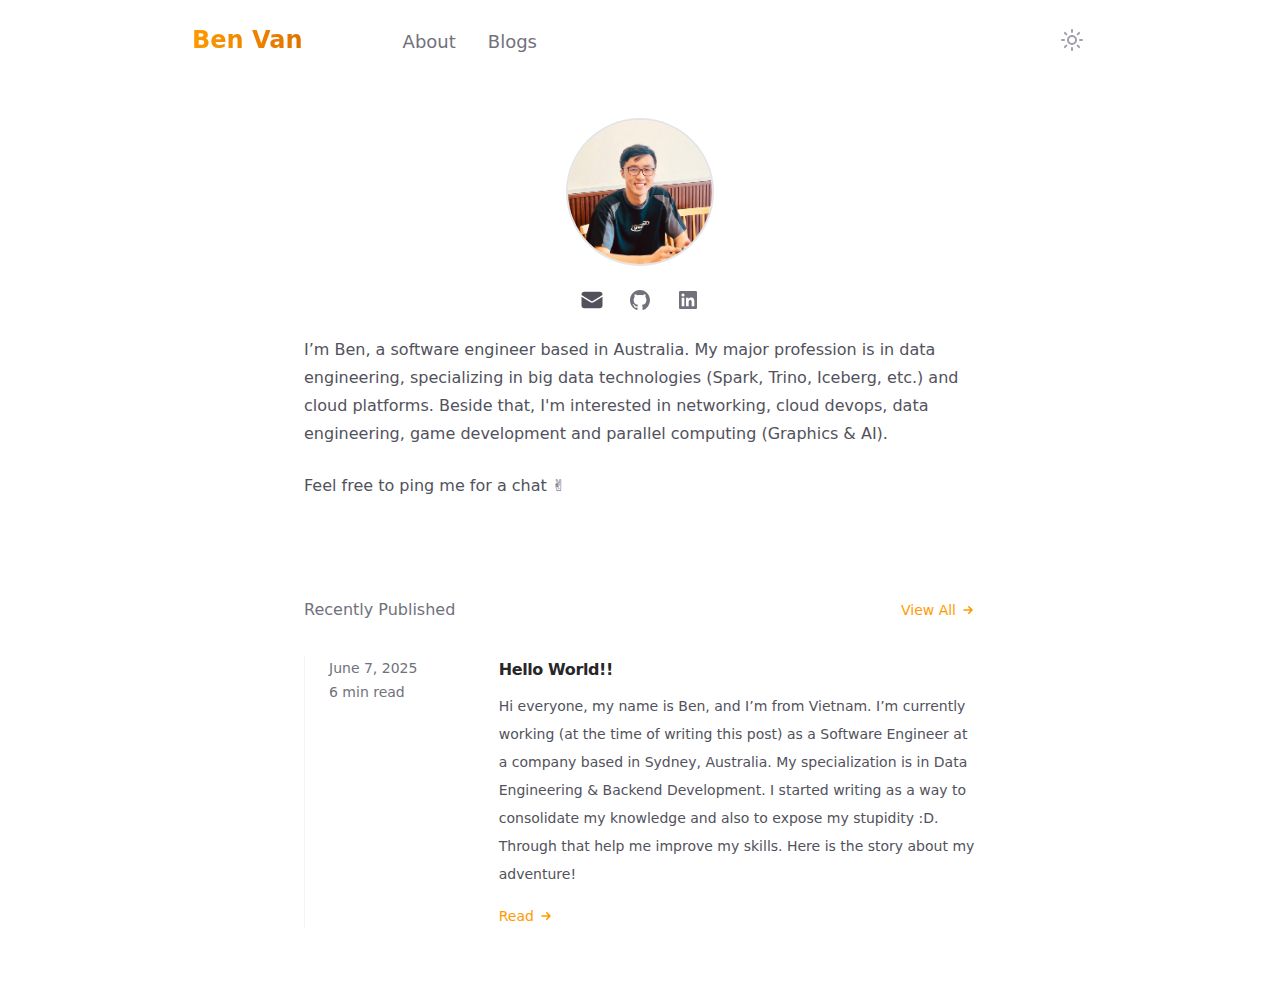
<file: index.html>
<!doctype html>
<html lang="en">
	<head>
		<meta charset="utf-8" />
		<link rel="icon" href="./favicon.ico" />
		<meta name="viewport" content="width=device-width, initial-scale=1" />
		
		<link href="./_app/immutable/assets/0.BjPAbp4M.css" rel="stylesheet">
		<link href="./_app/immutable/assets/PostsList.tVturszy.css" rel="stylesheet">
		<link rel="modulepreload" href="./_app/immutable/entry/start.DOKVqf5i.js">
		<link rel="modulepreload" href="./_app/immutable/chunks/XjVynjX_.js">
		<link rel="modulepreload" href="./_app/immutable/chunks/DvDjvP1N.js">
		<link rel="modulepreload" href="./_app/immutable/chunks/BijH41Pn.js">
		<link rel="modulepreload" href="./_app/immutable/entry/app.CWbwYiSO.js">
		<link rel="modulepreload" href="./_app/immutable/chunks/D2gFui-Z.js">
		<link rel="modulepreload" href="./_app/immutable/chunks/DGB6uwgx.js">
		<link rel="modulepreload" href="./_app/immutable/chunks/DOjAhL_S.js">
		<link rel="modulepreload" href="./_app/immutable/chunks/BVlIM4rF.js">
		<link rel="modulepreload" href="./_app/immutable/chunks/B73ObRao.js">
		<link rel="modulepreload" href="./_app/immutable/nodes/0.DQaS96RC.js">
		<link rel="modulepreload" href="./_app/immutable/chunks/BT6B5L_f.js">
		<link rel="modulepreload" href="./_app/immutable/chunks/rxtPQ-g7.js">
		<link rel="modulepreload" href="./_app/immutable/chunks/C2OuVmU2.js">
		<link rel="modulepreload" href="./_app/immutable/nodes/2.B-zeDVjh.js">
		<link rel="modulepreload" href="./_app/immutable/chunks/rCmGVn_W.js">
		<link rel="modulepreload" href="./_app/immutable/chunks/CKglk6zZ.js">
		<link rel="modulepreload" href="./_app/immutable/chunks/BuguUUhN.js">
		<link rel="modulepreload" href="./_app/immutable/chunks/Cm-Q29nE.js">
		<link rel="modulepreload" href="./_app/immutable/chunks/Dxqpejno.js">
		<link rel="modulepreload" href="./_app/immutable/chunks/BBEih3QK.js"><!--[--><meta name="description" content="I’m Ben, a software engineer based in Australia.
My major profession is in data engineering, specializing in big data technologies (Spark, Trino, Iceberg, etc.) and cloud platforms.
Beside that, I'm interested in networking, cloud devops, data engineering, game development and parallel computing (Graphics &amp; AI)."><!--]--><title>Ben Van</title>
		<script>
			let darkModeMediaQuery = window.matchMedia('(prefers-color-scheme: dark)');

			updateMode();
			darkModeMediaQuery.addEventListener('change', updateModeWithoutTransitions);
			window.addEventListener('storage', updateModeWithoutTransitions);

			function updateMode() {
				let isSystemDarkMode = darkModeMediaQuery.matches;
				let isDarkMode =
					window.localStorage.isDarkMode === 'true' ||
					(!('isDarkMode' in window.localStorage) && isSystemDarkMode);

				if (isDarkMode) {
					document.documentElement.classList.add('dark');
				} else {
					document.documentElement.classList.remove('dark');
				}

				if (isDarkMode === isSystemDarkMode) {
					delete window.localStorage.isDarkMode;
				}
			}

			function disableTransitionsTemporarily() {
				document.documentElement.classList.add('**:transition-none!');
				window.setTimeout(() => {
					document.documentElement.classList.remove('**:transition-none!');
				}, 0);
			}

			function updateModeWithoutTransitions() {
				disableTransitionsTemporarily();
				updateMode();
			}
		</script>
	</head>
	<body
		class="h-full bg-white text-zinc-600 dark:bg-zinc-900 dark:text-zinc-400"
		data-sveltekit-preload-data="hover"
	>
		<div><!--[--><!--[--><!----><div class="flex min-h-screen flex-col"><div class="flex w-full flex-grow flex-col px-4 py-2"><header class="mx-auto flex w-full max-w-4xl items-center justify-between py-4 lg:pb-8"><a class="bg-gradient-to-r from-amber-500 to-amber-600 bg-clip-text text-lg font-bold !text-transparent sm:text-2xl dark:to-amber-400" href="/">Ben Van</a> <nav class="ml-15 flex flex-grow gap-8 self-end text-sm font-medium sm:ml-25 sm:text-lg"><a href="/about" class="text-zinc-500 hover:text-zinc-900 dark:text-zinc-400 dark:hover:text-white">About</a> <a href="/posts" class="text-zinc-500 hover:text-zinc-900 dark:text-zinc-400 dark:hover:text-white">Blogs</a></nav> <button type="button" role="switch" aria-label="Toggle Dark Mode" aria-checked="true" class="h-5 w-5 sm:h-8 sm:w-8 sm:p-1"><svg xmlns="http://www.w3.org/2000/svg" width="24" height="24" viewBox="0 0 24 24" fill="none" stroke="currentColor" stroke-width="2" stroke-linecap="round" stroke-linejoin="round" class="lucide-icon lucide lucide-moon hidden text-zinc-500 dark:block"><!--[--><!----><path d="M12 3a6 6 0 0 0 9 9 9 9 0 1 1-9-9Z"><!----></path><!----><!--]--><!----><!----></svg><!----> <svg xmlns="http://www.w3.org/2000/svg" width="24" height="24" viewBox="0 0 24 24" fill="none" stroke="currentColor" stroke-width="2" stroke-linecap="round" stroke-linejoin="round" class="lucide-icon lucide lucide-sun block text-zinc-400 dark:hidden"><!--[--><!----><circle cx="12" cy="12" r="4"><!----></circle><!----><!----><path d="M12 2v2"><!----></path><!----><!----><path d="M12 20v2"><!----></path><!----><!----><path d="m4.93 4.93 1.41 1.41"><!----></path><!----><!----><path d="m17.66 17.66 1.41 1.41"><!----></path><!----><!----><path d="M2 12h2"><!----></path><!----><!----><path d="M20 12h2"><!----></path><!----><!----><path d="m6.34 17.66-1.41 1.41"><!----></path><!----><!----><path d="m19.07 4.93-1.41 1.41"><!----></path><!----><!--]--><!----><!----></svg><!----></button></header> <main class="mx-auto flex w-full flex-grow flex-col max-w-2xl"><!----><div class="flex grow flex-col gap-8 pb-16"><section class="flex flex-col items-center gap-16 pt-8 pb-16"><div class="flex w-full flex-col items-center gap-6 rounded-lg"><img src="/avatar.jpg" alt="Ben Van" class="mx-auto h-36 w-36 rounded-full ring-2 ring-zinc-200 dark:ring-zinc-700"> <div class="flex gap-6"><!--[--><a class="group" aria-label="Send an email" href="mailto:anh.vdq@gmail.com" data-svelte-h="svelte-ptef6p"><svg xmlns="http://www.w3.org/2000/svg" viewBox="0 0 24 24" fill="currentColor" class="text-primary fill-primary group-hover:fill-primary-light h-6 w-6 transition"><path d="M1.5 8.67v8.58a3 3 0 0 0 3 3h15a3 3 0 0 0 3-3V8.67l-8.928 5.493a3 3 0 0 1-3.144 0L1.5 8.67Z"></path><path d="M22.5 6.908V6.75a3 3 0 0 0-3-3h-15a3 3 0 0 0-3 3v.158l9.714 5.978a1.5 1.5 0 0 0 1.572 0L22.5 6.908Z"></path></svg></a><!--]--> <!--[!--><!--]--> <!--[!--><!--]--> <!--[--><a href="https://github.com/anhvdq" class="group" aria-label="Follow on GitHub"><svg viewBox="0 0 24 24" aria-hidden="true" class="h-6 w-6 fill-zinc-500 transition group-hover:fill-zinc-600 dark:fill-zinc-400 dark:group-hover:fill-zinc-300"><path fill-rule="evenodd" clip-rule="evenodd" d="M12 2C6.475 2 2 6.588 2 12.253c0 4.537 2.862 8.369 6.838 9.727.5.09.687-.218.687-.487 0-.243-.013-1.05-.013-1.91C7 20.059 6.35 18.957 6.15 18.38c-.113-.295-.6-1.205-1.025-1.448-.35-.192-.85-.667-.013-.68.788-.012 1.35.744 1.538 1.051.9 1.551 2.338 1.116 2.912.846.088-.666.35-1.115.638-1.371-2.225-.256-4.55-1.14-4.55-5.062 0-1.115.387-2.038 1.025-2.756-.1-.256-.45-1.307.1-2.717 0 0 .837-.269 2.75 1.051.8-.23 1.65-.346 2.5-.346.85 0 1.7.115 2.5.346 1.912-1.333 2.75-1.05 2.75-1.05.55 1.409.2 2.46.1 2.716.637.718 1.025 1.628 1.025 2.756 0 3.934-2.337 4.806-4.562 5.062.362.32.675.936.675 1.897 0 1.371-.013 2.473-.013 2.82 0 .268.188.589.688.486a10.039 10.039 0 0 0 4.932-3.74A10.447 10.447 0 0 0 22 12.253C22 6.588 17.525 2 12 2Z"></path></svg></a><!--]--> <!--[--><a href="https://linkedin.com/anhvdq" class="group" aria-label="Follow on LinkedIn"><svg viewBox="0 0 24 24" class="h-6 w-6 fill-zinc-500 transition group-hover:fill-zinc-600 dark:fill-zinc-400 dark:group-hover:fill-zinc-300"><path d="M18.335 18.339H15.67v-4.177c0-.996-.02-2.278-1.39-2.278-1.389 0-1.601 1.084-1.601 2.205v4.25h-2.666V9.75h2.56v1.17h.035c.358-.674 1.228-1.387 2.528-1.387 2.7 0 3.2 1.778 3.2 4.091v4.715zM7.003 8.575a1.546 1.546 0 01-1.548-1.549 1.548 1.548 0 111.547 1.549zm1.336 9.764H5.666V9.75H8.34v8.589zM19.67 3H4.329C3.593 3 3 3.58 3 4.297v15.406C3 20.42 3.594 21 4.328 21h15.338C20.4 21 21 20.42 21 19.703V4.297C21 3.58 20.4 3 19.666 3h.003z"></path></svg></a><!--]--><!----></div> <p class="text-base text-zinc-600 dark:text-zinc-400">I’m Ben, a software engineer based in Australia.
My major profession is in data engineering, specializing in big data technologies (Spark, Trino, Iceberg, etc.) and cloud platforms.
Beside that, I'm interested in networking, cloud devops, data engineering, game development and parallel computing (Graphics &amp; AI).</p> <p class="w-full text-base text-zinc-600 dark:text-zinc-400">Feel free to ping me for a chat ✌</p></div></section> <section class="w-full"><div class="mb-8 flex items-center justify-between gap-4"><h2 class="text-sm font-medium text-zinc-500 sm:text-base dark:text-zinc-400">Recently Published</h2> <a href="/posts" class="flex items-center gap-1 text-sm font-medium text-amber-500">View All <svg xmlns="http://www.w3.org/2000/svg" viewBox="0 0 20 20" fill="currentColor" class="h-4 w-4"><path fill-rule="evenodd" d="M10.293 5.293a1 1 0 011.414 0l4 4a1 1 0 010 1.414l-4 4a1 1 0 01-1.414-1.414L12.586 11H5a1 1 0 110-2h7.586l-2.293-2.293a1 1 0 010-1.414z" clip-rule="evenodd"></path></svg><!----></a></div> <div class="flex flex-col gap-16 md:border-l md:border-zinc-100 md:pl-6 md:dark:border-zinc-700/40"><!--[--><article class="grid grid-cols-4 items-start gap-8"><div class="relative z-10 order-first mb-3 flex text-zinc-500 dark:text-zinc-400 hidden flex-col text-sm md:flex"><!--[!--><!--]--> <div class="flex flex-col"><time datetime="2025-06-07">June 7, 2025</time> <!--[!--><!--]--> <span>6 min read</span></div></div><!----> <div class="col-span-4 md:col-span-3"><!----><div class="group relative flex flex-col items-start " data-sveltekit-prefetch="true"><!----><!----><!----><div class="relative z-10 order-first mb-3 flex text-zinc-500 dark:text-zinc-400 md:hidden pl-3.5"><!--[--><span class="absolute inset-y-0 left-0 flex items-center py-1" aria-hidden="true"><span class="h-full w-0.5 rounded-full bg-zinc-200 dark:bg-zinc-500"></span></span><!--]--> <div class="flex"><time datetime="2025-06-07">June 7, 2025</time> <!--[--><span class="mx-1">•</span><!--]--> <span>6 min read</span></div></div><!----><!----><!----> <!--[--><div class="text-base font-semibold tracking-tight text-zinc-800 dark:text-zinc-100"><!--[--><div class="absolute -inset-x-4 -inset-y-6 z-0 scale-95 bg-zinc-50 opacity-0 transition group-hover:scale-100 group-hover:opacity-100 sm:-inset-x-6 sm:rounded-2xl dark:bg-zinc-800/50"></div> <a href="/posts/p/hello-world" data-sveltekit-prefetch=""><span class="absolute -inset-x-4 -inset-y-6 z-20 sm:-inset-x-6 sm:rounded-2xl"></span> <span class="relative z-10"><!----><!---->Hello World!!<!----><!----></span></a><!--]--></div><!--]--> <!--[--><div class="relative z-10 flex-1 text-sm text-zinc-600 dark:text-zinc-400 mt-2"><!----><div slot="description" class="prose dark:prose-invert svelte-7tatvg"><!----><p>Hi everyone, my name is Ben, and I’m from Vietnam. I’m currently working (at the time of writing this post) as a Software Engineer at a company based in Sydney, Australia. My specialization is in Data Engineering &amp; Backend Development. I started writing as a way to consolidate my knowledge and also to expose my stupidity :D. Through that help me improve my skills.
Here is the story about my adventure!</p><!----></div><!----></div><!--]--> <!--[--><div aria-hidden="true" class="relative z-10 mt-4 flex items-center"><!----><div slot="actions"><div class="flex items-center text-amber-500"><span class="text-sm font-medium">Read</span> <svg xmlns="http://www.w3.org/2000/svg" viewBox="0 0 20 20" fill="currentColor" class="ml-1 h-4 w-4"><path fill-rule="evenodd" d="M10.293 5.293a1 1 0 011.414 0l4 4a1 1 0 010 1.414l-4 4a1 1 0 01-1.414-1.414L12.586 11H5a1 1 0 110-2h7.586l-2.293-2.293a1 1 0 010-1.414z" clip-rule="evenodd"></path></svg><!----></div></div><!----></div><!--]--><!----></div><!----><!----></div></article><!--]--></div><!----></section></div><!----><!----></main></div></div><!----><!--]--> <!--[!--><!--]--><!--]-->
			
			<script>
				{
					__sveltekit_1ey1qih = {
						base: new URL(".", location).pathname.slice(0, -1)
					};

					const element = document.currentScript.parentElement;

					Promise.all([
						import("./_app/immutable/entry/start.DOKVqf5i.js"),
						import("./_app/immutable/entry/app.CWbwYiSO.js")
					]).then(([kit, app]) => {
						kit.start(app, element, {
							node_ids: [0, 2],
							data: [null,{type:"data",data:{posts:[{title:"Hello World!!",date:"2025-06-07",tags:"general",headings:[{depth:2,value:"The journey begins",id:"the-journey-begins"},{depth:2,value:"The movement",id:"the-movement"},{depth:2,value:"The big jump",id:"the-big-jump"},{depth:2,value:"What’s next?",id:"whats-next"},{depth:2,value:"References",id:"references"}],slug:"hello-world",isIndexFile:false,preview:{html:"\u003Cp>Hi everyone, my name is Ben, and I’m from Vietnam. I’m currently working (at the time of writing this post) as a Software Engineer at a company based in Sydney, Australia. My specialization is in Data Engineering &amp; Backend Development. I started writing as a way to consolidate my knowledge and also to expose my stupidity :D. Through that help me improve my skills.\nHere is the story about my adventure!\u003C/p>",text:"Hi everyone, my name is Ben, and I’m from Vietnam. I’m currently working (at the time of writing this post) as a Software Engineer at a company based in Sydney, Australia. My specialization is in Data Engineering & Backend Development. I started writing as a way to consolidate my knowledge and also to expose my stupidity :D. Through that help me improve my skills.\nHere is the story about my adventure!"},readingTime:"6 min read",next:void 0,previous:void 0}]},uses:{}}],
							form: null,
							error: null
						});
					});
				}
			</script>
		</div>
	</body>
</html>
</file>
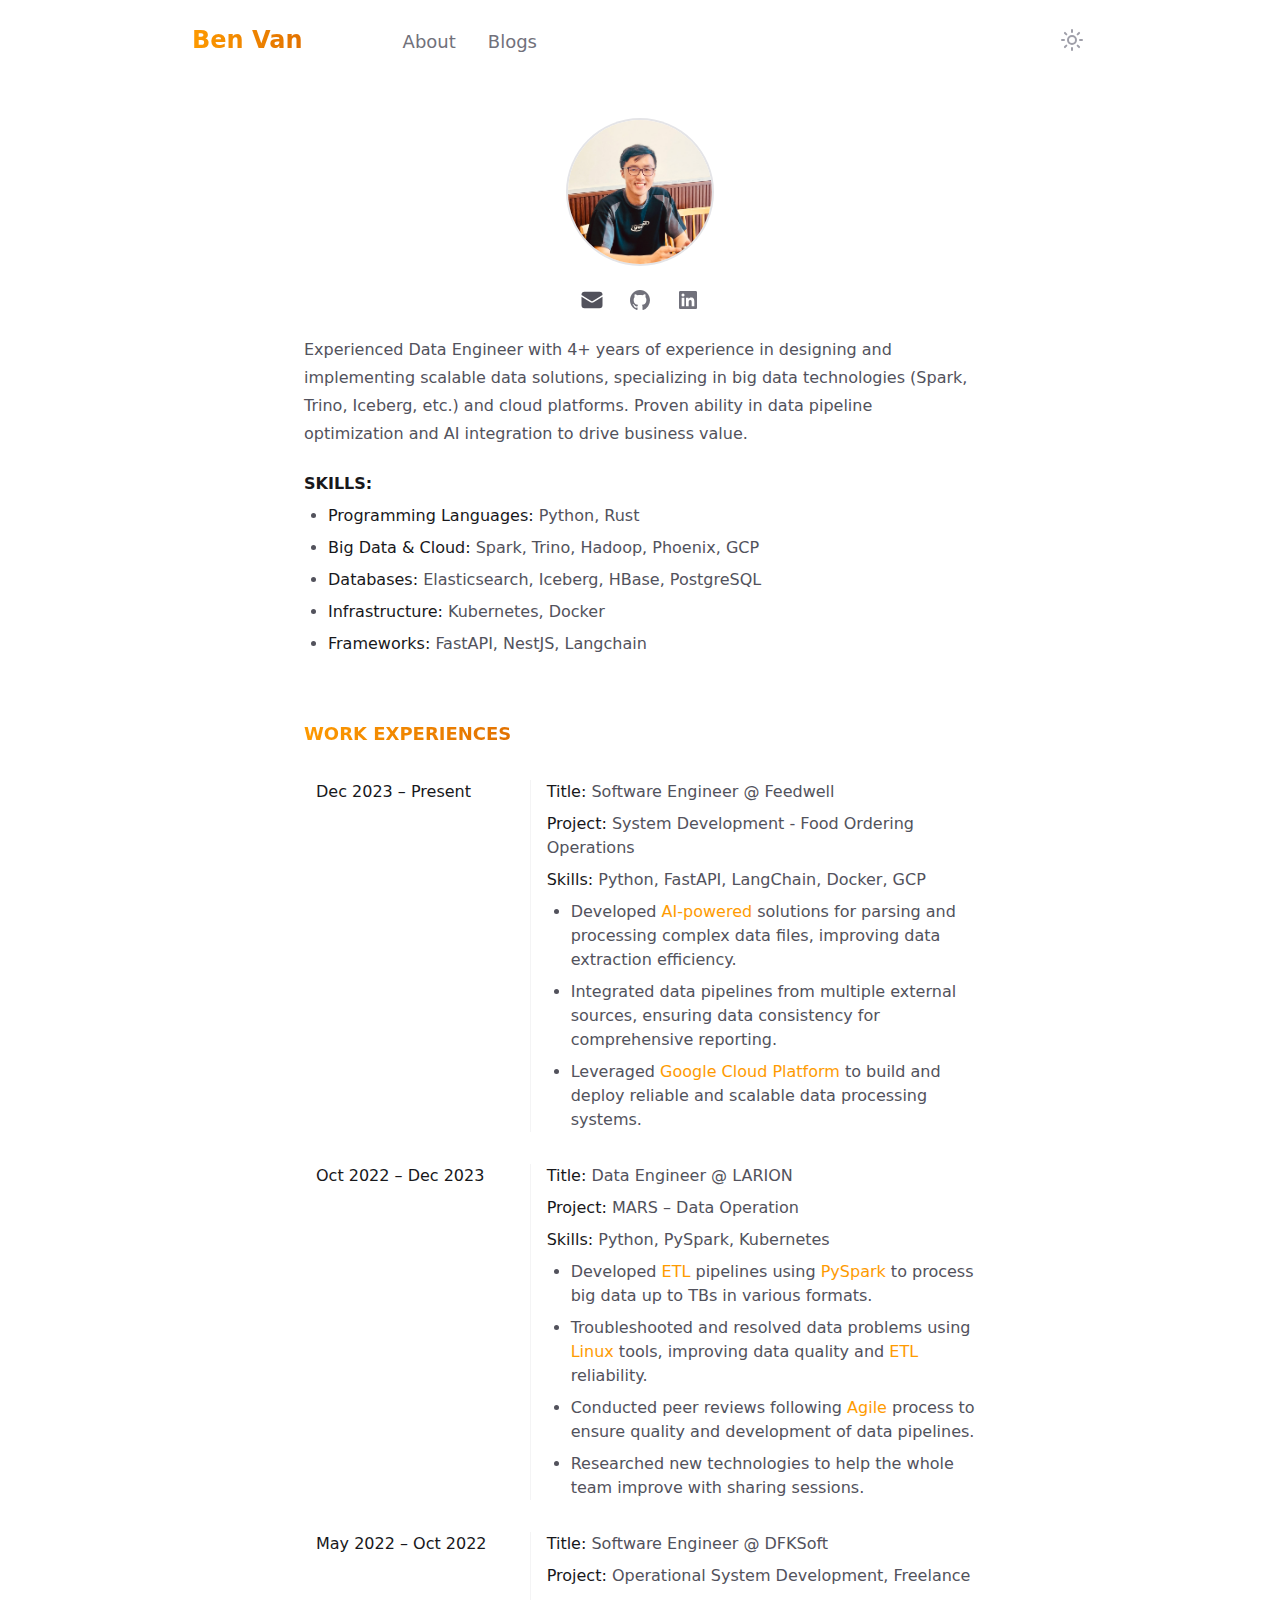
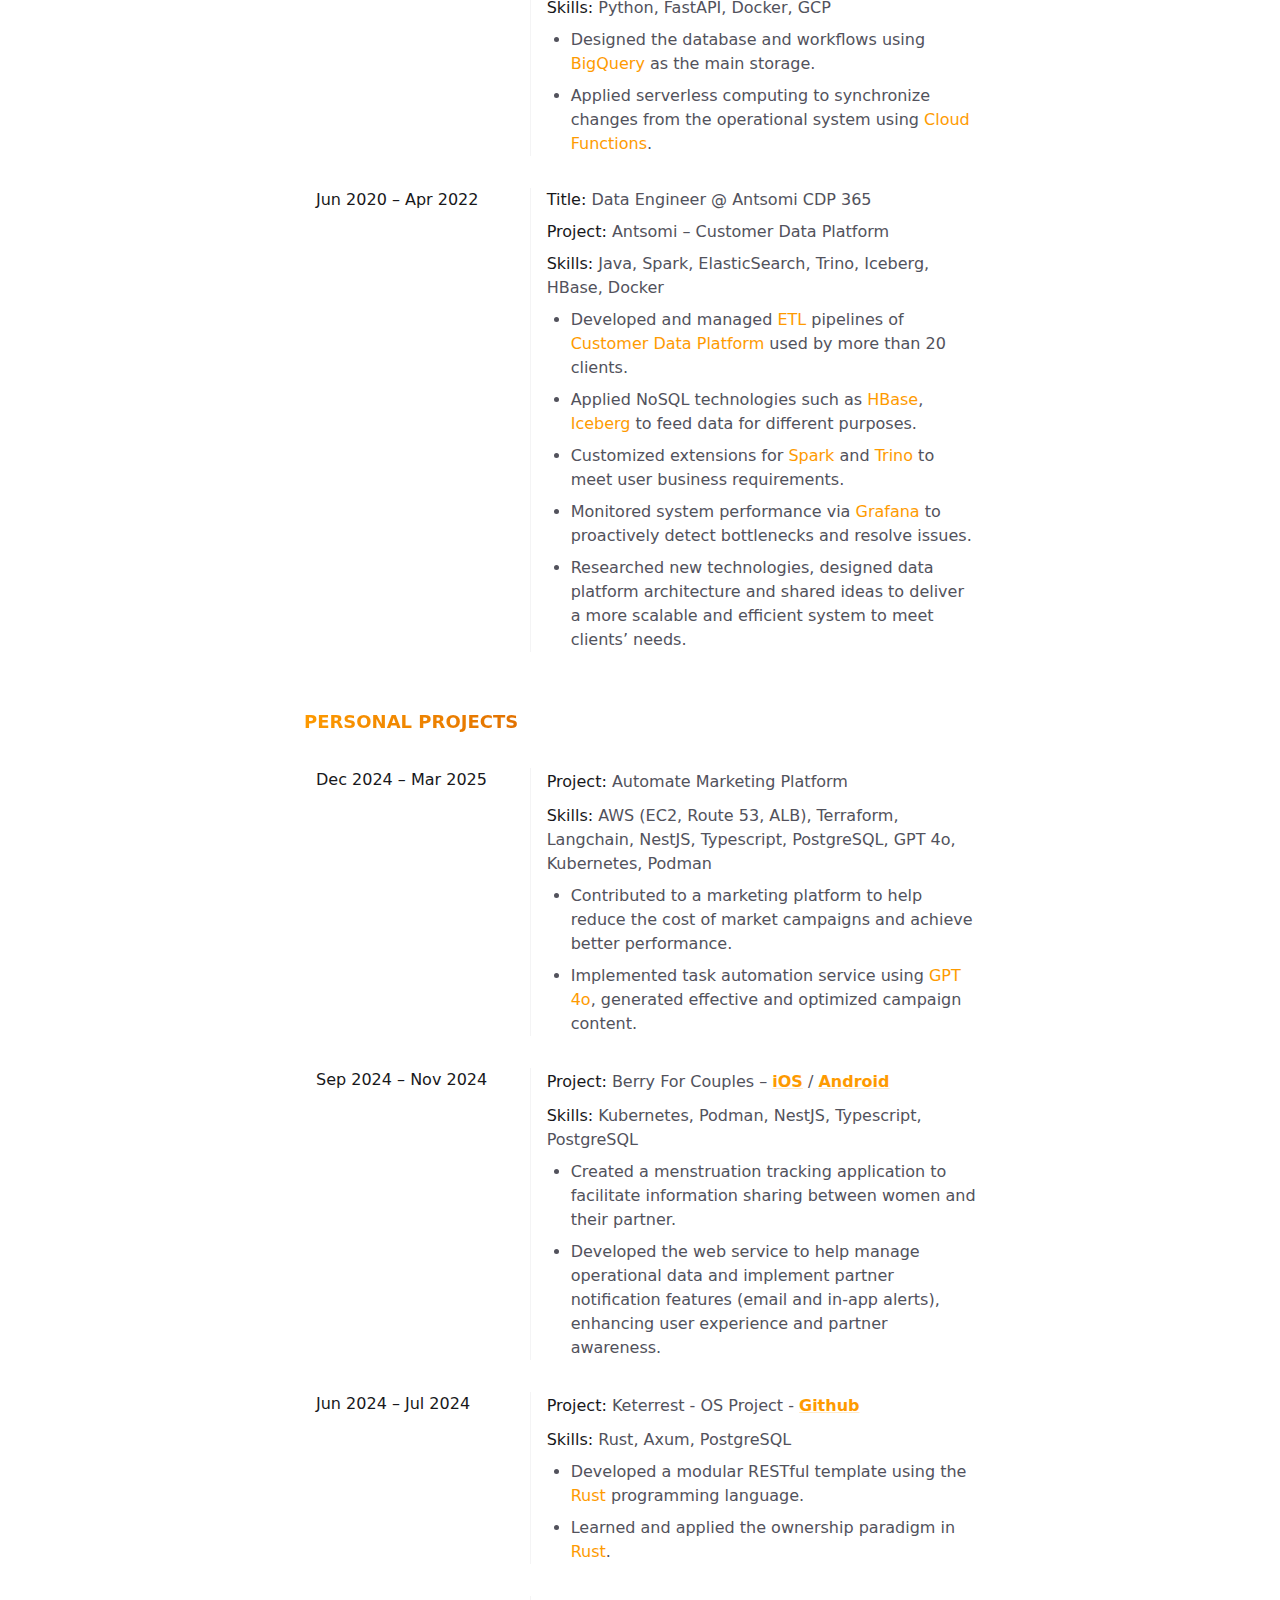
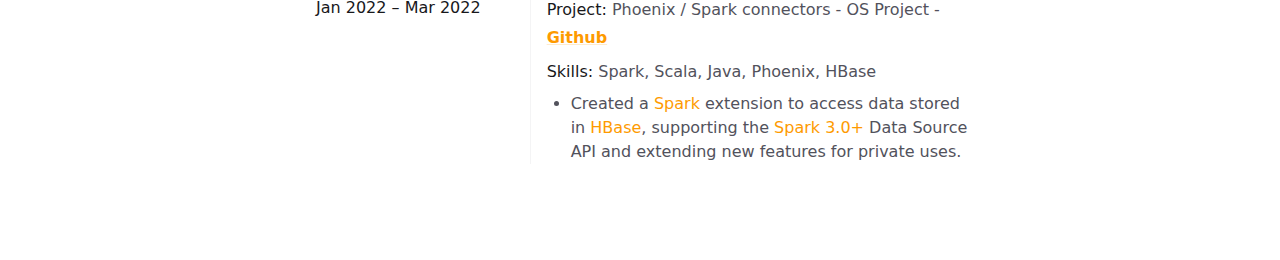
<file: about.html>
<!doctype html>
<html lang="en">
	<head>
		<meta charset="utf-8" />
		<link rel="icon" href="./favicon.ico" />
		<meta name="viewport" content="width=device-width, initial-scale=1" />
		
		<link href="./_app/immutable/assets/0.BjPAbp4M.css" rel="stylesheet">
		<link rel="modulepreload" href="./_app/immutable/entry/start.DOKVqf5i.js">
		<link rel="modulepreload" href="./_app/immutable/chunks/XjVynjX_.js">
		<link rel="modulepreload" href="./_app/immutable/chunks/DvDjvP1N.js">
		<link rel="modulepreload" href="./_app/immutable/chunks/BijH41Pn.js">
		<link rel="modulepreload" href="./_app/immutable/entry/app.CWbwYiSO.js">
		<link rel="modulepreload" href="./_app/immutable/chunks/D2gFui-Z.js">
		<link rel="modulepreload" href="./_app/immutable/chunks/DGB6uwgx.js">
		<link rel="modulepreload" href="./_app/immutable/chunks/DOjAhL_S.js">
		<link rel="modulepreload" href="./_app/immutable/chunks/BVlIM4rF.js">
		<link rel="modulepreload" href="./_app/immutable/chunks/B73ObRao.js">
		<link rel="modulepreload" href="./_app/immutable/nodes/0.DQaS96RC.js">
		<link rel="modulepreload" href="./_app/immutable/chunks/BT6B5L_f.js">
		<link rel="modulepreload" href="./_app/immutable/chunks/rxtPQ-g7.js">
		<link rel="modulepreload" href="./_app/immutable/chunks/C2OuVmU2.js">
		<link rel="modulepreload" href="./_app/immutable/nodes/3.JWFAm1ta.js">
		<link rel="modulepreload" href="./_app/immutable/chunks/CKglk6zZ.js">
		<link rel="modulepreload" href="./_app/immutable/chunks/Dxqpejno.js">
		<link rel="modulepreload" href="./_app/immutable/chunks/BBEih3QK.js"><!--[--><meta name="description" content="I’m Ben, a software engineer based in Australia.
My major profession is in data engineering, specializing in big data technologies (Spark, Trino, Iceberg, etc.) and cloud platforms.
Beside that, I'm interested in networking, cloud devops, data engineering, game development and parallel computing (Graphics &amp; AI)."><!--]--><title>Ben Van</title>
		<script>
			let darkModeMediaQuery = window.matchMedia('(prefers-color-scheme: dark)');

			updateMode();
			darkModeMediaQuery.addEventListener('change', updateModeWithoutTransitions);
			window.addEventListener('storage', updateModeWithoutTransitions);

			function updateMode() {
				let isSystemDarkMode = darkModeMediaQuery.matches;
				let isDarkMode =
					window.localStorage.isDarkMode === 'true' ||
					(!('isDarkMode' in window.localStorage) && isSystemDarkMode);

				if (isDarkMode) {
					document.documentElement.classList.add('dark');
				} else {
					document.documentElement.classList.remove('dark');
				}

				if (isDarkMode === isSystemDarkMode) {
					delete window.localStorage.isDarkMode;
				}
			}

			function disableTransitionsTemporarily() {
				document.documentElement.classList.add('**:transition-none!');
				window.setTimeout(() => {
					document.documentElement.classList.remove('**:transition-none!');
				}, 0);
			}

			function updateModeWithoutTransitions() {
				disableTransitionsTemporarily();
				updateMode();
			}
		</script>
	</head>
	<body
		class="h-full bg-white text-zinc-600 dark:bg-zinc-900 dark:text-zinc-400"
		data-sveltekit-preload-data="hover"
	>
		<div><!--[--><!--[--><!----><div class="flex min-h-screen flex-col"><div class="flex w-full flex-grow flex-col px-4 py-2"><header class="mx-auto flex w-full max-w-4xl items-center justify-between py-4 lg:pb-8"><a class="bg-gradient-to-r from-amber-500 to-amber-600 bg-clip-text text-lg font-bold !text-transparent sm:text-2xl dark:to-amber-400" href="/">Ben Van</a> <nav class="ml-15 flex flex-grow gap-8 self-end text-sm font-medium sm:ml-25 sm:text-lg"><a href="/about" class="text-zinc-500 hover:text-zinc-900 dark:text-zinc-400 dark:hover:text-white">About</a> <a href="/posts" class="text-zinc-500 hover:text-zinc-900 dark:text-zinc-400 dark:hover:text-white">Blogs</a></nav> <button type="button" role="switch" aria-label="Toggle Dark Mode" aria-checked="true" class="h-5 w-5 sm:h-8 sm:w-8 sm:p-1"><svg xmlns="http://www.w3.org/2000/svg" width="24" height="24" viewBox="0 0 24 24" fill="none" stroke="currentColor" stroke-width="2" stroke-linecap="round" stroke-linejoin="round" class="lucide-icon lucide lucide-moon hidden text-zinc-500 dark:block"><!--[--><!----><path d="M12 3a6 6 0 0 0 9 9 9 9 0 1 1-9-9Z"><!----></path><!----><!--]--><!----><!----></svg><!----> <svg xmlns="http://www.w3.org/2000/svg" width="24" height="24" viewBox="0 0 24 24" fill="none" stroke="currentColor" stroke-width="2" stroke-linecap="round" stroke-linejoin="round" class="lucide-icon lucide lucide-sun block text-zinc-400 dark:hidden"><!--[--><!----><circle cx="12" cy="12" r="4"><!----></circle><!----><!----><path d="M12 2v2"><!----></path><!----><!----><path d="M12 20v2"><!----></path><!----><!----><path d="m4.93 4.93 1.41 1.41"><!----></path><!----><!----><path d="m17.66 17.66 1.41 1.41"><!----></path><!----><!----><path d="M2 12h2"><!----></path><!----><!----><path d="M20 12h2"><!----></path><!----><!----><path d="m6.34 17.66-1.41 1.41"><!----></path><!----><!----><path d="m19.07 4.93-1.41 1.41"><!----></path><!----><!--]--><!----><!----></svg><!----></button></header> <main class="mx-auto flex w-full flex-grow flex-col max-w-2xl"><!----><div class="flex grow flex-col gap-8 pb-16"><section class="flex flex-col items-center gap-16 pt-8 pb-8"><div class="flex w-full flex-col items-center gap-6 rounded-lg"><img src="/avatar.jpg" alt="Ben Van" class="mx-auto h-36 w-36 rounded-full ring-2 ring-zinc-200 dark:ring-zinc-700"> <div class="flex gap-6"><!--[--><a class="group" aria-label="Send an email" href="mailto:anh.vdq@gmail.com" data-svelte-h="svelte-ptef6p"><svg xmlns="http://www.w3.org/2000/svg" viewBox="0 0 24 24" fill="currentColor" class="text-primary fill-primary group-hover:fill-primary-light h-6 w-6 transition"><path d="M1.5 8.67v8.58a3 3 0 0 0 3 3h15a3 3 0 0 0 3-3V8.67l-8.928 5.493a3 3 0 0 1-3.144 0L1.5 8.67Z"></path><path d="M22.5 6.908V6.75a3 3 0 0 0-3-3h-15a3 3 0 0 0-3 3v.158l9.714 5.978a1.5 1.5 0 0 0 1.572 0L22.5 6.908Z"></path></svg></a><!--]--> <!--[!--><!--]--> <!--[!--><!--]--> <!--[--><a href="https://github.com/anhvdq" class="group" aria-label="Follow on GitHub"><svg viewBox="0 0 24 24" aria-hidden="true" class="h-6 w-6 fill-zinc-500 transition group-hover:fill-zinc-600 dark:fill-zinc-400 dark:group-hover:fill-zinc-300"><path fill-rule="evenodd" clip-rule="evenodd" d="M12 2C6.475 2 2 6.588 2 12.253c0 4.537 2.862 8.369 6.838 9.727.5.09.687-.218.687-.487 0-.243-.013-1.05-.013-1.91C7 20.059 6.35 18.957 6.15 18.38c-.113-.295-.6-1.205-1.025-1.448-.35-.192-.85-.667-.013-.68.788-.012 1.35.744 1.538 1.051.9 1.551 2.338 1.116 2.912.846.088-.666.35-1.115.638-1.371-2.225-.256-4.55-1.14-4.55-5.062 0-1.115.387-2.038 1.025-2.756-.1-.256-.45-1.307.1-2.717 0 0 .837-.269 2.75 1.051.8-.23 1.65-.346 2.5-.346.85 0 1.7.115 2.5.346 1.912-1.333 2.75-1.05 2.75-1.05.55 1.409.2 2.46.1 2.716.637.718 1.025 1.628 1.025 2.756 0 3.934-2.337 4.806-4.562 5.062.362.32.675.936.675 1.897 0 1.371-.013 2.473-.013 2.82 0 .268.188.589.688.486a10.039 10.039 0 0 0 4.932-3.74A10.447 10.447 0 0 0 22 12.253C22 6.588 17.525 2 12 2Z"></path></svg></a><!--]--> <!--[--><a href="https://linkedin.com/anhvdq" class="group" aria-label="Follow on LinkedIn"><svg viewBox="0 0 24 24" class="h-6 w-6 fill-zinc-500 transition group-hover:fill-zinc-600 dark:fill-zinc-400 dark:group-hover:fill-zinc-300"><path d="M18.335 18.339H15.67v-4.177c0-.996-.02-2.278-1.39-2.278-1.389 0-1.601 1.084-1.601 2.205v4.25h-2.666V9.75h2.56v1.17h.035c.358-.674 1.228-1.387 2.528-1.387 2.7 0 3.2 1.778 3.2 4.091v4.715zM7.003 8.575a1.546 1.546 0 01-1.548-1.549 1.548 1.548 0 111.547 1.549zm1.336 9.764H5.666V9.75H8.34v8.589zM19.67 3H4.329C3.593 3 3 3.58 3 4.297v15.406C3 20.42 3.594 21 4.328 21h15.338C20.4 21 21 20.42 21 19.703V4.297C21 3.58 20.4 3 19.666 3h.003z"></path></svg></a><!--]--><!----></div> <p class="text-base text-zinc-600 dark:text-zinc-400">Experienced Data Engineer with 4+ years of experience in designing and implementing scalable
				data solutions, specializing in big data technologies (Spark, Trino, Iceberg, etc.) and
				cloud platforms. Proven ability in data pipeline optimization and AI integration to drive
				business value.</p> <div class="flex w-full flex-col gap-2"><span class="font-bold text-zinc-900 uppercase dark:text-zinc-200">Skills:</span> <ul class="ml-6 flex list-disc flex-col gap-2"><li><span class="font-medium text-zinc-900 dark:text-zinc-200">Programming Languages:</span> Python, Rust</li> <li><span class="font-medium text-zinc-900 dark:text-zinc-200">Big Data &amp; Cloud:</span> Spark, Trino, Hadoop, Phoenix, GCP</li> <li><span class="font-medium text-zinc-900 dark:text-zinc-200">Databases:</span> Elasticsearch, Iceberg, HBase, PostgreSQL</li> <li><span class="font-medium text-zinc-900 dark:text-zinc-200">Infrastructure:</span> Kubernetes, Docker</li> <li><span class="font-medium text-zinc-900 dark:text-zinc-200">Frameworks:</span> FastAPI, NestJS, Langchain</li></ul></div></div></section> <section class="w-full pb-6"><div class="mb-8 flex items-center justify-between gap-4"><h2 class="bg-gradient-to-r from-amber-500 to-amber-600 bg-clip-text text-base font-bold !text-transparent uppercase sm:text-lg dark:to-amber-400">Work Experiences</h2></div> <div class="flex flex-col gap-8 md:pl-3"><!--[--><div class="grid grid-cols-1 gap-4 md:grid-cols-[1fr_2fr]"><div class="font-medium text-zinc-900 md:border-r md:border-zinc-100 dark:text-zinc-200 md:dark:border-zinc-700/40">Dec 2023 – Present</div> <div class="flex flex-col gap-2"><p><span class="font-medium text-zinc-900 dark:text-zinc-200">Title:</span> Software Engineer @
							Feedwell</p> <p><span class="font-medium text-zinc-900 dark:text-zinc-200">Project:</span> System Development - Food Ordering Operations</p> <p><span class="font-medium text-zinc-900 dark:text-zinc-200">Skills:</span> Python, FastAPI, LangChain, Docker, GCP</p> <ul class="ml-6 flex list-disc flex-col gap-2"><!--[--><li><!---->Developed <span class="text-amber-500 dark:text-amber-400 font-medium">AI-powered</span> solutions for parsing and processing complex data files, improving data extraction efficiency.<!----></li><li><!---->Integrated data pipelines from multiple external sources, ensuring data consistency for comprehensive reporting.<!----></li><li><!---->Leveraged <span class="text-amber-500 dark:text-amber-400 font-medium">Google Cloud Platform</span> to build and deploy reliable and scalable data processing systems.<!----></li><!--]--></ul></div></div> <div class="block border-t border-zinc-100 md:hidden dark:border-zinc-700/40"></div><div class="grid grid-cols-1 gap-4 md:grid-cols-[1fr_2fr]"><div class="font-medium text-zinc-900 md:border-r md:border-zinc-100 dark:text-zinc-200 md:dark:border-zinc-700/40">Oct 2022 – Dec 2023</div> <div class="flex flex-col gap-2"><p><span class="font-medium text-zinc-900 dark:text-zinc-200">Title:</span> Data Engineer @
							LARION</p> <p><span class="font-medium text-zinc-900 dark:text-zinc-200">Project:</span> MARS – Data Operation</p> <p><span class="font-medium text-zinc-900 dark:text-zinc-200">Skills:</span> Python, PySpark, Kubernetes</p> <ul class="ml-6 flex list-disc flex-col gap-2"><!--[--><li><!---->Developed <span class="text-amber-500 dark:text-amber-400 font-medium">ETL</span> pipelines using <span class="text-amber-500 dark:text-amber-400 font-medium">PySpark</span> to process big data up to TBs in various formats.<!----></li><li><!---->Troubleshooted and resolved data problems using <span class="text-amber-500 dark:text-amber-400 font-medium">Linux</span> tools, improving data quality and <span class="text-amber-500 dark:text-amber-400 font-medium">ETL</span> reliability.<!----></li><li><!---->Conducted peer reviews following <span class="text-amber-500 dark:text-amber-400 font-medium">Agile</span> process to ensure quality and development of data pipelines.<!----></li><li><!---->Researched new technologies to help the whole team improve with sharing sessions.<!----></li><!--]--></ul></div></div> <div class="block border-t border-zinc-100 md:hidden dark:border-zinc-700/40"></div><div class="grid grid-cols-1 gap-4 md:grid-cols-[1fr_2fr]"><div class="font-medium text-zinc-900 md:border-r md:border-zinc-100 dark:text-zinc-200 md:dark:border-zinc-700/40">May 2022 – Oct 2022</div> <div class="flex flex-col gap-2"><p><span class="font-medium text-zinc-900 dark:text-zinc-200">Title:</span> Software Engineer @
							DFKSoft</p> <p><span class="font-medium text-zinc-900 dark:text-zinc-200">Project:</span> Operational System Development, Freelance</p> <p><span class="font-medium text-zinc-900 dark:text-zinc-200">Skills:</span> Python, FastAPI, Docker, GCP</p> <ul class="ml-6 flex list-disc flex-col gap-2"><!--[--><li><!---->Designed the database and workflows using <span class="text-amber-500 dark:text-amber-400 font-medium">BigQuery</span> as the main storage.<!----></li><li><!---->Applied serverless computing to synchronize changes from the operational system using <span class="text-amber-500 dark:text-amber-400 font-medium">Cloud Functions</span>.<!----></li><!--]--></ul></div></div> <div class="block border-t border-zinc-100 md:hidden dark:border-zinc-700/40"></div><div class="grid grid-cols-1 gap-4 md:grid-cols-[1fr_2fr]"><div class="font-medium text-zinc-900 md:border-r md:border-zinc-100 dark:text-zinc-200 md:dark:border-zinc-700/40">Jun 2020 – Apr 2022</div> <div class="flex flex-col gap-2"><p><span class="font-medium text-zinc-900 dark:text-zinc-200">Title:</span> Data Engineer @
							Antsomi CDP 365</p> <p><span class="font-medium text-zinc-900 dark:text-zinc-200">Project:</span> Antsomi – Customer Data Platform</p> <p><span class="font-medium text-zinc-900 dark:text-zinc-200">Skills:</span> Java, Spark, ElasticSearch, Trino, Iceberg, HBase, Docker</p> <ul class="ml-6 flex list-disc flex-col gap-2"><!--[--><li><!---->Developed and managed <span class="text-amber-500 dark:text-amber-400 font-medium">ETL</span> pipelines of <span class="text-amber-500 dark:text-amber-400 font-medium">Customer Data Platform</span> used by more than 20 clients.<!----></li><li><!---->Applied NoSQL technologies such as <span class="text-amber-500 dark:text-amber-400 font-medium">HBase</span>, <span class="text-amber-500 dark:text-amber-400 font-medium">Iceberg</span> to feed data for different purposes.<!----></li><li><!---->Customized extensions for <span class="text-amber-500 dark:text-amber-400 font-medium">Spark</span> and <span class="text-amber-500 dark:text-amber-400 font-medium">Trino</span> to meet user business requirements.<!----></li><li><!---->Monitored system performance via <span class="text-amber-500 dark:text-amber-400 font-medium">Grafana</span> to proactively detect bottlenecks and resolve issues.<!----></li><li><!---->Researched new technologies, designed data platform architecture and shared ideas to deliver a more scalable and efficient system to meet clients’ needs.<!----></li><!--]--></ul></div></div> <div class="block border-t border-zinc-100 md:hidden dark:border-zinc-700/40"></div><!--]--></div></section> <section class="w-full pb-6"><div class="mb-8 flex items-center justify-between gap-4"><h2 class="bg-gradient-to-r from-amber-500 to-amber-600 bg-clip-text text-base font-bold !text-transparent uppercase sm:text-lg dark:to-amber-400">Personal Projects</h2></div> <div class="flex flex-col gap-8 md:pl-3"><!--[--><div class="grid grid-cols-1 gap-4 md:grid-cols-[1fr_2fr]"><div class="font-medium text-zinc-900 md:border-r md:border-zinc-100 dark:text-zinc-200 md:dark:border-zinc-700/40">Dec 2024 – Mar 2025</div> <div class="flex flex-col gap-2"><!--[!--><!--]--> <div class="prose dark:prose-invert"><span class="font-medium text-zinc-900 dark:text-zinc-200">Project:</span> <!---->Automate Marketing Platform<!----></div> <p><span class="font-medium text-zinc-900 dark:text-zinc-200">Skills:</span> AWS (EC2, Route 53, ALB), Terraform, Langchain, NestJS, Typescript, PostgreSQL, GPT 4o, Kubernetes, Podman</p> <ul class="ml-6 flex list-disc flex-col gap-2"><!--[--><li><!---->Contributed to a marketing platform to help reduce the cost of market campaigns and achieve better performance.<!----></li><li><!---->Implemented task automation service using <span class="text-amber-500 dark:text-amber-400 font-medium">GPT 4o</span>, generated effective and optimized campaign content.<!----></li><!--]--></ul></div></div> <div class="block border-t border-zinc-100 md:hidden dark:border-zinc-700/40"></div><div class="grid grid-cols-1 gap-4 md:grid-cols-[1fr_2fr]"><div class="font-medium text-zinc-900 md:border-r md:border-zinc-100 dark:text-zinc-200 md:dark:border-zinc-700/40">Sep 2024 – Nov 2024</div> <div class="flex flex-col gap-2"><!--[!--><!--]--> <div class="prose dark:prose-invert"><span class="font-medium text-zinc-900 dark:text-zinc-200">Project:</span> <!---->Berry For Couples – <a href="https://apps.apple.com/us/app/berry/id6737428862">iOS</a> / <a href="https://play.google.com/store/apps/details?id=com.berry.berrycouples.pro&pcampaignid=web_share">Android</a><!----></div> <p><span class="font-medium text-zinc-900 dark:text-zinc-200">Skills:</span> Kubernetes, Podman, NestJS, Typescript, PostgreSQL</p> <ul class="ml-6 flex list-disc flex-col gap-2"><!--[--><li><!---->Created a menstruation tracking application to facilitate information sharing between women and their partner.<!----></li><li><!---->Developed the web service to help manage operational data and implement partner notification features (email and in-app alerts), enhancing user experience and partner awareness.<!----></li><!--]--></ul></div></div> <div class="block border-t border-zinc-100 md:hidden dark:border-zinc-700/40"></div><div class="grid grid-cols-1 gap-4 md:grid-cols-[1fr_2fr]"><div class="font-medium text-zinc-900 md:border-r md:border-zinc-100 dark:text-zinc-200 md:dark:border-zinc-700/40">Jun 2024 – Jul 2024</div> <div class="flex flex-col gap-2"><!--[!--><!--]--> <div class="prose dark:prose-invert"><span class="font-medium text-zinc-900 dark:text-zinc-200">Project:</span> <!---->Keterrest - OS Project - <a href="https://github.com/anhvdq/keterrest">Github</a><!----></div> <p><span class="font-medium text-zinc-900 dark:text-zinc-200">Skills:</span> Rust, Axum, PostgreSQL</p> <ul class="ml-6 flex list-disc flex-col gap-2"><!--[--><li><!---->Developed a modular RESTful template using the <span class="text-amber-500 dark:text-amber-400 font-medium">Rust</span> programming language.<!----></li><li><!---->Learned and applied the ownership paradigm in <span class="text-amber-500 dark:text-amber-400 font-medium">Rust</span>.<!----></li><!--]--></ul></div></div> <div class="block border-t border-zinc-100 md:hidden dark:border-zinc-700/40"></div><div class="grid grid-cols-1 gap-4 md:grid-cols-[1fr_2fr]"><div class="font-medium text-zinc-900 md:border-r md:border-zinc-100 dark:text-zinc-200 md:dark:border-zinc-700/40">Jan 2022 – Mar 2022</div> <div class="flex flex-col gap-2"><!--[!--><!--]--> <div class="prose dark:prose-invert"><span class="font-medium text-zinc-900 dark:text-zinc-200">Project:</span> <!---->Phoenix / Spark connectors - OS Project - <a href="https://github.com/anhvdq/keterrest">Github</a><!----></div> <p><span class="font-medium text-zinc-900 dark:text-zinc-200">Skills:</span> Spark, Scala, Java, Phoenix, HBase</p> <ul class="ml-6 flex list-disc flex-col gap-2"><!--[--><li><!---->Created a <span class="text-amber-500 dark:text-amber-400 font-medium">Spark</span> extension to access data stored in <span class="text-amber-500 dark:text-amber-400 font-medium">HBase</span>, supporting the <span class="text-amber-500 dark:text-amber-400 font-medium">Spark 3.0+</span> Data Source API and extending new features for private uses.<!----></li><!--]--></ul></div></div> <div class="block border-t border-zinc-100 md:hidden dark:border-zinc-700/40"></div><!--]--></div></section></div><!----><!----></main></div></div><!----><!--]--> <!--[!--><!--]--><!--]-->
			
			<script>
				{
					__sveltekit_1ey1qih = {
						base: new URL(".", location).pathname.slice(0, -1)
					};

					const element = document.currentScript.parentElement;

					Promise.all([
						import("./_app/immutable/entry/start.DOKVqf5i.js"),
						import("./_app/immutable/entry/app.CWbwYiSO.js")
					]).then(([kit, app]) => {
						kit.start(app, element, {
							node_ids: [0, 3],
							data: [null,null],
							form: null,
							error: null
						});
					});
				}
			</script>
		</div>
	</body>
</html>
</file>
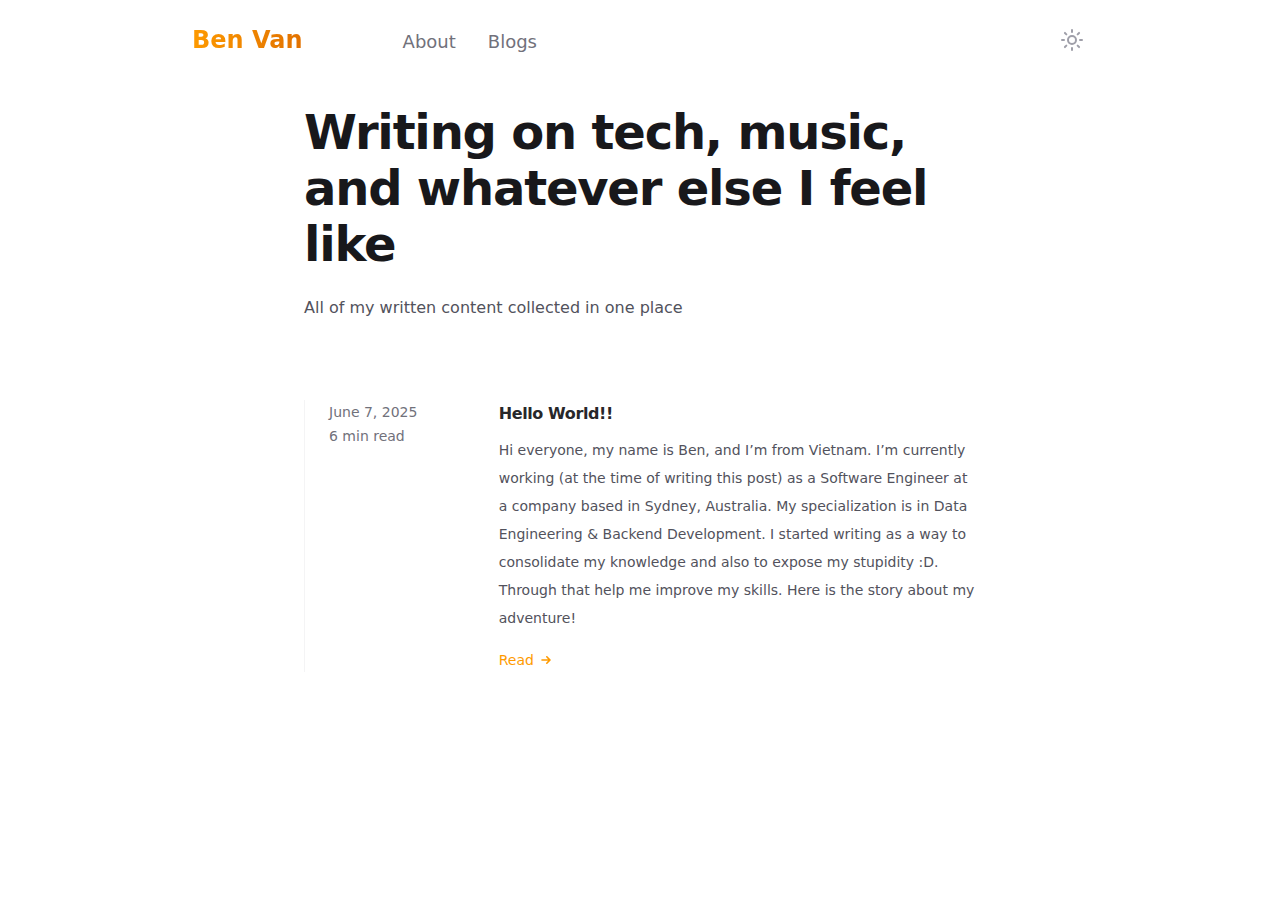
<file: posts/1.html>
<!doctype html>
<html lang="en">
	<head>
		<meta charset="utf-8" />
		<link rel="icon" href="../favicon.ico" />
		<meta name="viewport" content="width=device-width, initial-scale=1" />
		
		<link href="../_app/immutable/assets/0.BjPAbp4M.css" rel="stylesheet">
		<link href="../_app/immutable/assets/PostsList.tVturszy.css" rel="stylesheet">
		<link href="../_app/immutable/assets/5.l-LMZ-vw.css" rel="stylesheet">
		<link rel="modulepreload" href="../_app/immutable/entry/start.DOKVqf5i.js">
		<link rel="modulepreload" href="../_app/immutable/chunks/XjVynjX_.js">
		<link rel="modulepreload" href="../_app/immutable/chunks/DvDjvP1N.js">
		<link rel="modulepreload" href="../_app/immutable/chunks/BijH41Pn.js">
		<link rel="modulepreload" href="../_app/immutable/entry/app.CWbwYiSO.js">
		<link rel="modulepreload" href="../_app/immutable/chunks/D2gFui-Z.js">
		<link rel="modulepreload" href="../_app/immutable/chunks/DGB6uwgx.js">
		<link rel="modulepreload" href="../_app/immutable/chunks/DOjAhL_S.js">
		<link rel="modulepreload" href="../_app/immutable/chunks/BVlIM4rF.js">
		<link rel="modulepreload" href="../_app/immutable/chunks/B73ObRao.js">
		<link rel="modulepreload" href="../_app/immutable/nodes/0.DQaS96RC.js">
		<link rel="modulepreload" href="../_app/immutable/chunks/BT6B5L_f.js">
		<link rel="modulepreload" href="../_app/immutable/chunks/rxtPQ-g7.js">
		<link rel="modulepreload" href="../_app/immutable/chunks/C2OuVmU2.js">
		<link rel="modulepreload" href="../_app/immutable/nodes/5.DRZlU7X0.js">
		<link rel="modulepreload" href="../_app/immutable/chunks/IzqRZib-.js">
		<link rel="modulepreload" href="../_app/immutable/chunks/CKglk6zZ.js">
		<link rel="modulepreload" href="../_app/immutable/chunks/rCmGVn_W.js">
		<link rel="modulepreload" href="../_app/immutable/chunks/BuguUUhN.js">
		<link rel="modulepreload" href="../_app/immutable/chunks/Cm-Q29nE.js">
		<link rel="modulepreload" href="../_app/immutable/chunks/Dxqpejno.js"><!--[--><!--]--><title>Ben Van | Posts</title>
		<script>
			let darkModeMediaQuery = window.matchMedia('(prefers-color-scheme: dark)');

			updateMode();
			darkModeMediaQuery.addEventListener('change', updateModeWithoutTransitions);
			window.addEventListener('storage', updateModeWithoutTransitions);

			function updateMode() {
				let isSystemDarkMode = darkModeMediaQuery.matches;
				let isDarkMode =
					window.localStorage.isDarkMode === 'true' ||
					(!('isDarkMode' in window.localStorage) && isSystemDarkMode);

				if (isDarkMode) {
					document.documentElement.classList.add('dark');
				} else {
					document.documentElement.classList.remove('dark');
				}

				if (isDarkMode === isSystemDarkMode) {
					delete window.localStorage.isDarkMode;
				}
			}

			function disableTransitionsTemporarily() {
				document.documentElement.classList.add('**:transition-none!');
				window.setTimeout(() => {
					document.documentElement.classList.remove('**:transition-none!');
				}, 0);
			}

			function updateModeWithoutTransitions() {
				disableTransitionsTemporarily();
				updateMode();
			}
		</script>
	</head>
	<body
		class="h-full bg-white text-zinc-600 dark:bg-zinc-900 dark:text-zinc-400"
		data-sveltekit-preload-data="hover"
	>
		<div><!--[--><!--[--><!----><div class="flex min-h-screen flex-col"><div class="flex w-full flex-grow flex-col px-4 py-2"><header class="mx-auto flex w-full max-w-4xl items-center justify-between py-4 lg:pb-8"><a class="bg-gradient-to-r from-amber-500 to-amber-600 bg-clip-text text-lg font-bold !text-transparent sm:text-2xl dark:to-amber-400" href="/">Ben Van</a> <nav class="ml-15 flex flex-grow gap-8 self-end text-sm font-medium sm:ml-25 sm:text-lg"><a href="/about" class="text-zinc-500 hover:text-zinc-900 dark:text-zinc-400 dark:hover:text-white">About</a> <a href="/posts" class="text-zinc-500 hover:text-zinc-900 dark:text-zinc-400 dark:hover:text-white">Blogs</a></nav> <button type="button" role="switch" aria-label="Toggle Dark Mode" aria-checked="true" class="h-5 w-5 sm:h-8 sm:w-8 sm:p-1"><svg xmlns="http://www.w3.org/2000/svg" width="24" height="24" viewBox="0 0 24 24" fill="none" stroke="currentColor" stroke-width="2" stroke-linecap="round" stroke-linejoin="round" class="lucide-icon lucide lucide-moon hidden text-zinc-500 dark:block"><!--[--><!----><path d="M12 3a6 6 0 0 0 9 9 9 9 0 1 1-9-9Z"><!----></path><!----><!--]--><!----><!----></svg><!----> <svg xmlns="http://www.w3.org/2000/svg" width="24" height="24" viewBox="0 0 24 24" fill="none" stroke="currentColor" stroke-width="2" stroke-linecap="round" stroke-linejoin="round" class="lucide-icon lucide lucide-sun block text-zinc-400 dark:hidden"><!--[--><!----><circle cx="12" cy="12" r="4"><!----></circle><!----><!----><path d="M12 2v2"><!----></path><!----><!----><path d="M12 20v2"><!----></path><!----><!----><path d="m4.93 4.93 1.41 1.41"><!----></path><!----><!----><path d="m17.66 17.66 1.41 1.41"><!----></path><!----><!----><path d="M2 12h2"><!----></path><!----><!----><path d="M20 12h2"><!----></path><!----><!----><path d="m6.34 17.66-1.41 1.41"><!----></path><!----><!----><path d="m19.07 4.93-1.41 1.41"><!----></path><!----><!--]--><!----><!----></svg><!----></button></header> <main class="mx-auto flex w-full flex-grow flex-col max-w-2xl"><!----><div class="flex grow flex-col svelte-1lmox3l"><header class="pt-4 svelte-1lmox3l"><h1 class="text-4xl font-bold tracking-tight sm:text-5xl svelte-1lmox3l">Writing on tech, music, and whatever else I feel like</h1> <p class="mt-6 svelte-1lmox3l">All of my written content collected in one place</p></header> <div class="mt-16 sm:mt-20 svelte-1lmox3l"><div class="flex flex-col gap-16 md:border-l md:border-zinc-100 md:pl-6 md:dark:border-zinc-700/40"><!--[--><article class="grid grid-cols-4 items-start gap-8"><div class="relative z-10 order-first mb-3 flex text-zinc-500 dark:text-zinc-400 hidden flex-col text-sm md:flex"><!--[!--><!--]--> <div class="flex flex-col"><time datetime="2025-06-07">June 7, 2025</time> <!--[!--><!--]--> <span>6 min read</span></div></div><!----> <div class="col-span-4 md:col-span-3"><!----><div class="group relative flex flex-col items-start " data-sveltekit-prefetch="true"><!----><!----><!----><div class="relative z-10 order-first mb-3 flex text-zinc-500 dark:text-zinc-400 md:hidden pl-3.5"><!--[--><span class="absolute inset-y-0 left-0 flex items-center py-1" aria-hidden="true"><span class="h-full w-0.5 rounded-full bg-zinc-200 dark:bg-zinc-500"></span></span><!--]--> <div class="flex"><time datetime="2025-06-07">June 7, 2025</time> <!--[--><span class="mx-1">•</span><!--]--> <span>6 min read</span></div></div><!----><!----><!----> <!--[--><div class="text-base font-semibold tracking-tight text-zinc-800 dark:text-zinc-100"><!--[--><div class="absolute -inset-x-4 -inset-y-6 z-0 scale-95 bg-zinc-50 opacity-0 transition group-hover:scale-100 group-hover:opacity-100 sm:-inset-x-6 sm:rounded-2xl dark:bg-zinc-800/50"></div> <a href="/posts/p/hello-world" data-sveltekit-prefetch=""><span class="absolute -inset-x-4 -inset-y-6 z-20 sm:-inset-x-6 sm:rounded-2xl"></span> <span class="relative z-10"><!----><!---->Hello World!!<!----><!----></span></a><!--]--></div><!--]--> <!--[--><div class="relative z-10 flex-1 text-sm text-zinc-600 dark:text-zinc-400 mt-2"><!----><div slot="description" class="prose dark:prose-invert svelte-7tatvg"><!----><p>Hi everyone, my name is Ben, and I’m from Vietnam. I’m currently working (at the time of writing this post) as a Software Engineer at a company based in Sydney, Australia. My specialization is in Data Engineering &amp; Backend Development. I started writing as a way to consolidate my knowledge and also to expose my stupidity :D. Through that help me improve my skills.
Here is the story about my adventure!</p><!----></div><!----></div><!--]--> <!--[--><div aria-hidden="true" class="relative z-10 mt-4 flex items-center"><!----><div slot="actions"><div class="flex items-center text-amber-500"><span class="text-sm font-medium">Read</span> <svg xmlns="http://www.w3.org/2000/svg" viewBox="0 0 20 20" fill="currentColor" class="ml-1 h-4 w-4"><path fill-rule="evenodd" d="M10.293 5.293a1 1 0 011.414 0l4 4a1 1 0 010 1.414l-4 4a1 1 0 01-1.414-1.414L12.586 11H5a1 1 0 110-2h7.586l-2.293-2.293a1 1 0 010-1.414z" clip-rule="evenodd"></path></svg><!----></div></div><!----></div><!--]--><!----></div><!----><!----></div></article><!--]--></div><!----></div> <div class="flex items-center justify-between pt-16 pb-8 svelte-1lmox3l"><!--[!--><div class="svelte-1lmox3l"></div><!--]--> <!--[!--><!--]--></div></div><!----><!----></main></div></div><!----><!--]--> <!--[!--><!--]--><!--]-->
			
			<script>
				{
					__sveltekit_1ey1qih = {
						base: new URL("..", location).pathname.slice(0, -1)
					};

					const element = document.currentScript.parentElement;

					Promise.all([
						import("../_app/immutable/entry/start.DOKVqf5i.js"),
						import("../_app/immutable/entry/app.CWbwYiSO.js")
					]).then(([kit, app]) => {
						kit.start(app, element, {
							node_ids: [0, 5],
							data: [null,{type:"data",data:{posts:[{title:"Hello World!!",date:"2025-06-07",tags:"general",headings:[{depth:2,value:"The journey begins",id:"the-journey-begins"},{depth:2,value:"The movement",id:"the-movement"},{depth:2,value:"The big jump",id:"the-big-jump"},{depth:2,value:"What’s next?",id:"whats-next"},{depth:2,value:"References",id:"references"}],slug:"hello-world",isIndexFile:false,preview:{html:"\u003Cp>Hi everyone, my name is Ben, and I’m from Vietnam. I’m currently working (at the time of writing this post) as a Software Engineer at a company based in Sydney, Australia. My specialization is in Data Engineering &amp; Backend Development. I started writing as a way to consolidate my knowledge and also to expose my stupidity :D. Through that help me improve my skills.\nHere is the story about my adventure!\u003C/p>",text:"Hi everyone, my name is Ben, and I’m from Vietnam. I’m currently working (at the time of writing this post) as a Software Engineer at a company based in Sydney, Australia. My specialization is in Data Engineering & Backend Development. I started writing as a way to consolidate my knowledge and also to expose my stupidity :D. Through that help me improve my skills.\nHere is the story about my adventure!"},readingTime:"6 min read",next:void 0,previous:void 0}],page:1,limit:10},uses:{params:["page"]}}],
							form: null,
							error: null
						});
					});
				}
			</script>
		</div>
	</body>
</html>
</file>
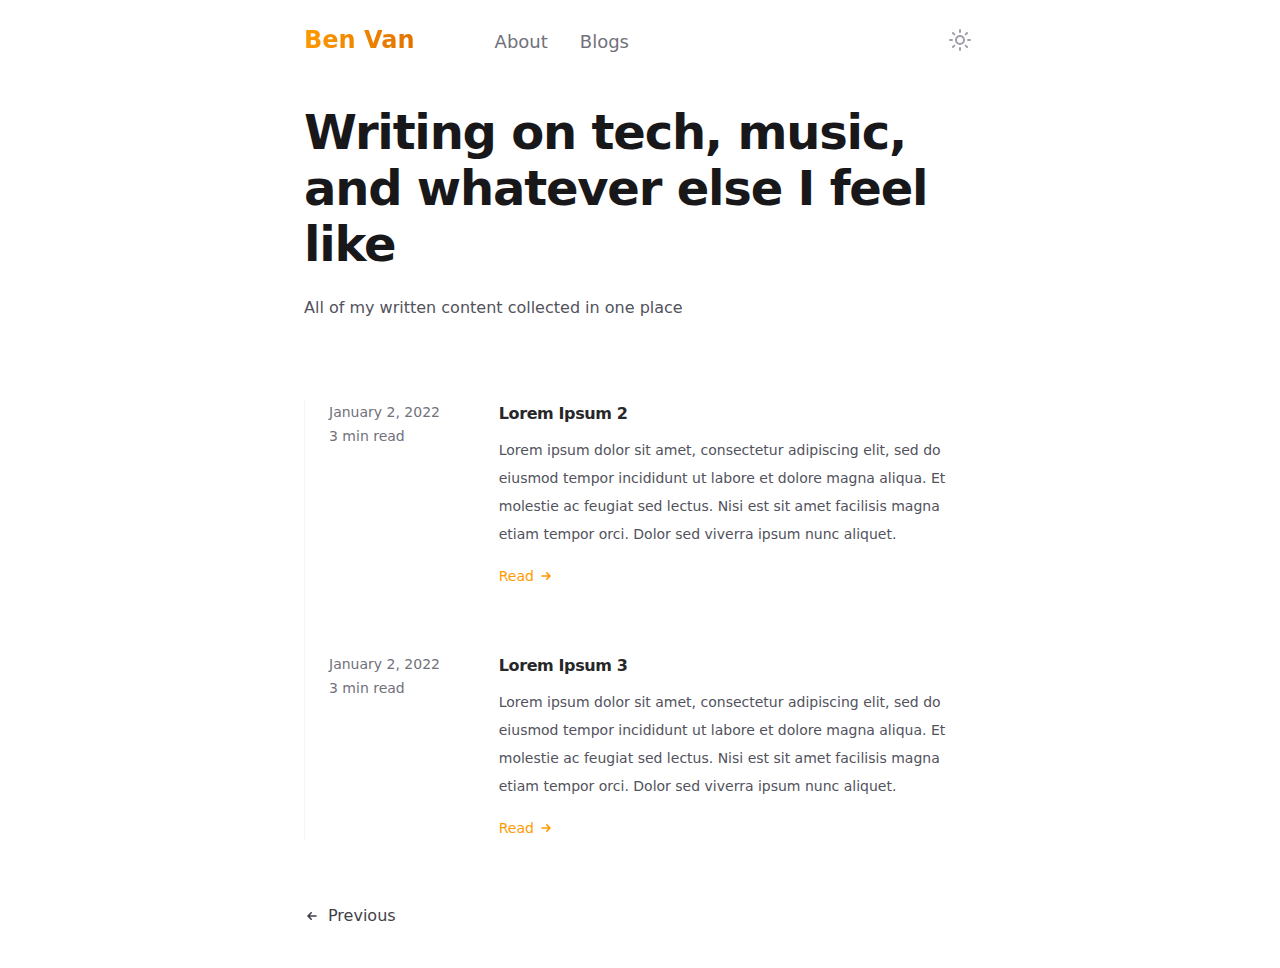
<file: posts/2.html>
<!doctype html>
<html lang="en">
	<head>
		<meta charset="utf-8" />
		<link rel="icon" href="../favicon.png" />
		<meta name="viewport" content="width=device-width, initial-scale=1" />
		
		<link href="../_app/immutable/assets/0.DOX1NrLF.css" rel="stylesheet">
		<link href="../_app/immutable/assets/PostsList.tVturszy.css" rel="stylesheet">
		<link href="../_app/immutable/assets/5.l-LMZ-vw.css" rel="stylesheet">
		<link rel="modulepreload" href="../_app/immutable/entry/start.D7PGyEGu.js">
		<link rel="modulepreload" href="../_app/immutable/chunks/DDx87XGS.js">
		<link rel="modulepreload" href="../_app/immutable/chunks/B_12T01c.js">
		<link rel="modulepreload" href="../_app/immutable/chunks/B20yQSMg.js">
		<link rel="modulepreload" href="../_app/immutable/entry/app.C4epiDZP.js">
		<link rel="modulepreload" href="../_app/immutable/chunks/D2gFui-Z.js">
		<link rel="modulepreload" href="../_app/immutable/chunks/RfJ-CQlU.js">
		<link rel="modulepreload" href="../_app/immutable/chunks/CbMNQALS.js">
		<link rel="modulepreload" href="../_app/immutable/chunks/5eOikxBp.js">
		<link rel="modulepreload" href="../_app/immutable/chunks/wiUa7Xtw.js">
		<link rel="modulepreload" href="../_app/immutable/chunks/D9YEocIZ.js">
		<link rel="modulepreload" href="../_app/immutable/nodes/0.Dt6OLI4I.js">
		<link rel="modulepreload" href="../_app/immutable/chunks/Blw2v1MD.js">
		<link rel="modulepreload" href="../_app/immutable/chunks/CPQOlkvy.js">
		<link rel="modulepreload" href="../_app/immutable/chunks/BJM8kGMz.js">
		<link rel="modulepreload" href="../_app/immutable/nodes/5.mftg6oUt.js">
		<link rel="modulepreload" href="../_app/immutable/chunks/B5qZVckw.js">
		<link rel="modulepreload" href="../_app/immutable/chunks/DeDJj-A8.js">
		<link rel="modulepreload" href="../_app/immutable/chunks/C_BYPb2x.js">
		<link rel="modulepreload" href="../_app/immutable/chunks/BQLGRpZn.js">
		<link rel="modulepreload" href="../_app/immutable/chunks/B69g1Et9.js">
		<link rel="modulepreload" href="../_app/immutable/chunks/8fRE9S7W.js">
		<link rel="modulepreload" href="../_app/immutable/chunks/Ca6RaBMK.js"><!--[--><!--]--><title>Ben Van | Posts</title>
		<script>
        let darkModeMediaQuery = window.matchMedia('(prefers-color-scheme: dark)')

        updateMode()
        darkModeMediaQuery.addEventListener('change', updateModeWithoutTransitions)
        window.addEventListener('storage', updateModeWithoutTransitions)

        function updateMode() {
          let isSystemDarkMode = darkModeMediaQuery.matches
          let isDarkMode =
            window.localStorage.isDarkMode === 'true' ||
            (!('isDarkMode' in window.localStorage) && isSystemDarkMode)

          if (isDarkMode) {
            document.documentElement.classList.add('dark')
          } else {
            document.documentElement.classList.remove('dark')
          }

          if (isDarkMode === isSystemDarkMode) {
            delete window.localStorage.isDarkMode
          }
        }

        function disableTransitionsTemporarily() {
          document.documentElement.classList.add('**:transition-none!')
          window.setTimeout(() => {
            document.documentElement.classList.remove('**:transition-none!')
          }, 0)
        }

      function updateModeWithoutTransitions() {
        disableTransitionsTemporarily()
        updateMode()
      }
    </script>
	</head>
	<body class="h-full bg-white dark:bg-zinc-900 text-zinc-600 dark:text-zinc-400" data-sveltekit-preload-data="hover">
		<div><!--[--><!--[--><!----><div class="flex min-h-screen flex-col"><div class="flex w-full flex-grow flex-col px-4 py-2"><header class="mx-auto flex w-full max-w-2xl items-center justify-between py-4 lg:pb-8"><a class="bg-gradient-to-r from-amber-500 to-amber-600 bg-clip-text text-lg font-bold !text-transparent sm:text-2xl dark:to-amber-400" href="/">Ben Van</a> <nav class="mx-20 flex flex-grow gap-8 self-end text-sm font-medium sm:text-lg"><a href="/about" class="text-zinc-500 hover:text-zinc-900 dark:text-zinc-400 dark:hover:text-white">About</a> <a href="/posts" class="text-zinc-500 hover:text-zinc-900 dark:text-zinc-400 dark:hover:text-white">Blogs</a></nav> <button type="button" role="switch" aria-label="Toggle Dark Mode" aria-checked="true" class="h-5 w-5 sm:h-8 sm:w-8 sm:p-1"><svg xmlns="http://www.w3.org/2000/svg" width="24" height="24" viewBox="0 0 24 24" fill="none" stroke="currentColor" stroke-width="2" stroke-linecap="round" stroke-linejoin="round" class="lucide-icon lucide lucide-moon hidden text-zinc-500 dark:block"><!--[--><!----><path d="M12 3a6 6 0 0 0 9 9 9 9 0 1 1-9-9Z"><!----></path><!----><!--]--><!----><!----></svg><!----> <svg xmlns="http://www.w3.org/2000/svg" width="24" height="24" viewBox="0 0 24 24" fill="none" stroke="currentColor" stroke-width="2" stroke-linecap="round" stroke-linejoin="round" class="lucide-icon lucide lucide-sun block text-zinc-400 dark:hidden"><!--[--><!----><circle cx="12" cy="12" r="4"><!----></circle><!----><!----><path d="M12 2v2"><!----></path><!----><!----><path d="M12 20v2"><!----></path><!----><!----><path d="m4.93 4.93 1.41 1.41"><!----></path><!----><!----><path d="m17.66 17.66 1.41 1.41"><!----></path><!----><!----><path d="M2 12h2"><!----></path><!----><!----><path d="M20 12h2"><!----></path><!----><!----><path d="m6.34 17.66-1.41 1.41"><!----></path><!----><!----><path d="m19.07 4.93-1.41 1.41"><!----></path><!----><!--]--><!----><!----></svg><!----></button></header> <main class="mx-auto flex w-full flex-grow flex-col max-w-2xl"><!----><div class="flex grow flex-col svelte-1lmox3l"><header class="pt-4 svelte-1lmox3l"><h1 class="text-4xl font-bold tracking-tight sm:text-5xl svelte-1lmox3l">Writing on tech, music, and whatever else I feel like</h1> <p class="mt-6 svelte-1lmox3l">All of my written content collected in one place</p></header> <div class="mt-16 sm:mt-20 svelte-1lmox3l"><div class="flex flex-col gap-16 md:border-l md:border-zinc-100 md:pl-6 md:dark:border-zinc-700/40"><!--[--><article class="grid grid-cols-4 items-start gap-8"><div class="relative z-10 order-first mb-3 flex text-zinc-500 dark:text-zinc-400 hidden flex-col text-sm md:flex"><!--[!--><!--]--> <div class="flex flex-col"><time datetime="2022-01-02">January 2, 2022</time> <!--[!--><!--]--> <span>3 min read</span></div></div><!----> <div class="col-span-4 md:col-span-3"><!----><div class="group relative flex flex-col items-start " data-sveltekit-prefetch="true"><!----><!----><!----><div class="relative z-10 order-first mb-3 flex text-zinc-500 dark:text-zinc-400 md:hidden pl-3.5"><!--[--><span class="absolute inset-y-0 left-0 flex items-center py-1" aria-hidden="true"><span class="h-full w-0.5 rounded-full bg-zinc-200 dark:bg-zinc-500"></span></span><!--]--> <div class="flex"><time datetime="2022-01-02">January 2, 2022</time> <!--[--><span class="mx-1">•</span><!--]--> <span>3 min read</span></div></div><!----><!----><!----> <!--[--><div class="text-base font-semibold tracking-tight text-zinc-800 dark:text-zinc-100"><!--[--><div class="absolute -inset-x-4 -inset-y-6 z-0 scale-95 bg-zinc-50 opacity-0 transition group-hover:scale-100 group-hover:opacity-100 sm:-inset-x-6 sm:rounded-2xl dark:bg-zinc-800/50"></div> <a href="/posts/p/lorem-ipsum2" data-sveltekit-prefetch=""><span class="absolute -inset-x-4 -inset-y-6 z-20 sm:-inset-x-6 sm:rounded-2xl"></span> <span class="relative z-10"><!----><!---->Lorem Ipsum 2<!----><!----></span></a><!--]--></div><!--]--> <!--[--><div class="relative z-10 flex-1 text-sm text-zinc-600 dark:text-zinc-400 mt-2"><!----><div slot="description" class="prose dark:prose-invert svelte-7tatvg"><!----><p>Lorem ipsum dolor sit amet, consectetur adipiscing elit, sed do eiusmod tempor incididunt ut labore et dolore magna aliqua. Et molestie ac feugiat sed lectus. Nisi est sit amet facilisis magna etiam tempor orci. Dolor sed viverra ipsum nunc aliquet.</p><!----></div><!----></div><!--]--> <!--[--><div aria-hidden="true" class="relative z-10 mt-4 flex items-center"><!----><div slot="actions"><div class="flex items-center text-amber-500"><span class="text-sm font-medium">Read</span> <svg xmlns="http://www.w3.org/2000/svg" viewBox="0 0 20 20" fill="currentColor" class="ml-1 h-4 w-4"><path fill-rule="evenodd" d="M10.293 5.293a1 1 0 011.414 0l4 4a1 1 0 010 1.414l-4 4a1 1 0 01-1.414-1.414L12.586 11H5a1 1 0 110-2h7.586l-2.293-2.293a1 1 0 010-1.414z" clip-rule="evenodd"></path></svg><!----></div></div><!----></div><!--]--><!----></div><!----><!----></div></article><article class="grid grid-cols-4 items-start gap-8"><div class="relative z-10 order-first mb-3 flex text-zinc-500 dark:text-zinc-400 hidden flex-col text-sm md:flex"><!--[!--><!--]--> <div class="flex flex-col"><time datetime="2022-01-02">January 2, 2022</time> <!--[!--><!--]--> <span>3 min read</span></div></div><!----> <div class="col-span-4 md:col-span-3"><!----><div class="group relative flex flex-col items-start " data-sveltekit-prefetch="true"><!----><!----><!----><div class="relative z-10 order-first mb-3 flex text-zinc-500 dark:text-zinc-400 md:hidden pl-3.5"><!--[--><span class="absolute inset-y-0 left-0 flex items-center py-1" aria-hidden="true"><span class="h-full w-0.5 rounded-full bg-zinc-200 dark:bg-zinc-500"></span></span><!--]--> <div class="flex"><time datetime="2022-01-02">January 2, 2022</time> <!--[--><span class="mx-1">•</span><!--]--> <span>3 min read</span></div></div><!----><!----><!----> <!--[--><div class="text-base font-semibold tracking-tight text-zinc-800 dark:text-zinc-100"><!--[--><div class="absolute -inset-x-4 -inset-y-6 z-0 scale-95 bg-zinc-50 opacity-0 transition group-hover:scale-100 group-hover:opacity-100 sm:-inset-x-6 sm:rounded-2xl dark:bg-zinc-800/50"></div> <a href="/posts/p/lorem-ipsum3" data-sveltekit-prefetch=""><span class="absolute -inset-x-4 -inset-y-6 z-20 sm:-inset-x-6 sm:rounded-2xl"></span> <span class="relative z-10"><!----><!---->Lorem Ipsum 3<!----><!----></span></a><!--]--></div><!--]--> <!--[--><div class="relative z-10 flex-1 text-sm text-zinc-600 dark:text-zinc-400 mt-2"><!----><div slot="description" class="prose dark:prose-invert svelte-7tatvg"><!----><p>Lorem ipsum dolor sit amet, consectetur adipiscing elit, sed do eiusmod tempor incididunt ut labore et dolore magna aliqua. Et molestie ac feugiat sed lectus. Nisi est sit amet facilisis magna etiam tempor orci. Dolor sed viverra ipsum nunc aliquet.</p><!----></div><!----></div><!--]--> <!--[--><div aria-hidden="true" class="relative z-10 mt-4 flex items-center"><!----><div slot="actions"><div class="flex items-center text-amber-500"><span class="text-sm font-medium">Read</span> <svg xmlns="http://www.w3.org/2000/svg" viewBox="0 0 20 20" fill="currentColor" class="ml-1 h-4 w-4"><path fill-rule="evenodd" d="M10.293 5.293a1 1 0 011.414 0l4 4a1 1 0 010 1.414l-4 4a1 1 0 01-1.414-1.414L12.586 11H5a1 1 0 110-2h7.586l-2.293-2.293a1 1 0 010-1.414z" clip-rule="evenodd"></path></svg><!----></div></div><!----></div><!--]--><!----></div><!----><!----></div></article><!--]--></div><!----></div> <div class="flex items-center justify-between pt-16 pb-8 svelte-1lmox3l"><!--[--><a href="/posts/1" class="svelte-1lmox3l"><svg xmlns="http://www.w3.org/2000/svg" viewBox="0 0 20 20" fill="currentColor" class="h-4 w-4"><path fill-rule="evenodd" d="M9.707 14.707a1 1 0 01-1.414 0l-4-4a1 1 0 010-1.414l4-4a1 1 0 011.414 1.414L7.414 9H15a1 1 0 110 2H7.414l2.293 2.293a1 1 0 010 1.414z" clip-rule="evenodd"></path></svg><!----> Previous</a><!--]--> <!--[!--><!--]--></div></div><!----><!----></main></div></div><!----><!--]--> <!--[!--><!--]--><!--]-->
			
			<script>
				{
					__sveltekit_1nugomx = {
						base: new URL("..", location).pathname.slice(0, -1)
					};

					const element = document.currentScript.parentElement;

					Promise.all([
						import("../_app/immutable/entry/start.D7PGyEGu.js"),
						import("../_app/immutable/entry/app.C4epiDZP.js")
					]).then(([kit, app]) => {
						kit.start(app, element, {
							node_ids: [0, 5],
							data: [null,(function(a,b,c,d){b.html="\u003Cp>Lorem ipsum dolor sit amet, consectetur adipiscing elit, sed do eiusmod tempor incididunt ut labore et dolore magna aliqua. Et molestie ac feugiat sed lectus. Nisi est sit amet facilisis magna etiam tempor orci. Dolor sed viverra ipsum nunc aliquet.\u003C/p>";b.text="Lorem ipsum dolor sit amet, consectetur adipiscing elit, sed do eiusmod tempor incididunt ut labore et dolore magna aliqua. Et molestie ac feugiat sed lectus. Nisi est sit amet facilisis magna etiam tempor orci. Dolor sed viverra ipsum nunc aliquet.";d.html="\u003Cp>Lorem ipsum dolor sit amet, consectetur adipiscing elit, sed do eiusmod tempor incididunt ut labore et dolore magna aliqua. Et molestie ac feugiat sed lectus. Nisi est sit amet facilisis magna etiam tempor orci. Dolor sed viverra ipsum nunc aliquet.\u003C/p>";d.text="Lorem ipsum dolor sit amet, consectetur adipiscing elit, sed do eiusmod tempor incididunt ut labore et dolore magna aliqua. Et molestie ac feugiat sed lectus. Nisi est sit amet facilisis magna etiam tempor orci. Dolor sed viverra ipsum nunc aliquet.";return {type:"data",data:{posts:[{title:"Lorem Ipsum 2",date:"2022-01-02",headings:a,slug:"lorem-ipsum2",isIndexFile:false,preview:b,readingTime:"3 min read",next:{title:"Lorem Ipsum",date:"2022-01-02",headings:[],slug:"lorem-ipsum",isIndexFile:false,preview:{html:"\u003Cp>Lorem ipsum dolor sit amet, consectetur adipiscing elit, sed do eiusmod tempor incididunt ut labore et dolore magna aliqua. Et molestie ac feugiat sed lectus. Nisi est sit amet facilisis magna etiam tempor orci. Dolor sed viverra ipsum nunc aliquet.\u003C/p>",text:"Lorem ipsum dolor sit amet, consectetur adipiscing elit, sed do eiusmod tempor incididunt ut labore et dolore magna aliqua. Et molestie ac feugiat sed lectus. Nisi est sit amet facilisis magna etiam tempor orci. Dolor sed viverra ipsum nunc aliquet."},readingTime:"3 min read"},previous:{title:"Lorem Ipsum 3",date:"2022-01-02",headings:c,slug:"lorem-ipsum3",isIndexFile:false,preview:d,readingTime:"3 min read"}},{title:"Lorem Ipsum 3",date:"2022-01-02",headings:c,slug:"lorem-ipsum3",isIndexFile:false,preview:d,readingTime:"3 min read",next:{title:"Lorem Ipsum 2",date:"2022-01-02",headings:a,slug:"lorem-ipsum2",isIndexFile:false,preview:b,readingTime:"3 min read"},previous:void 0}],page:2,limit:2},uses:{params:["page"]}}}(Array(0),{},Array(0),{}))],
							form: null,
							error: null
						});
					});
				}
			</script>
		</div>
	</body>
</html>
</file>
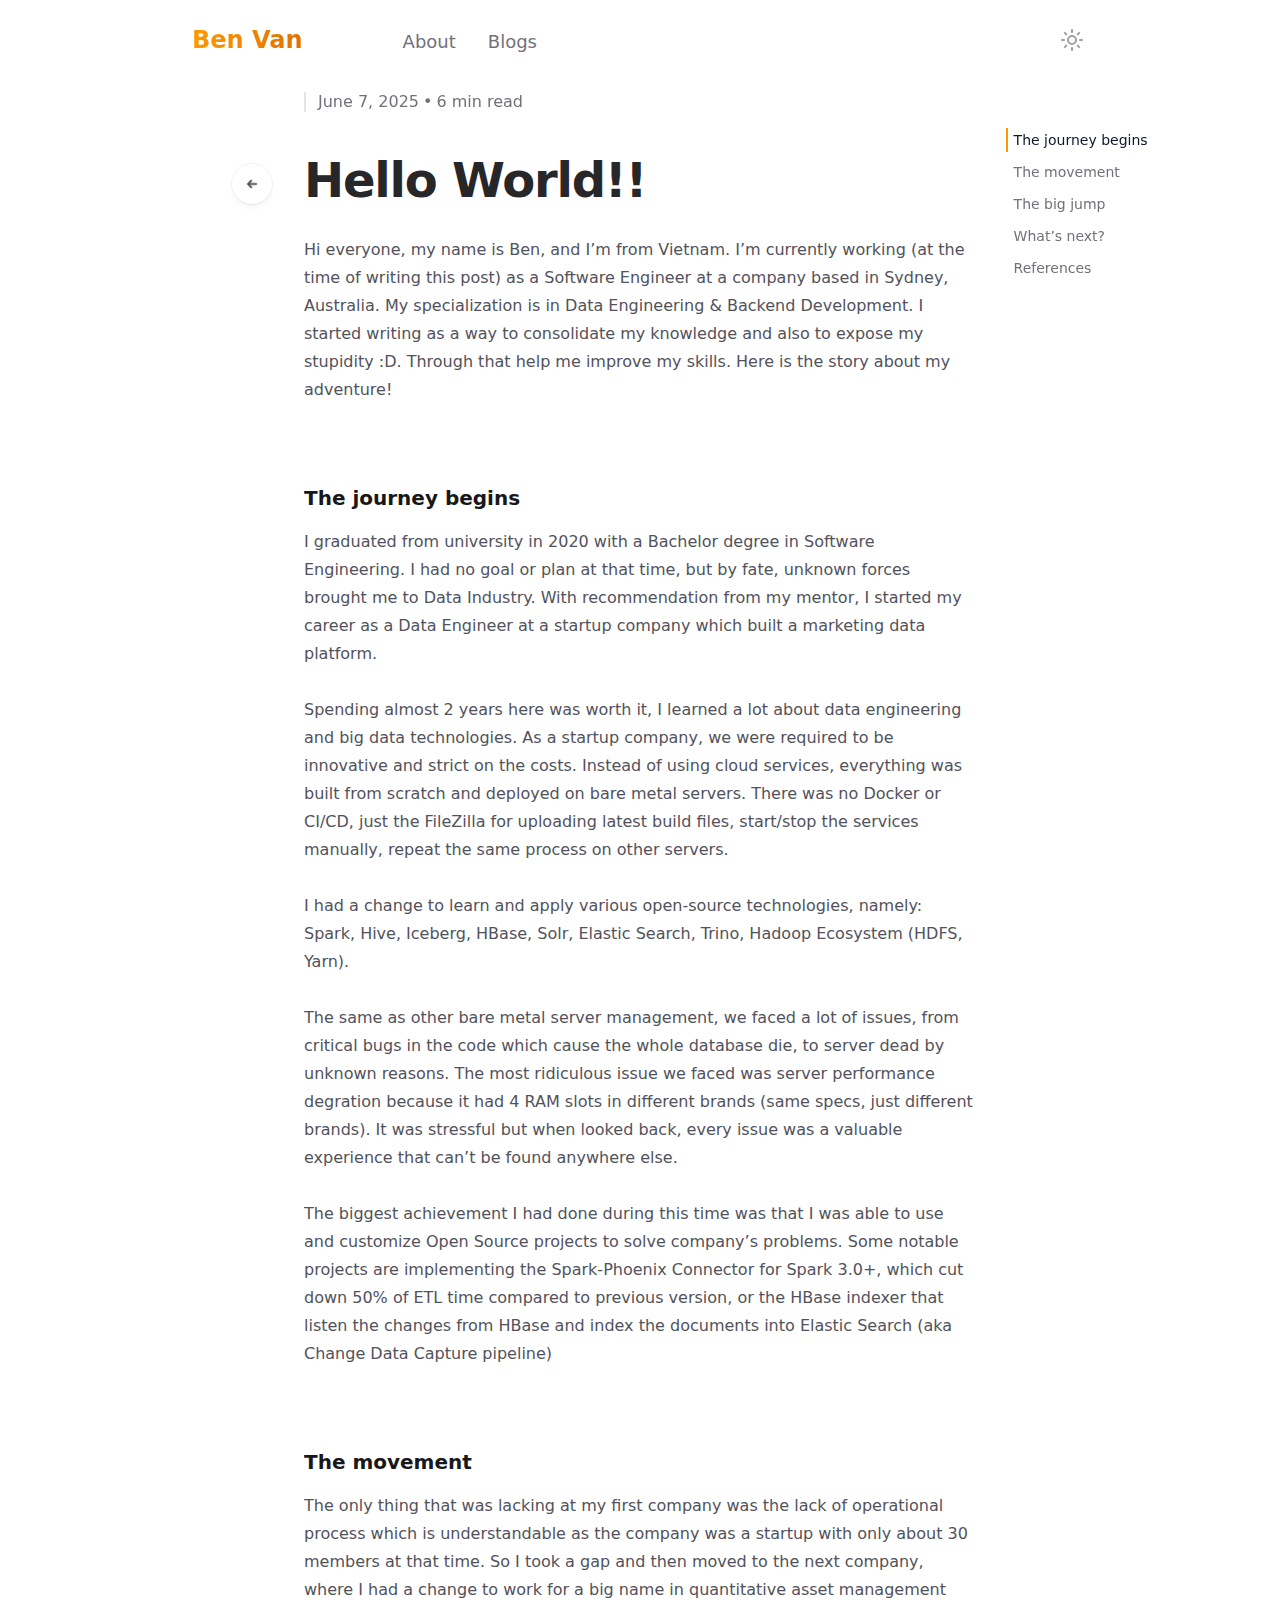
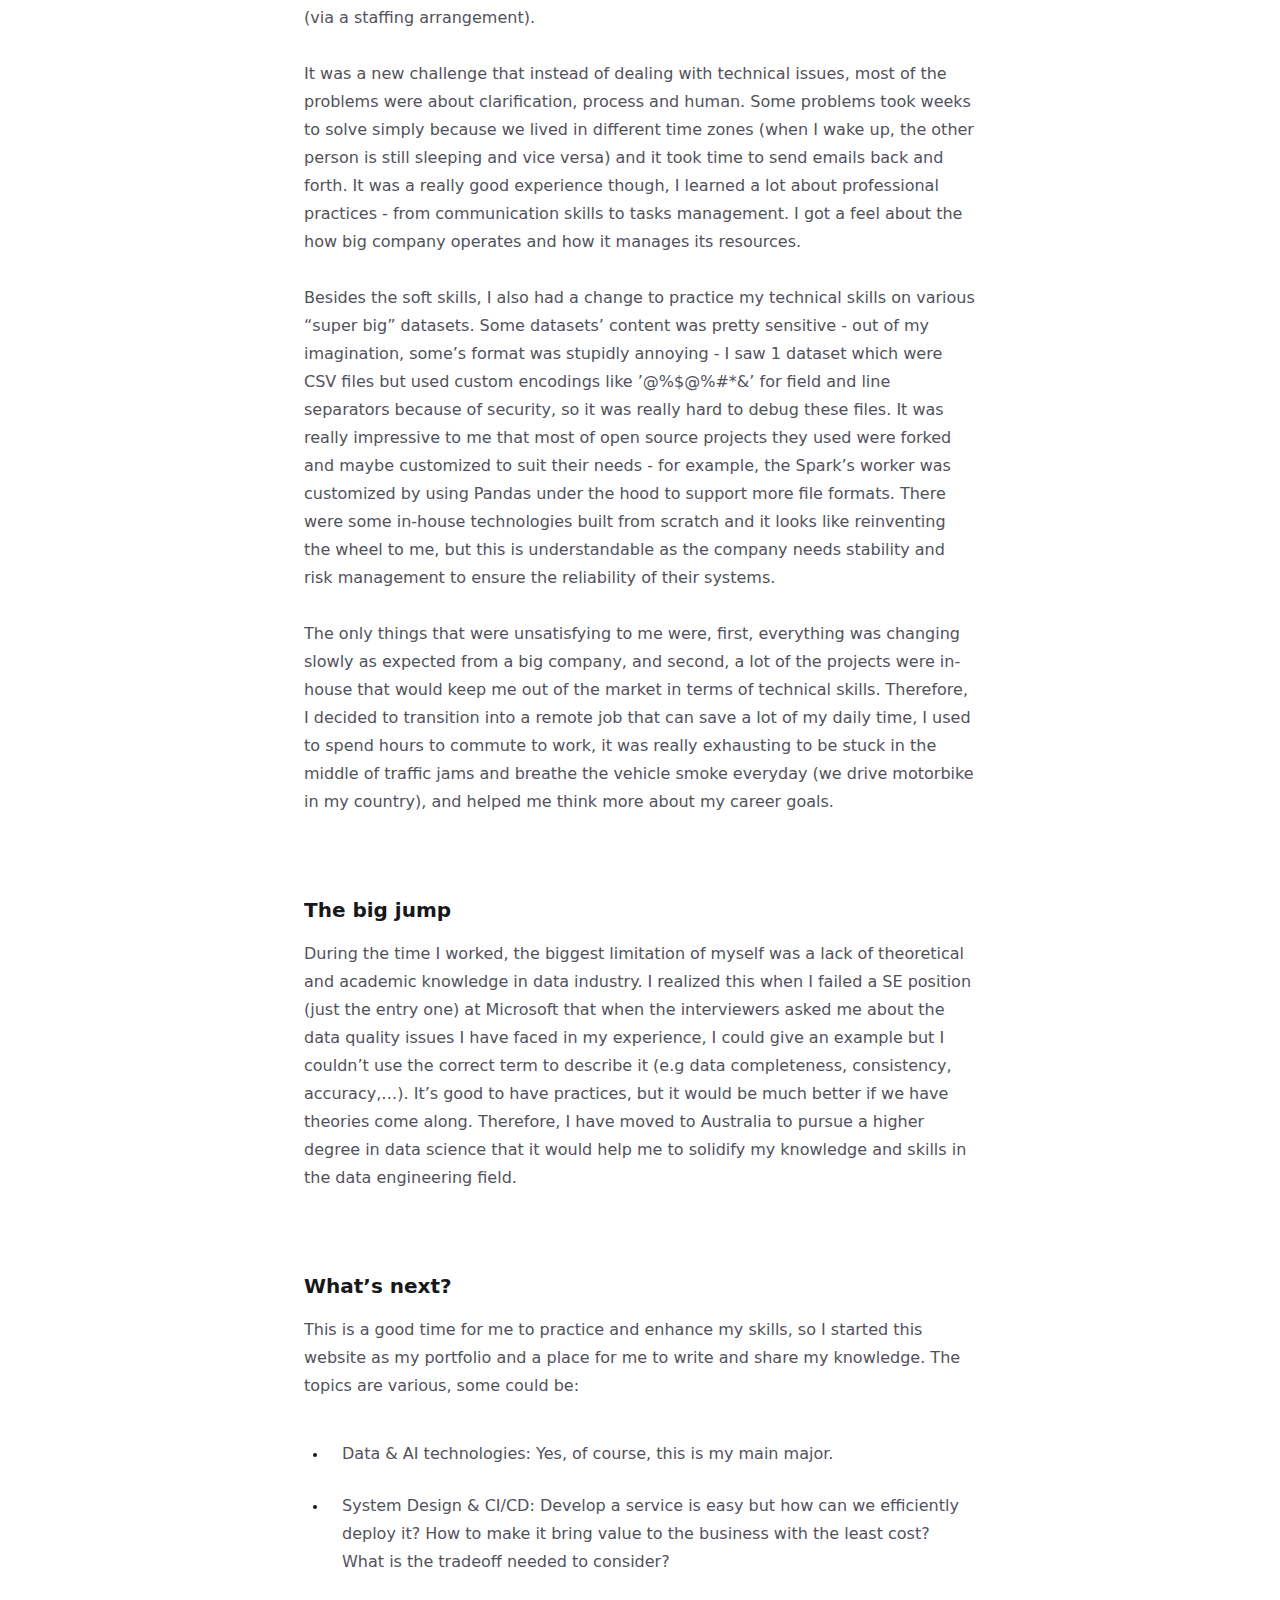
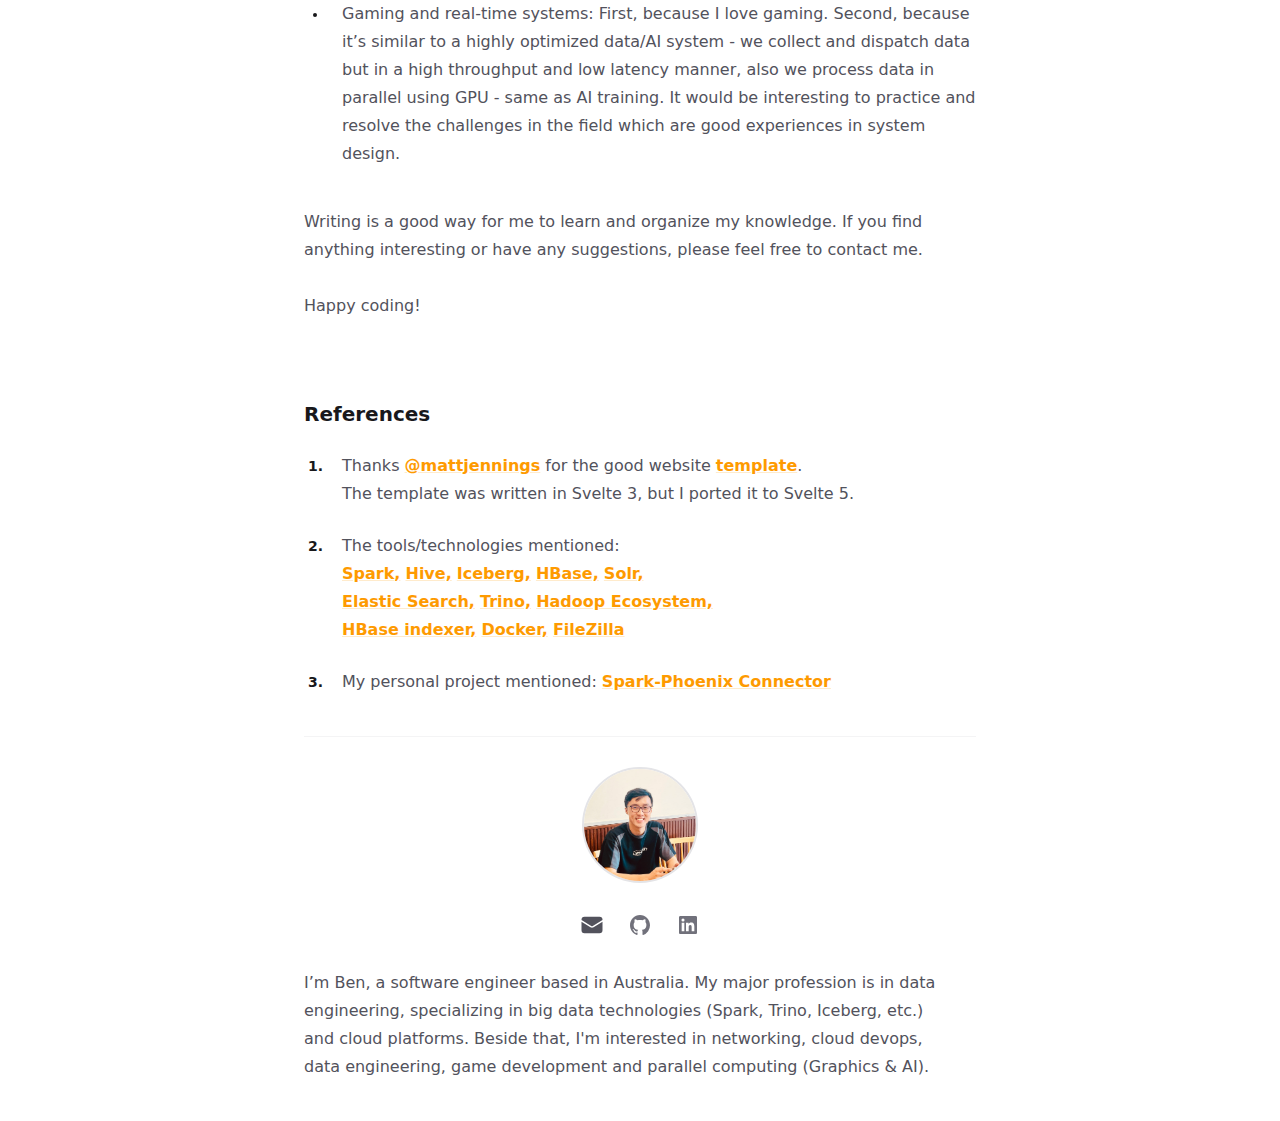
<file: posts/p/hello-world.html>
<!doctype html>
<html lang="en">
	<head>
		<meta charset="utf-8" />
		<link rel="icon" href="../../favicon.ico" />
		<meta name="viewport" content="width=device-width, initial-scale=1" />
		
		<link href="../../_app/immutable/assets/0.BjPAbp4M.css" rel="stylesheet">
		<link href="../../_app/immutable/assets/6.BsTmfjke.css" rel="stylesheet">
		<link rel="modulepreload" href="../../_app/immutable/entry/start.DOKVqf5i.js">
		<link rel="modulepreload" href="../../_app/immutable/chunks/XjVynjX_.js">
		<link rel="modulepreload" href="../../_app/immutable/chunks/DvDjvP1N.js">
		<link rel="modulepreload" href="../../_app/immutable/chunks/BijH41Pn.js">
		<link rel="modulepreload" href="../../_app/immutable/entry/app.CWbwYiSO.js">
		<link rel="modulepreload" href="../../_app/immutable/chunks/D2gFui-Z.js">
		<link rel="modulepreload" href="../../_app/immutable/chunks/DGB6uwgx.js">
		<link rel="modulepreload" href="../../_app/immutable/chunks/DOjAhL_S.js">
		<link rel="modulepreload" href="../../_app/immutable/chunks/BVlIM4rF.js">
		<link rel="modulepreload" href="../../_app/immutable/chunks/B73ObRao.js">
		<link rel="modulepreload" href="../../_app/immutable/nodes/0.DQaS96RC.js">
		<link rel="modulepreload" href="../../_app/immutable/chunks/BT6B5L_f.js">
		<link rel="modulepreload" href="../../_app/immutable/chunks/rxtPQ-g7.js">
		<link rel="modulepreload" href="../../_app/immutable/chunks/C2OuVmU2.js">
		<link rel="modulepreload" href="../../_app/immutable/nodes/6.BTHmadlC.js">
		<link rel="modulepreload" href="../../_app/immutable/chunks/CKglk6zZ.js">
		<link rel="modulepreload" href="../../_app/immutable/chunks/BuguUUhN.js">
		<link rel="modulepreload" href="../../_app/immutable/chunks/Cm-Q29nE.js">
		<link rel="modulepreload" href="../../_app/immutable/chunks/IzqRZib-.js">
		<link rel="modulepreload" href="../../_app/immutable/chunks/BBEih3QK.js"><!--[--><meta name="description" content="Hi everyone, my name is Ben, and I’m from Vietnam. I’m currently working (at the time of writing this post) as a Software Engineer at a company based in Sydney, Australia. My specialization is in Data Engineering &amp; Backend Development. I started writing as a way to consolidate my knowledge and also to expose my stupidity :D. Through that help me improve my skills.
Here is the story about my adventure!"> <meta name="author" content="Ben Van"> <meta property="og:url" content="https://sveltekit-blog-template.vercel.app/hello-world"> <meta property="og:type" content="website"> <meta property="og:title" content="Hello World!!"> <meta property="og:description" content="Hi everyone, my name is Ben, and I’m from Vietnam. I’m currently working (at the time of writing this post) as a Software Engineer at a company based in Sydney, Australia. My specialization is in Data Engineering &amp; Backend Development. I started writing as a way to consolidate my knowledge and also to expose my stupidity :D. Through that help me improve my skills.
Here is the story about my adventure!"> <meta property="og:image" content="https://og-image.vercel.app/**Hello%20World!!**?theme=light&amp;md=1&amp;fontSize=100px&amp;images=https%3A%2F%2Fanhvdq.github.io%2Fog.svg"> <meta name="twitter:card" content="summary_large_image"> <meta property="twitter:domain" content="https://sveltekit-blog-template.vercel.app"> <meta property="twitter:url" content="https://sveltekit-blog-template.vercel.app/hello-world"> <meta name="twitter:title" content="Hello World!!"> <meta name="twitter:description" content="Hi everyone, my name is Ben, and I’m from Vietnam. I’m currently working (at the time of writing this post) as a Software Engineer at a company based in Sydney, Australia. My specialization is in Data Engineering &amp; Backend Development. I started writing as a way to consolidate my knowledge and also to expose my stupidity :D. Through that help me improve my skills.
Here is the story about my adventure!"> <meta name="twitter:image" content="https://og-image.vercel.app/**Hello%20World!!**?theme=light&amp;md=1&amp;fontSize=100px&amp;images=https%3A%2F%2Fanhvdq.github.io%2Fog.svg"><!--]--><title>Hello World!! - Ben Van</title>
		<script>
			let darkModeMediaQuery = window.matchMedia('(prefers-color-scheme: dark)');

			updateMode();
			darkModeMediaQuery.addEventListener('change', updateModeWithoutTransitions);
			window.addEventListener('storage', updateModeWithoutTransitions);

			function updateMode() {
				let isSystemDarkMode = darkModeMediaQuery.matches;
				let isDarkMode =
					window.localStorage.isDarkMode === 'true' ||
					(!('isDarkMode' in window.localStorage) && isSystemDarkMode);

				if (isDarkMode) {
					document.documentElement.classList.add('dark');
				} else {
					document.documentElement.classList.remove('dark');
				}

				if (isDarkMode === isSystemDarkMode) {
					delete window.localStorage.isDarkMode;
				}
			}

			function disableTransitionsTemporarily() {
				document.documentElement.classList.add('**:transition-none!');
				window.setTimeout(() => {
					document.documentElement.classList.remove('**:transition-none!');
				}, 0);
			}

			function updateModeWithoutTransitions() {
				disableTransitionsTemporarily();
				updateMode();
			}
		</script>
	</head>
	<body
		class="h-full bg-white text-zinc-600 dark:bg-zinc-900 dark:text-zinc-400"
		data-sveltekit-preload-data="hover"
	>
		<div><!--[--><!--[--><!----><div class="flex min-h-screen flex-col"><div class="flex w-full flex-grow flex-col px-4 py-2"><header class="mx-auto flex w-full max-w-4xl items-center justify-between py-4 lg:pb-8"><a class="bg-gradient-to-r from-amber-500 to-amber-600 bg-clip-text text-lg font-bold !text-transparent sm:text-2xl dark:to-amber-400" href="/">Ben Van</a> <nav class="ml-15 flex flex-grow gap-8 self-end text-sm font-medium sm:ml-25 sm:text-lg"><a href="/about" class="text-zinc-500 hover:text-zinc-900 dark:text-zinc-400 dark:hover:text-white">About</a> <a href="/posts" class="text-zinc-500 hover:text-zinc-900 dark:text-zinc-400 dark:hover:text-white">Blogs</a></nav> <button type="button" role="switch" aria-label="Toggle Dark Mode" aria-checked="true" class="h-5 w-5 sm:h-8 sm:w-8 sm:p-1"><svg xmlns="http://www.w3.org/2000/svg" width="24" height="24" viewBox="0 0 24 24" fill="none" stroke="currentColor" stroke-width="2" stroke-linecap="round" stroke-linejoin="round" class="lucide-icon lucide lucide-moon hidden text-zinc-500 dark:block"><!--[--><!----><path d="M12 3a6 6 0 0 0 9 9 9 9 0 1 1-9-9Z"><!----></path><!----><!--]--><!----><!----></svg><!----> <svg xmlns="http://www.w3.org/2000/svg" width="24" height="24" viewBox="0 0 24 24" fill="none" stroke="currentColor" stroke-width="2" stroke-linecap="round" stroke-linejoin="round" class="lucide-icon lucide lucide-sun block text-zinc-400 dark:hidden"><!--[--><!----><circle cx="12" cy="12" r="4"><!----></circle><!----><!----><path d="M12 2v2"><!----></path><!----><!----><path d="M12 20v2"><!----></path><!----><!----><path d="m4.93 4.93 1.41 1.41"><!----></path><!----><!----><path d="m17.66 17.66 1.41 1.41"><!----></path><!----><!----><path d="M2 12h2"><!----></path><!----><!----><path d="M20 12h2"><!----></path><!----><!----><path d="m6.34 17.66-1.41 1.41"><!----></path><!----><!----><path d="m19.07 4.93-1.41 1.41"><!----></path><!----><!--]--><!----><!----></svg><!----></button></header> <main class="mx-auto flex w-full flex-grow flex-col"><!----><div class="root mx-auto max-w-2xl lg:max-w-none svelte-ssahk4"><div class="hidden pt-8 lg:block"><div class="sticky top-0 flex w-full justify-end pt-11 pr-8"><!----><a class="group -top-1 -left-16 mb-8 hidden h-10 w-10 items-center justify-center rounded-full bg-white shadow-md ring-1 shadow-zinc-800/5 ring-zinc-900/5 transition lg:flex dark:border dark:border-zinc-700/50 dark:bg-zinc-800 dark:ring-0 dark:ring-white/10 dark:hover:border-zinc-700 dark:hover:ring-white/20 dark:focus-visible:ring-2" href="/posts" role="a" aria-label="Go back to posts"><svg xmlns="http://www.w3.org/2000/svg" viewBox="0 0 20 20" fill="currentColor" class="h-4 w-4 stroke-zinc-500 transition group-hover:stroke-zinc-700 dark:stroke-zinc-500 dark:group-hover:stroke-zinc-400"><path fill-rule="evenodd" d="M9.707 14.707a1 1 0 01-1.414 0l-4-4a1 1 0 010-1.414l4-4a1 1 0 011.414 1.414L7.414 9H15a1 1 0 110 2H7.414l2.293 2.293a1 1 0 010 1.414z" clip-rule="evenodd"></path></svg><!----></a><!----></div></div> <div class="mx-auto w-full overflow-x-hidden"><article><header class="flex flex-col"><h1 class="mt-6 text-4xl font-bold tracking-tight text-zinc-800 sm:text-5xl dark:text-zinc-100">Hello World!!</h1> <div class="relative z-10 order-first mb-3 flex text-zinc-500 dark:text-zinc-400 text-sm sm:text-base pl-3.5"><!--[--><span class="absolute inset-y-0 left-0 flex items-center py-1" aria-hidden="true"><span class="h-full w-0.5 rounded-full bg-zinc-200 dark:bg-zinc-500"></span></span><!--]--> <div class="flex"><time datetime="2025-06-07">June 7, 2025</time> <!--[--><span class="mx-1">•</span><!--]--> <span>6 min read</span></div></div><!----></header> <div class="prose dark:prose-invert"><p>Hi everyone, my name is Ben, and I’m from Vietnam. I’m currently working (at the time of writing this post) as a Software Engineer at a company based in Sydney, Australia. My specialization is in Data Engineering &amp; Backend Development. I started writing as a way to consolidate my knowledge and also to expose my stupidity :D. Through that help me improve my skills.
Here is the story about my adventure!</p> <h2 id="the-journey-begins"><a href="#the-journey-begins">The journey begins</a></h2> <p>I graduated from university in 2020 with a Bachelor degree in Software Engineering. I had no goal or plan at that time, but by fate, unknown forces brought me to Data Industry. With recommendation from my mentor, I started my career as a Data Engineer at a startup company which built a marketing data platform.</p> <p>Spending almost 2 years here was worth it, I learned a lot about data engineering and big data technologies. As a startup company, we were required to be innovative and strict on the costs. Instead of using cloud services, everything was built from scratch and deployed on bare metal servers. There was no Docker or CI/CD, just the FileZilla for uploading latest build files, start/stop the services manually, repeat the same process on other servers.</p> <p>I had a change to learn and apply various open-source technologies, namely: Spark, Hive, Iceberg, HBase, Solr, Elastic Search, Trino, Hadoop Ecosystem (HDFS, Yarn).</p> <p>The same as other bare metal server management, we faced a lot of issues, from critical bugs in the code which cause the whole database die, to server dead by unknown reasons. The most ridiculous issue we faced was server performance degration because it had 4 RAM slots in different brands (same specs, just different brands). It was stressful but when looked back, every issue was a valuable experience that can’t be found anywhere else.</p> <p>The biggest achievement I had done during this time was that I was able to use and customize Open Source projects to solve company’s problems. Some notable projects are implementing the Spark-Phoenix Connector for Spark 3.0+, which cut down 50% of ETL time compared to previous version, or the HBase indexer that listen the changes from HBase and index the documents into Elastic Search (aka Change Data Capture pipeline)</p> <h2 id="the-movement"><a href="#the-movement">The movement</a></h2> <p>The only thing that was lacking at my first company was the lack of operational process which is understandable as the company was a startup with only about 30 members at that time. So I took a gap and then moved to the next company, where I had a change to work for a big name in quantitative asset management (via a staffing arrangement).</p> <p>It was a new challenge that instead of dealing with technical issues, most of the problems were about clarification, process and human. Some problems took weeks to solve simply because we lived in different time zones (when I wake up, the other person is still sleeping and vice versa) and it took time to send emails back and forth. It was a really good experience though, I learned a lot about professional practices - from communication skills to tasks management. I got a feel about the how big company operates and how it manages its resources.</p> <p>Besides the soft skills, I also had a change to practice my technical skills on various “super big” datasets. Some datasets’ content was pretty sensitive - out of my imagination, some’s format was stupidly annoying - I saw 1 dataset which were CSV files but used custom encodings like ’@%$@%#*&amp;’ for field and line separators because of security, so it was really hard to debug these files. It was really impressive to me that most of open source projects they used were forked and maybe customized to suit their needs - for example, the Spark’s worker was customized by using Pandas under the hood to support more file formats. There were some in-house technologies built from scratch and it looks like reinventing the wheel to me, but this is understandable as the company needs stability and risk management to ensure the reliability of their systems.</p> <p>The only things that were unsatisfying to me were, first, everything was changing slowly as expected from a big company, and second, a lot of the projects were in-house that would keep me out of the market in terms of technical skills. Therefore, I decided to transition into a remote job that can save a lot of my daily time, I used to spend hours to commute to work, it was really exhausting to be stuck in the middle of traffic jams and breathe the vehicle smoke everyday (we drive motorbike in my country), and helped me think more about my career goals.</p> <h2 id="the-big-jump"><a href="#the-big-jump">The big jump</a></h2> <p>During the time I worked, the biggest limitation of myself was a lack of theoretical and academic knowledge in data industry. I realized this when I failed a SE position (just the entry one) at Microsoft that when the interviewers asked me about the data quality issues I have faced in my experience, I could give an example but I couldn’t use the correct term to describe it (e.g data completeness, consistency, accuracy,…).
It’s good to have practices, but it would be much better if we have theories come along. Therefore, I have moved to Australia to pursue a higher degree in data science that it would help me to solidify my knowledge and skills in the data engineering field.</p> <h2 id="whats-next"><a href="#whats-next">What’s next?</a></h2> <p>This is a good time for me to practice and enhance my skills, so I started this website as my portfolio and a place for me to write and share my knowledge.
The topics are various, some could be:</p> <ul><li>Data &amp; AI technologies: Yes, of course, this is my main major.</li> <li>System Design &amp; CI/CD: Develop a service is easy but how can we efficiently deploy it? How to make it bring value to the business with the least cost? What is the tradeoff needed to consider?</li> <li>Gaming and real-time systems: First, because I love gaming. Second, because it’s similar to a highly optimized data/AI system - we collect and dispatch data but in a high throughput and low latency manner, also we process data in parallel using GPU - same as AI training. It would be interesting to practice and resolve the challenges in the field which are good experiences in system design.</li></ul> <p>Writing is a good way for me to learn and organize my knowledge. If you find anything interesting or have any suggestions, please feel free to contact me.</p> <p>Happy coding!</p> <h2 id="references"><a href="#references">References</a></h2> <ol><li>Thanks <a href="https://mattjennings.io/" rel="nofollow">@mattjennings</a> for the good website <a href="https://github.com/mattjennings/sveltekit-blog-template" rel="nofollow">template</a>.<br> The template was written in Svelte 3, but I ported it to Svelte 5.</li> <li>The tools/technologies mentioned:<br> <a href="https://spark.apache.org/" rel="nofollow">Spark,</a> <a href="https://hive.apache.org/" rel="nofollow">Hive,</a> <a href="https://iceberg.apache.org/" rel="nofollow">Iceberg,</a> <a href="https://hbase.apache.org/" rel="nofollow">HBase,</a> <a href="https://solr.apache.org/" rel="nofollow">Solr,</a><br> <a href="https://www.elastic.co/elasticsearch" rel="nofollow">Elastic Search,</a> <a href="https://trino.io/" rel="nofollow">Trino,</a> <a href="https://hadoop.apache.org/" rel="nofollow">Hadoop Ecosystem,</a><br> <a href="https://github.com/lucidworks/hbase-indexer" rel="nofollow">HBase indexer,</a> <a href="https://www.docker.com/" rel="nofollow">Docker,</a> <a href="https://filezilla-project.org/" rel="nofollow">FileZilla</a></li> <li>My personal project mentioned: <a href="https://github.com/anhvdq/phoenix-spark-connectors" rel="nofollow">Spark-Phoenix Connector</a></li></ol><!----></div></article> <hr> <div class="py-8"><div class="grid gap-8"><div class="order-1 col-span-2 flex justify-center gap-6 md:order-2"><!--[--><a class="group" aria-label="Send an email" href="mailto:anh.vdq@gmail.com" data-svelte-h="svelte-ptef6p"><svg xmlns="http://www.w3.org/2000/svg" viewBox="0 0 24 24" fill="currentColor" class="text-primary fill-primary group-hover:fill-primary-light h-6 w-6 transition"><path d="M1.5 8.67v8.58a3 3 0 0 0 3 3h15a3 3 0 0 0 3-3V8.67l-8.928 5.493a3 3 0 0 1-3.144 0L1.5 8.67Z"></path><path d="M22.5 6.908V6.75a3 3 0 0 0-3-3h-15a3 3 0 0 0-3 3v.158l9.714 5.978a1.5 1.5 0 0 0 1.572 0L22.5 6.908Z"></path></svg></a><!--]--> <!--[!--><!--]--> <!--[!--><!--]--> <!--[--><a href="https://github.com/anhvdq" class="group" aria-label="Follow on GitHub"><svg viewBox="0 0 24 24" aria-hidden="true" class="h-6 w-6 fill-zinc-500 transition group-hover:fill-zinc-600 dark:fill-zinc-400 dark:group-hover:fill-zinc-300"><path fill-rule="evenodd" clip-rule="evenodd" d="M12 2C6.475 2 2 6.588 2 12.253c0 4.537 2.862 8.369 6.838 9.727.5.09.687-.218.687-.487 0-.243-.013-1.05-.013-1.91C7 20.059 6.35 18.957 6.15 18.38c-.113-.295-.6-1.205-1.025-1.448-.35-.192-.85-.667-.013-.68.788-.012 1.35.744 1.538 1.051.9 1.551 2.338 1.116 2.912.846.088-.666.35-1.115.638-1.371-2.225-.256-4.55-1.14-4.55-5.062 0-1.115.387-2.038 1.025-2.756-.1-.256-.45-1.307.1-2.717 0 0 .837-.269 2.75 1.051.8-.23 1.65-.346 2.5-.346.85 0 1.7.115 2.5.346 1.912-1.333 2.75-1.05 2.75-1.05.55 1.409.2 2.46.1 2.716.637.718 1.025 1.628 1.025 2.756 0 3.934-2.337 4.806-4.562 5.062.362.32.675.936.675 1.897 0 1.371-.013 2.473-.013 2.82 0 .268.188.589.688.486a10.039 10.039 0 0 0 4.932-3.74A10.447 10.447 0 0 0 22 12.253C22 6.588 17.525 2 12 2Z"></path></svg></a><!--]--> <!--[--><a href="https://linkedin.com/anhvdq" class="group" aria-label="Follow on LinkedIn"><svg viewBox="0 0 24 24" class="h-6 w-6 fill-zinc-500 transition group-hover:fill-zinc-600 dark:fill-zinc-400 dark:group-hover:fill-zinc-300"><path d="M18.335 18.339H15.67v-4.177c0-.996-.02-2.278-1.39-2.278-1.389 0-1.601 1.084-1.601 2.205v4.25h-2.666V9.75h2.56v1.17h.035c.358-.674 1.228-1.387 2.528-1.387 2.7 0 3.2 1.778 3.2 4.091v4.715zM7.003 8.575a1.546 1.546 0 01-1.548-1.549 1.548 1.548 0 111.547 1.549zm1.336 9.764H5.666V9.75H8.34v8.589zM19.67 3H4.329C3.593 3 3 3.58 3 4.297v15.406C3 20.42 3.594 21 4.328 21h15.338C20.4 21 21 20.42 21 19.703V4.297C21 3.58 20.4 3 19.666 3h.003z"></path></svg></a><!--]--><!----></div> <div class="order-2 flex justify-center md:order-1 md:col-span-2"><a href="/" class="inline-block rounded-full"><img src="/avatar.jpg" alt="Ben Van" class="mx-auto h-24 w-24 rounded-full ring-2 ring-zinc-200 md:h-28 md:w-28 dark:ring-zinc-700"></a></div> <p class="order-3 text-base text-zinc-600 dark:text-zinc-400">I’m Ben, a software engineer based in Australia.
My major profession is in data engineering, specializing in big data technologies (Spark, Trino, Iceberg, etc.) and cloud platforms.
Beside that, I'm interested in networking, cloud devops, data engineering, game development and parallel computing (Graphics &amp; AI).</p></div></div></div> <div class="hidden pt-10 xl:block"><aside class="sticky top-8 ml-8 hidden w-48 xl:block" aria-label="Table of Contents"><!----><div class="group relative flex flex-col items-start "><!----><!----> <!--[!--><!--]--> <!--[--><div class="relative z-10 flex-1 text-sm text-zinc-600 dark:text-zinc-400"><!----><!----><ul class="flex flex-col gap-2 svelte-gb74tg"><!--[--><li class="heading border-amber-500 pl-2 text-zinc-500 transition-colors hover:text-zinc-900 dark:text-zinc-600 dark:hover:text-zinc-100 svelte-gb74tg active" style="--depth: 1"><a href="#the-journey-begins" class="svelte-gb74tg">The journey begins</a></li><li class="heading border-amber-500 pl-2 text-zinc-500 transition-colors hover:text-zinc-900 dark:text-zinc-600 dark:hover:text-zinc-100 svelte-gb74tg" style="--depth: 1"><a href="#the-movement" class="svelte-gb74tg">The movement</a></li><li class="heading border-amber-500 pl-2 text-zinc-500 transition-colors hover:text-zinc-900 dark:text-zinc-600 dark:hover:text-zinc-100 svelte-gb74tg" style="--depth: 1"><a href="#the-big-jump" class="svelte-gb74tg">The big jump</a></li><li class="heading border-amber-500 pl-2 text-zinc-500 transition-colors hover:text-zinc-900 dark:text-zinc-600 dark:hover:text-zinc-100 svelte-gb74tg" style="--depth: 1"><a href="#whats-next" class="svelte-gb74tg">What’s next?</a></li><li class="heading border-amber-500 pl-2 text-zinc-500 transition-colors hover:text-zinc-900 dark:text-zinc-600 dark:hover:text-zinc-100 svelte-gb74tg" style="--depth: 1"><a href="#references" class="svelte-gb74tg">References</a></li><!--]--></ul><!----><!----></div><!--]--> <!--[!--><!--]--><!----></div><!----><!----></aside></div></div><!----><!----></main></div></div><!----><!--]--> <!--[!--><!--]--><!--]-->
			
			<script>
				{
					__sveltekit_1ey1qih = {
						base: new URL("../..", location).pathname.slice(0, -1)
					};

					const element = document.currentScript.parentElement;

					Promise.all([
						import("../../_app/immutable/entry/start.DOKVqf5i.js"),
						import("../../_app/immutable/entry/app.CWbwYiSO.js")
					]).then(([kit, app]) => {
						kit.start(app, element, {
							node_ids: [0, 6],
							data: [null,{type:"data",data:{post:{title:"Hello World!!",date:"2025-06-07",tags:"general",headings:[{depth:2,value:"The journey begins",id:"the-journey-begins"},{depth:2,value:"The movement",id:"the-movement"},{depth:2,value:"The big jump",id:"the-big-jump"},{depth:2,value:"What’s next?",id:"whats-next"},{depth:2,value:"References",id:"references"}],slug:"hello-world",isIndexFile:false,preview:{html:"\u003Cp>Hi everyone, my name is Ben, and I’m from Vietnam. I’m currently working (at the time of writing this post) as a Software Engineer at a company based in Sydney, Australia. My specialization is in Data Engineering &amp; Backend Development. I started writing as a way to consolidate my knowledge and also to expose my stupidity :D. Through that help me improve my skills.\nHere is the story about my adventure!\u003C/p>",text:"Hi everyone, my name is Ben, and I’m from Vietnam. I’m currently working (at the time of writing this post) as a Software Engineer at a company based in Sydney, Australia. My specialization is in Data Engineering & Backend Development. I started writing as a way to consolidate my knowledge and also to expose my stupidity :D. Through that help me improve my skills.\nHere is the story about my adventure!"},readingTime:"6 min read",next:void 0,previous:void 0}},uses:{params:["slug"]}}],
							form: null,
							error: null
						});
					});
				}
			</script>
		</div>
	</body>
</html>
</file>
<file: _app/immutable/assets/PostsList.tVturszy.css>
.prose.svelte-7tatvg>p{margin-top:0;margin-bottom:0}
</file>
<file: _app/immutable/assets/6.BsTmfjke.css>
@layer properties{@supports ((-webkit-hyphens:none) and (not (margin-trim:inline))) or ((-moz-orient:inline) and (not (color:rgb(from red r g b)))){.svelte-gb74tg,.svelte-gb74tg:before,.svelte-gb74tg:after,.svelte-gb74tg::backdrop{--tw-border-style:solid}}}.heading.svelte-gb74tg{padding-left:calc(var(--depth,0)*.35rem)}.active.svelte-gb74tg{border-left-style:var(--tw-border-style);color:var(--color-slate-900,oklch(20.8% .042 265.755));border-left-width:2px;margin-left:-2px}.dark .active.svelte-gb74tg{color:var(--color-slate-100,oklch(96.8% .007 247.896))}@property --tw-border-style{syntax:"*";inherits:false;initial-value:solid}/*! tailwindcss v4.1.8 | MIT License | https://tailwindcss.com */.root.svelte-ssahk4{grid-template-columns:repeat(1,minmax(0,1fr));display:grid}@media (min-width:64rem){.root.svelte-ssahk4{grid-template-columns:1fr 42rem 1fr}}
</file>
<file: _app/immutable/assets/0.BjPAbp4M.css>
/*! tailwindcss v4.1.4 | MIT License | https://tailwindcss.com */@layer properties{@supports ((-webkit-hyphens:none) and (not (margin-trim:inline))) or ((-moz-orient:inline) and (not (color:rgb(from red r g b)))){*,:before,:after,::backdrop{--tw-scale-x:1;--tw-scale-y:1;--tw-scale-z:1;--tw-rotate-x:initial;--tw-rotate-y:initial;--tw-rotate-z:initial;--tw-skew-x:initial;--tw-skew-y:initial;--tw-border-style:solid;--tw-gradient-position:initial;--tw-gradient-from:#0000;--tw-gradient-via:#0000;--tw-gradient-to:#0000;--tw-gradient-stops:initial;--tw-gradient-via-stops:initial;--tw-gradient-from-position:0%;--tw-gradient-via-position:50%;--tw-gradient-to-position:100%;--tw-font-weight:initial;--tw-tracking:initial;--tw-shadow:0 0 #0000;--tw-shadow-color:initial;--tw-shadow-alpha:100%;--tw-inset-shadow:0 0 #0000;--tw-inset-shadow-color:initial;--tw-inset-shadow-alpha:100%;--tw-ring-color:initial;--tw-ring-shadow:0 0 #0000;--tw-inset-ring-color:initial;--tw-inset-ring-shadow:0 0 #0000;--tw-ring-inset:initial;--tw-ring-offset-width:0px;--tw-ring-offset-color:#fff;--tw-ring-offset-shadow:0 0 #0000;--tw-blur:initial;--tw-brightness:initial;--tw-contrast:initial;--tw-grayscale:initial;--tw-hue-rotate:initial;--tw-invert:initial;--tw-opacity:initial;--tw-saturate:initial;--tw-sepia:initial;--tw-drop-shadow:initial;--tw-drop-shadow-color:initial;--tw-drop-shadow-alpha:100%;--tw-drop-shadow-size:initial}}}@layer theme{:root,:host{--font-sans:ui-sans-serif,system-ui,sans-serif,"Apple Color Emoji","Segoe UI Emoji","Segoe UI Symbol","Noto Color Emoji";--font-mono:ui-monospace,SFMono-Regular,Menlo,Monaco,Consolas,"Liberation Mono","Courier New",monospace;--color-amber-300:oklch(87.9% .169 91.605);--color-amber-400:oklch(82.8% .189 84.429);--color-amber-500:oklch(76.9% .188 70.08);--color-amber-600:oklch(66.6% .179 58.318);--color-sky-200:oklch(90.1% .058 230.902);--color-pink-400:oklch(71.8% .202 349.761);--color-gray-200:oklch(92.8% .006 264.531);--color-zinc-50:oklch(98.5% 0 0);--color-zinc-100:oklch(96.7% .001 286.375);--color-zinc-200:oklch(92% .004 286.32);--color-zinc-300:oklch(87.1% .006 286.286);--color-zinc-400:oklch(70.5% .015 286.067);--color-zinc-500:oklch(55.2% .016 285.938);--color-zinc-600:oklch(44.2% .017 285.786);--color-zinc-700:oklch(37% .013 285.805);--color-zinc-800:oklch(27.4% .006 286.033);--color-zinc-900:oklch(21% .006 285.885);--color-white:#fff;--spacing:.25rem;--container-2xl:42rem;--container-4xl:56rem;--font-weight-medium:500;--font-weight-semibold:600;--font-weight-bold:700;--tracking-tight:-.025em;--radius-lg:.5rem;--radius-2xl:1rem;--default-transition-duration:.15s;--default-transition-timing-function:cubic-bezier(.4,0,.2,1);--default-font-family:var(--font-sans);--default-mono-font-family:var(--font-mono)}}@layer base{*,:after,:before,::backdrop{box-sizing:border-box;border:0 solid;margin:0;padding:0}::file-selector-button{box-sizing:border-box;border:0 solid;margin:0;padding:0}html,:host{-webkit-text-size-adjust:100%;-moz-tab-size:4;-o-tab-size:4;tab-size:4;line-height:1.5;font-family:var(--default-font-family,ui-sans-serif,system-ui,sans-serif,"Apple Color Emoji","Segoe UI Emoji","Segoe UI Symbol","Noto Color Emoji");font-feature-settings:var(--default-font-feature-settings,normal);font-variation-settings:var(--default-font-variation-settings,normal);-webkit-tap-highlight-color:transparent}hr{height:0;color:inherit;border-top-width:1px}abbr:where([title]){-webkit-text-decoration:underline dotted;text-decoration:underline dotted}h1,h2,h3,h4,h5,h6{font-size:inherit;font-weight:inherit}a{color:inherit;-webkit-text-decoration:inherit;text-decoration:inherit}b,strong{font-weight:bolder}code,kbd,samp,pre{font-family:var(--default-mono-font-family,ui-monospace,SFMono-Regular,Menlo,Monaco,Consolas,"Liberation Mono","Courier New",monospace);font-feature-settings:var(--default-mono-font-feature-settings,normal);font-variation-settings:var(--default-mono-font-variation-settings,normal);font-size:1em}small{font-size:80%}sub,sup{vertical-align:baseline;font-size:75%;line-height:0;position:relative}sub{bottom:-.25em}sup{top:-.5em}table{text-indent:0;border-color:inherit;border-collapse:collapse}:-moz-focusring{outline:auto}progress{vertical-align:baseline}summary{display:list-item}ol,ul,menu{list-style:none}img,svg,video,canvas,audio,iframe,embed,object{vertical-align:middle;display:block}img,video{max-width:100%;height:auto}button,input,select,optgroup,textarea{font:inherit;font-feature-settings:inherit;font-variation-settings:inherit;letter-spacing:inherit;color:inherit;opacity:1;background-color:#0000;border-radius:0}::file-selector-button{font:inherit;font-feature-settings:inherit;font-variation-settings:inherit;letter-spacing:inherit;color:inherit;opacity:1;background-color:#0000;border-radius:0}:where(select:is([multiple],[size])) optgroup{font-weight:bolder}:where(select:is([multiple],[size])) optgroup option{padding-inline-start:20px}::file-selector-button{margin-inline-end:4px}::-moz-placeholder{opacity:1}::placeholder{opacity:1}@supports (not (-webkit-appearance:-apple-pay-button)) or (contain-intrinsic-size:1px){::-moz-placeholder{color:currentColor}::placeholder{color:currentColor}@supports (color:color-mix(in lab,red,red)){::-moz-placeholder{color:color-mix(in oklab,currentcolor 50%,transparent)}::placeholder{color:color-mix(in oklab,currentcolor 50%,transparent)}}}textarea{resize:vertical}::-webkit-search-decoration{-webkit-appearance:none}::-webkit-date-and-time-value{min-height:1lh;text-align:inherit}::-webkit-datetime-edit{padding-block:0}::-webkit-datetime-edit-year-field{padding-block:0}::-webkit-datetime-edit-month-field{padding-block:0}::-webkit-datetime-edit-day-field{padding-block:0}::-webkit-datetime-edit-hour-field{padding-block:0}::-webkit-datetime-edit-minute-field{padding-block:0}::-webkit-datetime-edit-second-field{padding-block:0}::-webkit-datetime-edit-millisecond-field{padding-block:0}::-webkit-datetime-edit-meridiem-field{padding-block:0}:-moz-ui-invalid{box-shadow:none}button,input:where([type=button],[type=reset],[type=submit]){-webkit-appearance:button;-moz-appearance:button;appearance:button}::file-selector-button{-webkit-appearance:button;-moz-appearance:button;appearance:button}::-webkit-inner-spin-button{height:auto}::-webkit-outer-spin-button{height:auto}[hidden]:where(:not([hidden=until-found])){display:none!important}*,:after,:before,::backdrop{border-color:var(--color-gray-200,currentcolor)}::file-selector-button{border-color:var(--color-gray-200,currentcolor)}body{color:var(--color-zinc-600)}body:where(.dark,.dark *){color:var(--color-zinc-400)}h1,h2,h3,h4,h5,h6{color:var(--color-zinc-900)}:is(h1,h2,h3,h4,h5,h6):where(.dark,.dark *){color:var(--color-zinc-200)}hr{border-color:var(--color-zinc-100)}hr:where(.dark,.dark *){border-color:#3f3f4640}@supports (color:color-mix(in lab,red,red)){hr:where(.dark,.dark *){border-color:color-mix(in oklab,var(--color-zinc-700)25%,transparent)}}[type=text],input:where(:not([type])),[type=email],[type=url],[type=password],[type=number],[type=date],[type=datetime-local],[type=month],[type=search],[type=tel],[type=time],[type=week],[multiple],textarea,select{-webkit-appearance:none;-moz-appearance:none;appearance:none;--tw-shadow:0 0 #0000;background-color:#fff;border-width:1px;border-color:#6a7282;border-radius:0;padding:.5rem .75rem;font-size:1rem;line-height:1.5rem}:is([type=text],input:where(:not([type])),[type=email],[type=url],[type=password],[type=number],[type=date],[type=datetime-local],[type=month],[type=search],[type=tel],[type=time],[type=week],[multiple],textarea,select):focus{outline-offset:2px;--tw-ring-inset:var(--tw-empty, );--tw-ring-offset-width:0px;--tw-ring-offset-color:#fff;--tw-ring-color:oklch(54.6% .245 262.881);--tw-ring-offset-shadow:var(--tw-ring-inset)0 0 0 var(--tw-ring-offset-width)var(--tw-ring-offset-color);--tw-ring-shadow:var(--tw-ring-inset)0 0 0 calc(1px + var(--tw-ring-offset-width))var(--tw-ring-color);box-shadow:var(--tw-ring-offset-shadow),var(--tw-ring-shadow),var(--tw-shadow);border-color:#155dfc;outline:2px solid #0000}input::-moz-placeholder,textarea::-moz-placeholder{color:#6a7282;opacity:1}input::placeholder,textarea::placeholder{color:#6a7282;opacity:1}::-webkit-datetime-edit-fields-wrapper{padding:0}::-webkit-date-and-time-value{min-height:1.5em}::-webkit-date-and-time-value{text-align:inherit}::-webkit-datetime-edit{display:inline-flex}::-webkit-datetime-edit{padding-top:0;padding-bottom:0}::-webkit-datetime-edit-year-field{padding-top:0;padding-bottom:0}::-webkit-datetime-edit-month-field{padding-top:0;padding-bottom:0}::-webkit-datetime-edit-day-field{padding-top:0;padding-bottom:0}::-webkit-datetime-edit-hour-field{padding-top:0;padding-bottom:0}::-webkit-datetime-edit-minute-field{padding-top:0;padding-bottom:0}::-webkit-datetime-edit-second-field{padding-top:0;padding-bottom:0}::-webkit-datetime-edit-millisecond-field{padding-top:0;padding-bottom:0}::-webkit-datetime-edit-meridiem-field{padding-top:0;padding-bottom:0}select{-webkit-print-color-adjust:exact;print-color-adjust:exact;background-image:url("data:image/svg+xml,%3csvg xmlns='http://www.w3.org/2000/svg' fill='none' viewBox='0 0 20 20'%3e%3cpath stroke='oklch(55.1%25 0.027 264.364)' stroke-linecap='round' stroke-linejoin='round' stroke-width='1.5' d='M6 8l4 4 4-4'/%3e%3c/svg%3e");background-position:right .5rem center;background-repeat:no-repeat;background-size:1.5em 1.5em;padding-right:2.5rem}[multiple],[size]:where(select:not([size="1"])){background-image:initial;background-position:initial;background-repeat:unset;background-size:initial;-webkit-print-color-adjust:unset;print-color-adjust:unset;padding-right:.75rem}[type=checkbox],[type=radio]{-webkit-appearance:none;-moz-appearance:none;appearance:none;-webkit-print-color-adjust:exact;print-color-adjust:exact;vertical-align:middle;-webkit-user-select:none;-moz-user-select:none;user-select:none;color:#155dfc;--tw-shadow:0 0 #0000;background-color:#fff;background-origin:border-box;border-width:1px;border-color:#6a7282;flex-shrink:0;width:1rem;height:1rem;padding:0;display:inline-block}[type=checkbox]{border-radius:0}[type=radio]{border-radius:100%}[type=checkbox]:focus,[type=radio]:focus{outline-offset:2px;--tw-ring-inset:var(--tw-empty, );--tw-ring-offset-width:2px;--tw-ring-offset-color:#fff;--tw-ring-color:oklch(54.6% .245 262.881);--tw-ring-offset-shadow:var(--tw-ring-inset)0 0 0 var(--tw-ring-offset-width)var(--tw-ring-offset-color);--tw-ring-shadow:var(--tw-ring-inset)0 0 0 calc(2px + var(--tw-ring-offset-width))var(--tw-ring-color);box-shadow:var(--tw-ring-offset-shadow),var(--tw-ring-shadow),var(--tw-shadow);outline:2px solid #0000}[type=checkbox]:checked,[type=radio]:checked{background-color:currentColor;background-position:50%;background-repeat:no-repeat;background-size:100% 100%;border-color:#0000}[type=checkbox]:checked{background-image:url("data:image/svg+xml,%3csvg viewBox='0 0 16 16' fill='white' xmlns='http://www.w3.org/2000/svg'%3e%3cpath d='M12.207 4.793a1 1 0 010 1.414l-5 5a1 1 0 01-1.414 0l-2-2a1 1 0 011.414-1.414L6.5 9.086l4.293-4.293a1 1 0 011.414 0z'/%3e%3c/svg%3e")}@media (forced-colors:active){[type=checkbox]:checked{-webkit-appearance:auto;-moz-appearance:auto;appearance:auto}}[type=radio]:checked{background-image:url("data:image/svg+xml,%3csvg viewBox='0 0 16 16' fill='white' xmlns='http://www.w3.org/2000/svg'%3e%3ccircle cx='8' cy='8' r='3'/%3e%3c/svg%3e")}@media (forced-colors:active){[type=radio]:checked{-webkit-appearance:auto;-moz-appearance:auto;appearance:auto}}[type=checkbox]:checked:hover,[type=checkbox]:checked:focus,[type=radio]:checked:hover,[type=radio]:checked:focus{background-color:currentColor;border-color:#0000}[type=checkbox]:indeterminate{background-color:currentColor;background-image:url("data:image/svg+xml,%3csvg xmlns='http://www.w3.org/2000/svg' fill='none' viewBox='0 0 16 16'%3e%3cpath stroke='white' stroke-linecap='round' stroke-linejoin='round' stroke-width='2' d='M4 8h8'/%3e%3c/svg%3e");background-position:50%;background-repeat:no-repeat;background-size:100% 100%;border-color:#0000}@media (forced-colors:active){[type=checkbox]:indeterminate{-webkit-appearance:auto;-moz-appearance:auto;appearance:auto}}[type=checkbox]:indeterminate:hover,[type=checkbox]:indeterminate:focus{background-color:currentColor;border-color:#0000}[type=file]{background:unset;border-color:inherit;font-size:unset;line-height:inherit;border-width:0;border-radius:0;padding:0}[type=file]:focus{outline:1px solid buttontext;outline:1px auto -webkit-focus-ring-color}}@layer components;@layer utilities{.absolute{position:absolute}.relative{position:relative}.static{position:static}.sticky{position:sticky}.-inset-x-4{inset-inline:calc(var(--spacing)*-4)}.-inset-y-6{inset-block:calc(var(--spacing)*-6)}.inset-y-0{inset-block:calc(var(--spacing)*0)}.-top-1{top:calc(var(--spacing)*-1)}.top-0{top:calc(var(--spacing)*0)}.top-8{top:calc(var(--spacing)*8)}.-left-16{left:calc(var(--spacing)*-16)}.left-0{left:calc(var(--spacing)*0)}.z-0{z-index:0}.z-10{z-index:10}.z-20{z-index:20}.order-1{order:1}.order-2{order:2}.order-3{order:3}.order-first{order:-9999}.col-span-2{grid-column:span 2/span 2}.col-span-4{grid-column:span 4/span 4}.prose{--tw-prose-body:oklch(44.2% .017 285.786);--tw-prose-headings:oklch(21% .006 285.885);--tw-prose-links:oklch(76.9% .188 70.08);--tw-prose-links-hover:oklch(66.6% .179 58.318);--tw-prose-underline:oklab(76.9% .0640531 .176752/.2);--tw-prose-underline-hover:oklch(76.9% .188 70.08);--tw-prose-bold:oklch(21% .006 285.885);--tw-prose-counters:oklch(21% .006 285.885);--tw-prose-bullets:oklch(21% .006 285.885);--tw-prose-hr:oklch(96.7% .001 286.375);--tw-prose-quote-borders:oklch(92% .004 286.32);--tw-prose-captions:oklch(70.5% .015 286.067);--tw-prose-code:oklch(37% .013 285.805);--tw-prose-code-bg:oklab(87.1% .00168259 -.00575924/.2);--tw-prose-pre-code:oklch(96.7% .001 286.375);--tw-prose-pre-bg:oklch(21% .006 285.885);--tw-prose-pre-border:transparent;--tw-prose-th-borders:oklch(92% .004 286.32);--tw-prose-td-borders:oklch(96.7% .001 286.375);--tw-prose-invert-body:oklch(70.5% .015 286.067);--tw-prose-invert-headings:oklch(92% .004 286.32);--tw-prose-invert-links:oklch(82.8% .189 84.429);--tw-prose-invert-links-hover:oklch(82.8% .189 84.429);--tw-prose-invert-underline:oklab(82.8% .0183479 .188107/.3);--tw-prose-invert-underline-hover:oklch(82.8% .189 84.429);--tw-prose-invert-bold:oklch(92% .004 286.32);--tw-prose-invert-counters:oklch(92% .004 286.32);--tw-prose-invert-bullets:oklch(92% .004 286.32);--tw-prose-invert-hr:oklab(37% .00354074 -.0125085/.4);--tw-prose-invert-quote-borders:oklch(55.2% .016 285.938);--tw-prose-invert-captions:oklch(55.2% .016 285.938);--tw-prose-invert-code:oklch(87.1% .006 286.286);--tw-prose-invert-code-bg:oklab(92% .00112401 -.00383883/.05);--tw-prose-invert-pre-code:oklch(96.7% .001 286.375);--tw-prose-invert-pre-bg:#0006;--tw-prose-invert-pre-border:oklab(92% .00112401 -.00383883/.1);--tw-prose-invert-th-borders:oklch(37% .013 285.805);--tw-prose-invert-td-borders:oklch(27.4% .006 286.033);color:var(--tw-prose-body);line-height:1.75rem}.prose :where(.prose>*):not(:where([class~=not-prose],[class~=not-prose] *)){margin-top:2.5rem;margin-bottom:2.5rem}.prose :where(p):not(:where([class~=not-prose],[class~=not-prose] *)){margin-top:1.75rem;margin-bottom:1.75rem}.prose :where(h2,h3):not(:where([class~=not-prose],[class~=not-prose] *)){color:var(--tw-prose-headings);font-weight:600}.prose :where(h2):not(:where([class~=not-prose],[class~=not-prose] *)){margin-top:5rem;margin-bottom:1rem;font-size:1.25rem;line-height:1.75rem}.prose :where(h3):not(:where([class~=not-prose],[class~=not-prose] *)){margin-top:4rem;margin-bottom:1rem;font-size:1rem;line-height:1.75rem}.prose :where(:is(h2,h3)+*):not(:where([class~=not-prose],[class~=not-prose] *)){margin-top:0}.prose :where(img):not(:where([class~=not-prose],[class~=not-prose] *)),.prose :where(video):not(:where([class~=not-prose],[class~=not-prose] *)){border-radius:.75rem}.prose :where(a):not(:where([class~=not-prose],[class~=not-prose] *)){color:var(--tw-prose-links);text-decoration:underline;text-decoration-color:var(--tw-prose-underline);font-weight:600;transition-property:color,text-decoration-color;transition-duration:.15s;transition-timing-function:cubic-bezier(.4,0,.2,1)}.prose :where(a:hover):not(:where([class~=not-prose],[class~=not-prose] *)){color:var(--tw-prose-links-hover);text-decoration-color:var(--tw-prose-underline-hover)}.prose :where(:is(h1,h2,h3,h4,h5,h6) a):not(:where([class~=not-prose],[class~=not-prose] *)){color:var(--tw-prose-headings);font-weight:inherit;text-decoration:none}.prose :where(strong):not(:where([class~=not-prose],[class~=not-prose] *)){color:var(--tw-prose-bold);font-weight:600}.prose :where(code):not(:where([class~=not-prose],[class~=not-prose] *)){color:var(--tw-prose-code);background-color:var(--tw-prose-code-bg);border-radius:.5rem;padding-left:.25rem;padding-right:.25rem;font-size:.875rem;font-weight:600;display:inline-block}.prose :where(a code):not(:where([class~=not-prose],[class~=not-prose] *)){color:inherit}.prose :where(:is(h2,h3) code):not(:where([class~=not-prose],[class~=not-prose] *)){font-weight:700}.prose :where(blockquote):not(:where([class~=not-prose],[class~=not-prose] *)){border-left-width:2px;border-left-color:var(--tw-prose-quote-borders);padding-left:1.5rem;font-style:italic}.prose :where(figcaption):not(:where([class~=not-prose],[class~=not-prose] *)){color:var(--tw-prose-captions);margin-top:.75rem;font-size:.875rem;line-height:1.5rem}.prose :where(figcaption>p):not(:where([class~=not-prose],[class~=not-prose] *)){margin:0}.prose :where(ul):not(:where([class~=not-prose],[class~=not-prose] *)){list-style-type:disc}.prose :where(ol):not(:where([class~=not-prose],[class~=not-prose] *)){list-style-type:decimal}.prose :where(ul,ol):not(:where([class~=not-prose],[class~=not-prose] *)){padding-left:1.5rem}.prose :where(li):not(:where([class~=not-prose],[class~=not-prose] *)){margin-top:1.5rem;margin-bottom:1.5rem;padding-left:.875rem}.prose :where(li):not(:where([class~=not-prose],[class~=not-prose] *))::marker{font-size:.875rem;font-weight:600}.prose :where(ol>li):not(:where([class~=not-prose],[class~=not-prose] *))::marker{color:var(--tw-prose-counters)}.prose :where(ul>li):not(:where([class~=not-prose],[class~=not-prose] *))::marker{color:var(--tw-prose-bullets)}.prose :where(li :is(ol,ul)):not(:where([class~=not-prose],[class~=not-prose] *)){margin-top:1rem;margin-bottom:1rem}.prose :where(li :is(li,p)):not(:where([class~=not-prose],[class~=not-prose] *)){margin-top:.75rem;margin-bottom:.75rem}.prose :where(pre):not(:where([class~=not-prose],[class~=not-prose] *)){color:var(--tw-prose-pre-code);background-color:var(--tw-prose-pre-bg);border:1px solid;border-color:var(--tw-prose-pre-border);border-radius:.75rem;padding:2rem;font-size:.875rem;font-weight:500;overflow-x:auto}.prose :where(pre code):not(:where([class~=not-prose],[class~=not-prose] *)){color:inherit;font-size:inherit;font-weight:inherit;background-color:#0000;border-radius:0;padding:0;display:inline}.prose :where(hr):not(:where([class~=not-prose],[class~=not-prose] *)){border-top-width:1px;border-color:var(--tw-prose-hr);margin-top:5rem;margin-bottom:5rem}@screen lg{margin-left: -3rem ; margin-right: -3rem ;}.prose :where(table):not(:where([class~=not-prose],[class~=not-prose] *)){table-layout:auto;text-align:left;width:100%;font-size:.875rem}.prose :where(thead):not(:where([class~=not-prose],[class~=not-prose] *)){border-bottom-width:1px;border-bottom-color:var(--tw-prose-th-borders)}.prose :where(thead th):not(:where([class~=not-prose],[class~=not-prose] *)){color:var(--tw-prose-headings);vertical-align:bottom;padding-bottom:.5rem;font-weight:600}.prose :where(thead th:not(:first-child)):not(:where([class~=not-prose],[class~=not-prose] *)){padding-left:.5rem}.prose :where(thead th:not(:last-child)):not(:where([class~=not-prose],[class~=not-prose] *)){padding-right:.5rem}.prose :where(tbody tr):not(:where([class~=not-prose],[class~=not-prose] *)){border-bottom-width:1px;border-bottom-color:var(--tw-prose-td-borders)}.prose :where(tbody tr:last-child):not(:where([class~=not-prose],[class~=not-prose] *)){border-bottom-width:0}.prose :where(tbody td):not(:where([class~=not-prose],[class~=not-prose] *)){vertical-align:baseline}.prose :where(tfoot):not(:where([class~=not-prose],[class~=not-prose] *)){border-top-width:1px;border-top-color:var(--tw-prose-th-borders)}.prose :where(tfoot td):not(:where([class~=not-prose],[class~=not-prose] *)){vertical-align:top}.prose :where(:is(tbody,tfoot) td):not(:where([class~=not-prose],[class~=not-prose] *)){padding-top:.5rem;padding-bottom:.5rem}.prose :where(:is(tbody,tfoot) td:not(:first-child)):not(:where([class~=not-prose],[class~=not-prose] *)){padding-left:.5rem}.prose :where(:is(tbody,tfoot) td:not(:last-child)):not(:where([class~=not-prose],[class~=not-prose] *)){padding-right:.5rem}.mx-1{margin-inline:calc(var(--spacing)*1)}.mx-auto{margin-inline:auto}.mt-2{margin-top:calc(var(--spacing)*2)}.mt-4{margin-top:calc(var(--spacing)*4)}.mt-6{margin-top:calc(var(--spacing)*6)}.mt-16{margin-top:calc(var(--spacing)*16)}.mb-3{margin-bottom:calc(var(--spacing)*3)}.mb-8{margin-bottom:calc(var(--spacing)*8)}.-ml-\[2px\]{margin-left:-2px}.ml-1{margin-left:calc(var(--spacing)*1)}.ml-6{margin-left:calc(var(--spacing)*6)}.ml-8{margin-left:calc(var(--spacing)*8)}.ml-15{margin-left:calc(var(--spacing)*15)}.block{display:block}.contents{display:contents}.flex{display:flex}.grid{display:grid}.hidden{display:none}.inline{display:inline}.inline-block{display:inline-block}.table{display:table}.h-4{height:calc(var(--spacing)*4)}.h-5{height:calc(var(--spacing)*5)}.h-6{height:calc(var(--spacing)*6)}.h-10{height:calc(var(--spacing)*10)}.h-24{height:calc(var(--spacing)*24)}.h-36{height:calc(var(--spacing)*36)}.h-full{height:100%}.min-h-screen{min-height:100vh}.w-0\.5{width:calc(var(--spacing)*.5)}.w-4{width:calc(var(--spacing)*4)}.w-5{width:calc(var(--spacing)*5)}.w-6{width:calc(var(--spacing)*6)}.w-10{width:calc(var(--spacing)*10)}.w-24{width:calc(var(--spacing)*24)}.w-36{width:calc(var(--spacing)*36)}.w-48{width:calc(var(--spacing)*48)}.w-full{width:100%}.max-w-2xl{max-width:var(--container-2xl)}.max-w-4xl{max-width:var(--container-4xl)}.flex-1{flex:1}.flex-grow,.grow{flex-grow:1}.scale-95{--tw-scale-x:95%;--tw-scale-y:95%;--tw-scale-z:95%;scale:var(--tw-scale-x)var(--tw-scale-y)}.transform{transform:var(--tw-rotate-x,)var(--tw-rotate-y,)var(--tw-rotate-z,)var(--tw-skew-x,)var(--tw-skew-y,)}.list-disc{list-style-type:disc}.grid-cols-1{grid-template-columns:repeat(1,minmax(0,1fr))}.grid-cols-4{grid-template-columns:repeat(4,minmax(0,1fr))}.flex-col{flex-direction:column}.items-center{align-items:center}.items-start{align-items:flex-start}.justify-between{justify-content:space-between}.justify-center{justify-content:center}.justify-end{justify-content:flex-end}.gap-1{gap:calc(var(--spacing)*1)}.gap-2{gap:calc(var(--spacing)*2)}.gap-4{gap:calc(var(--spacing)*4)}.gap-6{gap:calc(var(--spacing)*6)}.gap-8{gap:calc(var(--spacing)*8)}.gap-16{gap:calc(var(--spacing)*16)}.self-end{align-self:flex-end}.overflow-x-hidden{overflow-x:hidden}.rounded-full{border-radius:3.40282e38px}.rounded-lg{border-radius:var(--radius-lg)}.border{border-style:var(--tw-border-style);border-width:1px}.border-t{border-top-style:var(--tw-border-style);border-top-width:1px}.border-l-2{border-left-style:var(--tw-border-style);border-left-width:2px}.border-amber-500{border-color:var(--color-amber-500)}.border-zinc-100{border-color:var(--color-zinc-100)}.bg-white{background-color:var(--color-white)}.bg-zinc-50{background-color:var(--color-zinc-50)}.bg-zinc-200{background-color:var(--color-zinc-200)}.bg-gradient-to-r{--tw-gradient-position:to right in oklab;background-image:linear-gradient(var(--tw-gradient-stops))}.from-amber-500{--tw-gradient-from:var(--color-amber-500);--tw-gradient-stops:var(--tw-gradient-via-stops,var(--tw-gradient-position),var(--tw-gradient-from)var(--tw-gradient-from-position),var(--tw-gradient-to)var(--tw-gradient-to-position))}.to-amber-600{--tw-gradient-to:var(--color-amber-600);--tw-gradient-stops:var(--tw-gradient-via-stops,var(--tw-gradient-position),var(--tw-gradient-from)var(--tw-gradient-from-position),var(--tw-gradient-to)var(--tw-gradient-to-position))}.bg-clip-text{-webkit-background-clip:text;background-clip:text}.fill-zinc-500{fill:var(--color-zinc-500)}.stroke-zinc-500{stroke:var(--color-zinc-500)}.px-4{padding-inline:calc(var(--spacing)*4)}.py-1{padding-block:calc(var(--spacing)*1)}.py-2{padding-block:calc(var(--spacing)*2)}.py-4{padding-block:calc(var(--spacing)*4)}.py-8{padding-block:calc(var(--spacing)*8)}.pt-4{padding-top:calc(var(--spacing)*4)}.pt-8{padding-top:calc(var(--spacing)*8)}.pt-10{padding-top:calc(var(--spacing)*10)}.pt-11{padding-top:calc(var(--spacing)*11)}.pt-16{padding-top:calc(var(--spacing)*16)}.pr-8{padding-right:calc(var(--spacing)*8)}.pb-6{padding-bottom:calc(var(--spacing)*6)}.pb-8{padding-bottom:calc(var(--spacing)*8)}.pb-16{padding-bottom:calc(var(--spacing)*16)}.pl-2{padding-left:calc(var(--spacing)*2)}.pl-3\.5{padding-left:calc(var(--spacing)*3.5)}.text-4xl{font-size:2rem;line-height:var(--tw-leading,2.5rem)}.text-base{font-size:1rem;line-height:var(--tw-leading,1.75rem)}.text-lg{font-size:1.125rem;line-height:var(--tw-leading,1.75rem)}.text-sm{font-size:.875rem;line-height:var(--tw-leading,1.5rem)}.font-bold{--tw-font-weight:var(--font-weight-bold);font-weight:var(--font-weight-bold)}.font-medium{--tw-font-weight:var(--font-weight-medium);font-weight:var(--font-weight-medium)}.font-semibold{--tw-font-weight:var(--font-weight-semibold);font-weight:var(--font-weight-semibold)}.tracking-tight{--tw-tracking:var(--tracking-tight);letter-spacing:var(--tracking-tight)}.\!text-transparent{color:#0000!important}.text-amber-500{color:var(--color-amber-500)}.text-zinc-400{color:var(--color-zinc-400)}.text-zinc-500{color:var(--color-zinc-500)}.text-zinc-600{color:var(--color-zinc-600)}.text-zinc-800{color:var(--color-zinc-800)}.text-zinc-900{color:var(--color-zinc-900)}.uppercase{text-transform:uppercase}.italic{font-style:italic}.underline{text-decoration-line:underline}.opacity-0{opacity:0}.shadow-md{--tw-shadow:0 4px 6px -1px var(--tw-shadow-color,#0000001a),0 2px 4px -2px var(--tw-shadow-color,#0000001a);box-shadow:var(--tw-inset-shadow),var(--tw-inset-ring-shadow),var(--tw-ring-offset-shadow),var(--tw-ring-shadow),var(--tw-shadow)}.ring-1{--tw-ring-shadow:var(--tw-ring-inset,)0 0 0 calc(1px + var(--tw-ring-offset-width))var(--tw-ring-color,currentcolor);box-shadow:var(--tw-inset-shadow),var(--tw-inset-ring-shadow),var(--tw-ring-offset-shadow),var(--tw-ring-shadow),var(--tw-shadow)}.ring-2{--tw-ring-shadow:var(--tw-ring-inset,)0 0 0 calc(2px + var(--tw-ring-offset-width))var(--tw-ring-color,currentcolor);box-shadow:var(--tw-inset-shadow),var(--tw-inset-ring-shadow),var(--tw-ring-offset-shadow),var(--tw-ring-shadow),var(--tw-shadow)}.shadow-zinc-800\/5{--tw-shadow-color:#27272a0d}@supports (color:color-mix(in lab,red,red)){.shadow-zinc-800\/5{--tw-shadow-color:color-mix(in oklab,color-mix(in oklab,var(--color-zinc-800)5%,transparent)var(--tw-shadow-alpha),transparent)}}.ring-zinc-200{--tw-ring-color:var(--color-zinc-200)}.ring-zinc-900\/5{--tw-ring-color:#18181b0d}@supports (color:color-mix(in lab,red,red)){.ring-zinc-900\/5{--tw-ring-color:color-mix(in oklab,var(--color-zinc-900)5%,transparent)}}.invert{--tw-invert:invert(100%);filter:var(--tw-blur,)var(--tw-brightness,)var(--tw-contrast,)var(--tw-grayscale,)var(--tw-hue-rotate,)var(--tw-invert,)var(--tw-saturate,)var(--tw-sepia,)var(--tw-drop-shadow,)}.transition{transition-property:color,background-color,border-color,outline-color,text-decoration-color,fill,stroke,--tw-gradient-from,--tw-gradient-via,--tw-gradient-to,opacity,box-shadow,transform,translate,scale,rotate,filter,-webkit-backdrop-filter,backdrop-filter;transition-timing-function:var(--tw-ease,var(--default-transition-timing-function));transition-duration:var(--tw-duration,var(--default-transition-duration))}.transition-colors{transition-property:color,background-color,border-color,outline-color,text-decoration-color,fill,stroke,--tw-gradient-from,--tw-gradient-via,--tw-gradient-to;transition-timing-function:var(--tw-ease,var(--default-transition-timing-function));transition-duration:var(--tw-duration,var(--default-transition-duration))}:is(.\*\*\:transition-none\! *){transition-property:none!important}@media (hover:hover){.group-hover\:scale-100:is(:where(.group):hover *){--tw-scale-x:100%;--tw-scale-y:100%;--tw-scale-z:100%;scale:var(--tw-scale-x)var(--tw-scale-y)}.group-hover\:fill-zinc-600:is(:where(.group):hover *){fill:var(--color-zinc-600)}.group-hover\:stroke-zinc-700:is(:where(.group):hover *){stroke:var(--color-zinc-700)}.group-hover\:opacity-100:is(:where(.group):hover *){opacity:1}.hover\:text-zinc-900:hover{color:var(--color-zinc-900)}}@media (min-width:40rem){.sm\:-inset-x-6{inset-inline:calc(var(--spacing)*-6)}.sm\:mt-20{margin-top:calc(var(--spacing)*20)}.sm\:ml-25{margin-left:calc(var(--spacing)*25)}.sm\:h-8{height:calc(var(--spacing)*8)}.sm\:w-8{width:calc(var(--spacing)*8)}.sm\:rounded-2xl{border-radius:var(--radius-2xl)}.sm\:p-1{padding:calc(var(--spacing)*1)}.sm\:text-2xl{font-size:1.5rem;line-height:var(--tw-leading,2rem)}.sm\:text-5xl{font-size:3rem;line-height:var(--tw-leading,3.5rem)}.sm\:text-base{font-size:1rem;line-height:var(--tw-leading,1.75rem)}.sm\:text-lg{font-size:1.125rem;line-height:var(--tw-leading,1.75rem)}}@media (min-width:48rem){.md\:order-1{order:1}.md\:order-2{order:2}.md\:col-span-2{grid-column:span 2/span 2}.md\:col-span-3{grid-column:span 3/span 3}.md\:flex{display:flex}.md\:hidden{display:none}.md\:h-28{height:calc(var(--spacing)*28)}.md\:w-28{width:calc(var(--spacing)*28)}.md\:grid-cols-\[1fr_2fr\]{grid-template-columns:1fr 2fr}.md\:border-r{border-right-style:var(--tw-border-style);border-right-width:1px}.md\:border-l{border-left-style:var(--tw-border-style);border-left-width:1px}.md\:border-zinc-100{border-color:var(--color-zinc-100)}.md\:pl-3{padding-left:calc(var(--spacing)*3)}.md\:pl-6{padding-left:calc(var(--spacing)*6)}}@media (min-width:64rem){.lg\:block{display:block}.lg\:flex{display:flex}.lg\:max-w-none{max-width:none}.lg\:pb-8{padding-bottom:calc(var(--spacing)*8)}}@media (min-width:80rem){.xl\:block{display:block}}.dark\:block:where(.dark,.dark *){display:block}.dark\:hidden:where(.dark,.dark *){display:none}.dark\:border:where(.dark,.dark *){border-style:var(--tw-border-style);border-width:1px}.dark\:border-zinc-700\/40:where(.dark,.dark *){border-color:#3f3f4666}@supports (color:color-mix(in lab,red,red)){.dark\:border-zinc-700\/40:where(.dark,.dark *){border-color:color-mix(in oklab,var(--color-zinc-700)40%,transparent)}}.dark\:border-zinc-700\/50:where(.dark,.dark *){border-color:#3f3f4680}@supports (color:color-mix(in lab,red,red)){.dark\:border-zinc-700\/50:where(.dark,.dark *){border-color:color-mix(in oklab,var(--color-zinc-700)50%,transparent)}}.dark\:bg-zinc-500:where(.dark,.dark *){background-color:var(--color-zinc-500)}.dark\:bg-zinc-800:where(.dark,.dark *){background-color:var(--color-zinc-800)}.dark\:bg-zinc-800\/50:where(.dark,.dark *){background-color:#27272a80}@supports (color:color-mix(in lab,red,red)){.dark\:bg-zinc-800\/50:where(.dark,.dark *){background-color:color-mix(in oklab,var(--color-zinc-800)50%,transparent)}}.dark\:bg-zinc-900:where(.dark,.dark *){background-color:var(--color-zinc-900)}.dark\:to-amber-400:where(.dark,.dark *){--tw-gradient-to:var(--color-amber-400);--tw-gradient-stops:var(--tw-gradient-via-stops,var(--tw-gradient-position),var(--tw-gradient-from)var(--tw-gradient-from-position),var(--tw-gradient-to)var(--tw-gradient-to-position))}.dark\:fill-zinc-400:where(.dark,.dark *){fill:var(--color-zinc-400)}.dark\:stroke-zinc-500:where(.dark,.dark *){stroke:var(--color-zinc-500)}.dark\:text-amber-400:where(.dark,.dark *){color:var(--color-amber-400)}.dark\:text-zinc-100:where(.dark,.dark *){color:var(--color-zinc-100)}.dark\:text-zinc-200:where(.dark,.dark *){color:var(--color-zinc-200)}.dark\:text-zinc-400:where(.dark,.dark *){color:var(--color-zinc-400)}.dark\:text-zinc-600:where(.dark,.dark *){color:var(--color-zinc-600)}.dark\:ring-0:where(.dark,.dark *){--tw-ring-shadow:var(--tw-ring-inset,)0 0 0 calc(0px + var(--tw-ring-offset-width))var(--tw-ring-color,currentcolor);box-shadow:var(--tw-inset-shadow),var(--tw-inset-ring-shadow),var(--tw-ring-offset-shadow),var(--tw-ring-shadow),var(--tw-shadow)}.dark\:ring-white\/10:where(.dark,.dark *){--tw-ring-color:#ffffff1a}@supports (color:color-mix(in lab,red,red)){.dark\:ring-white\/10:where(.dark,.dark *){--tw-ring-color:color-mix(in oklab,var(--color-white)10%,transparent)}}.dark\:ring-zinc-700:where(.dark,.dark *){--tw-ring-color:var(--color-zinc-700)}.dark\:prose-invert:where(.dark,.dark *){--tw-prose-body:var(--tw-prose-invert-body);--tw-prose-headings:var(--tw-prose-invert-headings);--tw-prose-links:var(--tw-prose-invert-links);--tw-prose-links-hover:var(--tw-prose-invert-links-hover);--tw-prose-underline:var(--tw-prose-invert-underline);--tw-prose-underline-hover:var(--tw-prose-invert-underline-hover);--tw-prose-bold:var(--tw-prose-invert-bold);--tw-prose-counters:var(--tw-prose-invert-counters);--tw-prose-bullets:var(--tw-prose-invert-bullets);--tw-prose-hr:var(--tw-prose-invert-hr);--tw-prose-quote-borders:var(--tw-prose-invert-quote-borders);--tw-prose-captions:var(--tw-prose-invert-captions);--tw-prose-code:var(--tw-prose-invert-code);--tw-prose-code-bg:var(--tw-prose-invert-code-bg);--tw-prose-pre-code:var(--tw-prose-invert-pre-code);--tw-prose-pre-bg:var(--tw-prose-invert-pre-bg);--tw-prose-pre-border:var(--tw-prose-invert-pre-border);--tw-prose-th-borders:var(--tw-prose-invert-th-borders);--tw-prose-td-borders:var(--tw-prose-invert-td-borders)}@media (hover:hover){.dark\:group-hover\:fill-zinc-300:where(.dark,.dark *):is(:where(.group):hover *){fill:var(--color-zinc-300)}.dark\:group-hover\:stroke-zinc-400:where(.dark,.dark *):is(:where(.group):hover *){stroke:var(--color-zinc-400)}.dark\:hover\:border-zinc-700:where(.dark,.dark *):hover{border-color:var(--color-zinc-700)}.dark\:hover\:text-white:where(.dark,.dark *):hover{color:var(--color-white)}.dark\:hover\:text-zinc-100:where(.dark,.dark *):hover{color:var(--color-zinc-100)}.dark\:hover\:ring-white\/20:where(.dark,.dark *):hover{--tw-ring-color:#fff3}@supports (color:color-mix(in lab,red,red)){.dark\:hover\:ring-white\/20:where(.dark,.dark *):hover{--tw-ring-color:color-mix(in oklab,var(--color-white)20%,transparent)}}}.dark\:focus-visible\:ring-2:where(.dark,.dark *):focus-visible{--tw-ring-shadow:var(--tw-ring-inset,)0 0 0 calc(2px + var(--tw-ring-offset-width))var(--tw-ring-color,currentcolor);box-shadow:var(--tw-inset-shadow),var(--tw-inset-ring-shadow),var(--tw-ring-offset-shadow),var(--tw-ring-shadow),var(--tw-shadow)}@media (min-width:48rem){.md\:dark\:border-zinc-700\/40:where(.dark,.dark *){border-color:#3f3f4666}@supports (color:color-mix(in lab,red,red)){.md\:dark\:border-zinc-700\/40:where(.dark,.dark *){border-color:color-mix(in oklab,var(--color-zinc-700)40%,transparent)}}}}pre[class*=language-]{color:var(--color-zinc-100)}.token.tag,.token.class-name,.token.selector,.token.selector .class,.token.selector.class,.token.function{color:var(--color-pink-400)}.token.attr-name,.token.keyword,.token.rule,.token.pseudo-class,.token.important{color:var(--color-zinc-300)}.token.module{color:var(--color-pink-400)}.token.attr-value,.token.class,.token.string,.token.property{color:var(--color-amber-300)}.token.punctuation,.token.attr-equals{color:var(--color-zinc-500)}.token.unit,.language-css .token.function{color:var(--color-sky-200)}.token.comment,.token.operator,.token.combinator{color:var(--color-zinc-400)}@property --tw-scale-x{syntax:"*";inherits:false;initial-value:1}@property --tw-scale-y{syntax:"*";inherits:false;initial-value:1}@property --tw-scale-z{syntax:"*";inherits:false;initial-value:1}@property --tw-rotate-x{syntax:"*";inherits:false}@property --tw-rotate-y{syntax:"*";inherits:false}@property --tw-rotate-z{syntax:"*";inherits:false}@property --tw-skew-x{syntax:"*";inherits:false}@property --tw-skew-y{syntax:"*";inherits:false}@property --tw-border-style{syntax:"*";inherits:false;initial-value:solid}@property --tw-gradient-position{syntax:"*";inherits:false}@property --tw-gradient-from{syntax:"<color>";inherits:false;initial-value:#0000}@property --tw-gradient-via{syntax:"<color>";inherits:false;initial-value:#0000}@property --tw-gradient-to{syntax:"<color>";inherits:false;initial-value:#0000}@property --tw-gradient-stops{syntax:"*";inherits:false}@property --tw-gradient-via-stops{syntax:"*";inherits:false}@property --tw-gradient-from-position{syntax:"<length-percentage>";inherits:false;initial-value:0%}@property --tw-gradient-via-position{syntax:"<length-percentage>";inherits:false;initial-value:50%}@property --tw-gradient-to-position{syntax:"<length-percentage>";inherits:false;initial-value:100%}@property --tw-font-weight{syntax:"*";inherits:false}@property --tw-tracking{syntax:"*";inherits:false}@property --tw-shadow{syntax:"*";inherits:false;initial-value:0 0 #0000}@property --tw-shadow-color{syntax:"*";inherits:false}@property --tw-shadow-alpha{syntax:"<percentage>";inherits:false;initial-value:100%}@property --tw-inset-shadow{syntax:"*";inherits:false;initial-value:0 0 #0000}@property --tw-inset-shadow-color{syntax:"*";inherits:false}@property --tw-inset-shadow-alpha{syntax:"<percentage>";inherits:false;initial-value:100%}@property --tw-ring-color{syntax:"*";inherits:false}@property --tw-ring-shadow{syntax:"*";inherits:false;initial-value:0 0 #0000}@property --tw-inset-ring-color{syntax:"*";inherits:false}@property --tw-inset-ring-shadow{syntax:"*";inherits:false;initial-value:0 0 #0000}@property --tw-ring-inset{syntax:"*";inherits:false}@property --tw-ring-offset-width{syntax:"<length>";inherits:false;initial-value:0}@property --tw-ring-offset-color{syntax:"*";inherits:false;initial-value:#fff}@property --tw-ring-offset-shadow{syntax:"*";inherits:false;initial-value:0 0 #0000}@property --tw-blur{syntax:"*";inherits:false}@property --tw-brightness{syntax:"*";inherits:false}@property --tw-contrast{syntax:"*";inherits:false}@property --tw-grayscale{syntax:"*";inherits:false}@property --tw-hue-rotate{syntax:"*";inherits:false}@property --tw-invert{syntax:"*";inherits:false}@property --tw-opacity{syntax:"*";inherits:false}@property --tw-saturate{syntax:"*";inherits:false}@property --tw-sepia{syntax:"*";inherits:false}@property --tw-drop-shadow{syntax:"*";inherits:false}@property --tw-drop-shadow-color{syntax:"*";inherits:false}@property --tw-drop-shadow-alpha{syntax:"<percentage>";inherits:false;initial-value:100%}@property --tw-drop-shadow-size{syntax:"*";inherits:false}
</file>
<file: _app/immutable/assets/5.l-LMZ-vw.css>
/*! tailwindcss v4.1.8 | MIT License | https://tailwindcss.com */@layer properties{@supports ((-webkit-hyphens:none) and (not (margin-trim:inline))) or ((-moz-orient:inline) and (not (color:rgb(from red r g b)))){.svelte-1lmox3l,.svelte-1lmox3l:before,.svelte-1lmox3l:after,.svelte-1lmox3l::backdrop{--tw-font-weight:initial}}}a.svelte-1lmox3l{align-items:center;gap:calc(var(--spacing,.25rem)*2);--tw-font-weight:var(--font-weight-medium,500);font-weight:var(--font-weight-medium,500);color:var(--color-zinc-700,oklch(37% .013 285.805));display:flex}.dark a.svelte-1lmox3l{color:var(--color-zinc-300,oklch(87.1% .006 286.286))}@property --tw-font-weight{syntax:"*";inherits:false}
</file>
<file: _app/immutable/assets/0.DOX1NrLF.css>
/*! tailwindcss v4.1.4 | MIT License | https://tailwindcss.com */@layer properties{@supports ((-webkit-hyphens:none) and (not (margin-trim:inline))) or ((-moz-orient:inline) and (not (color:rgb(from red r g b)))){*,:before,:after,::backdrop{--tw-scale-x:1;--tw-scale-y:1;--tw-scale-z:1;--tw-border-style:solid;--tw-gradient-position:initial;--tw-gradient-from:#0000;--tw-gradient-via:#0000;--tw-gradient-to:#0000;--tw-gradient-stops:initial;--tw-gradient-via-stops:initial;--tw-gradient-from-position:0%;--tw-gradient-via-position:50%;--tw-gradient-to-position:100%;--tw-font-weight:initial;--tw-tracking:initial;--tw-shadow:0 0 #0000;--tw-shadow-color:initial;--tw-shadow-alpha:100%;--tw-inset-shadow:0 0 #0000;--tw-inset-shadow-color:initial;--tw-inset-shadow-alpha:100%;--tw-ring-color:initial;--tw-ring-shadow:0 0 #0000;--tw-inset-ring-color:initial;--tw-inset-ring-shadow:0 0 #0000;--tw-ring-inset:initial;--tw-ring-offset-width:0px;--tw-ring-offset-color:#fff;--tw-ring-offset-shadow:0 0 #0000;--tw-blur:initial;--tw-brightness:initial;--tw-contrast:initial;--tw-grayscale:initial;--tw-hue-rotate:initial;--tw-invert:initial;--tw-opacity:initial;--tw-saturate:initial;--tw-sepia:initial;--tw-drop-shadow:initial;--tw-drop-shadow-color:initial;--tw-drop-shadow-alpha:100%;--tw-drop-shadow-size:initial}}}@layer theme{:root,:host{--font-sans:ui-sans-serif,system-ui,sans-serif,"Apple Color Emoji","Segoe UI Emoji","Segoe UI Symbol","Noto Color Emoji";--font-mono:ui-monospace,SFMono-Regular,Menlo,Monaco,Consolas,"Liberation Mono","Courier New",monospace;--color-amber-300:oklch(87.9% .169 91.605);--color-amber-400:oklch(82.8% .189 84.429);--color-amber-500:oklch(76.9% .188 70.08);--color-amber-600:oklch(66.6% .179 58.318);--color-sky-200:oklch(90.1% .058 230.902);--color-pink-400:oklch(71.8% .202 349.761);--color-gray-200:oklch(92.8% .006 264.531);--color-zinc-50:oklch(98.5% 0 0);--color-zinc-100:oklch(96.7% .001 286.375);--color-zinc-200:oklch(92% .004 286.32);--color-zinc-300:oklch(87.1% .006 286.286);--color-zinc-400:oklch(70.5% .015 286.067);--color-zinc-500:oklch(55.2% .016 285.938);--color-zinc-600:oklch(44.2% .017 285.786);--color-zinc-700:oklch(37% .013 285.805);--color-zinc-800:oklch(27.4% .006 286.033);--color-zinc-900:oklch(21% .006 285.885);--color-white:#fff;--spacing:.25rem;--container-2xl:42rem;--font-weight-medium:500;--font-weight-semibold:600;--font-weight-bold:700;--tracking-tight:-.025em;--radius-lg:.5rem;--radius-2xl:1rem;--default-transition-duration:.15s;--default-transition-timing-function:cubic-bezier(.4,0,.2,1);--default-font-family:var(--font-sans);--default-mono-font-family:var(--font-mono)}}@layer base{*,:after,:before,::backdrop{box-sizing:border-box;border:0 solid;margin:0;padding:0}::file-selector-button{box-sizing:border-box;border:0 solid;margin:0;padding:0}html,:host{-webkit-text-size-adjust:100%;-moz-tab-size:4;-o-tab-size:4;tab-size:4;line-height:1.5;font-family:var(--default-font-family,ui-sans-serif,system-ui,sans-serif,"Apple Color Emoji","Segoe UI Emoji","Segoe UI Symbol","Noto Color Emoji");font-feature-settings:var(--default-font-feature-settings,normal);font-variation-settings:var(--default-font-variation-settings,normal);-webkit-tap-highlight-color:transparent}hr{height:0;color:inherit;border-top-width:1px}abbr:where([title]){-webkit-text-decoration:underline dotted;text-decoration:underline dotted}h1,h2,h3,h4,h5,h6{font-size:inherit;font-weight:inherit}a{color:inherit;-webkit-text-decoration:inherit;text-decoration:inherit}b,strong{font-weight:bolder}code,kbd,samp,pre{font-family:var(--default-mono-font-family,ui-monospace,SFMono-Regular,Menlo,Monaco,Consolas,"Liberation Mono","Courier New",monospace);font-feature-settings:var(--default-mono-font-feature-settings,normal);font-variation-settings:var(--default-mono-font-variation-settings,normal);font-size:1em}small{font-size:80%}sub,sup{vertical-align:baseline;font-size:75%;line-height:0;position:relative}sub{bottom:-.25em}sup{top:-.5em}table{text-indent:0;border-color:inherit;border-collapse:collapse}:-moz-focusring{outline:auto}progress{vertical-align:baseline}summary{display:list-item}ol,ul,menu{list-style:none}img,svg,video,canvas,audio,iframe,embed,object{vertical-align:middle;display:block}img,video{max-width:100%;height:auto}button,input,select,optgroup,textarea{font:inherit;font-feature-settings:inherit;font-variation-settings:inherit;letter-spacing:inherit;color:inherit;opacity:1;background-color:#0000;border-radius:0}::file-selector-button{font:inherit;font-feature-settings:inherit;font-variation-settings:inherit;letter-spacing:inherit;color:inherit;opacity:1;background-color:#0000;border-radius:0}:where(select:is([multiple],[size])) optgroup{font-weight:bolder}:where(select:is([multiple],[size])) optgroup option{padding-inline-start:20px}::file-selector-button{margin-inline-end:4px}::-moz-placeholder{opacity:1}::placeholder{opacity:1}@supports (not (-webkit-appearance:-apple-pay-button)) or (contain-intrinsic-size:1px){::-moz-placeholder{color:currentColor}::placeholder{color:currentColor}@supports (color:color-mix(in lab,red,red)){::-moz-placeholder{color:color-mix(in oklab,currentcolor 50%,transparent)}::placeholder{color:color-mix(in oklab,currentcolor 50%,transparent)}}}textarea{resize:vertical}::-webkit-search-decoration{-webkit-appearance:none}::-webkit-date-and-time-value{min-height:1lh;text-align:inherit}::-webkit-datetime-edit{padding-block:0}::-webkit-datetime-edit-year-field{padding-block:0}::-webkit-datetime-edit-month-field{padding-block:0}::-webkit-datetime-edit-day-field{padding-block:0}::-webkit-datetime-edit-hour-field{padding-block:0}::-webkit-datetime-edit-minute-field{padding-block:0}::-webkit-datetime-edit-second-field{padding-block:0}::-webkit-datetime-edit-millisecond-field{padding-block:0}::-webkit-datetime-edit-meridiem-field{padding-block:0}:-moz-ui-invalid{box-shadow:none}button,input:where([type=button],[type=reset],[type=submit]){-webkit-appearance:button;-moz-appearance:button;appearance:button}::file-selector-button{-webkit-appearance:button;-moz-appearance:button;appearance:button}::-webkit-inner-spin-button{height:auto}::-webkit-outer-spin-button{height:auto}[hidden]:where(:not([hidden=until-found])){display:none!important}*,:after,:before,::backdrop{border-color:var(--color-gray-200,currentcolor)}::file-selector-button{border-color:var(--color-gray-200,currentcolor)}body{color:var(--color-zinc-600)}body:where(.dark,.dark *){color:var(--color-zinc-400)}h1,h2,h3,h4,h5,h6{color:var(--color-zinc-900)}:is(h1,h2,h3,h4,h5,h6):where(.dark,.dark *){color:var(--color-zinc-200)}hr{border-color:var(--color-zinc-100)}hr:where(.dark,.dark *){border-color:#3f3f4640}@supports (color:color-mix(in lab,red,red)){hr:where(.dark,.dark *){border-color:color-mix(in oklab,var(--color-zinc-700)25%,transparent)}}[type=text],input:where(:not([type])),[type=email],[type=url],[type=password],[type=number],[type=date],[type=datetime-local],[type=month],[type=search],[type=tel],[type=time],[type=week],[multiple],textarea,select{-webkit-appearance:none;-moz-appearance:none;appearance:none;--tw-shadow:0 0 #0000;background-color:#fff;border-width:1px;border-color:#6a7282;border-radius:0;padding:.5rem .75rem;font-size:1rem;line-height:1.5rem}:is([type=text],input:where(:not([type])),[type=email],[type=url],[type=password],[type=number],[type=date],[type=datetime-local],[type=month],[type=search],[type=tel],[type=time],[type=week],[multiple],textarea,select):focus{outline-offset:2px;--tw-ring-inset:var(--tw-empty, );--tw-ring-offset-width:0px;--tw-ring-offset-color:#fff;--tw-ring-color:oklch(54.6% .245 262.881);--tw-ring-offset-shadow:var(--tw-ring-inset)0 0 0 var(--tw-ring-offset-width)var(--tw-ring-offset-color);--tw-ring-shadow:var(--tw-ring-inset)0 0 0 calc(1px + var(--tw-ring-offset-width))var(--tw-ring-color);box-shadow:var(--tw-ring-offset-shadow),var(--tw-ring-shadow),var(--tw-shadow);border-color:#155dfc;outline:2px solid #0000}input::-moz-placeholder,textarea::-moz-placeholder{color:#6a7282;opacity:1}input::placeholder,textarea::placeholder{color:#6a7282;opacity:1}::-webkit-datetime-edit-fields-wrapper{padding:0}::-webkit-date-and-time-value{min-height:1.5em}::-webkit-date-and-time-value{text-align:inherit}::-webkit-datetime-edit{display:inline-flex}::-webkit-datetime-edit{padding-top:0;padding-bottom:0}::-webkit-datetime-edit-year-field{padding-top:0;padding-bottom:0}::-webkit-datetime-edit-month-field{padding-top:0;padding-bottom:0}::-webkit-datetime-edit-day-field{padding-top:0;padding-bottom:0}::-webkit-datetime-edit-hour-field{padding-top:0;padding-bottom:0}::-webkit-datetime-edit-minute-field{padding-top:0;padding-bottom:0}::-webkit-datetime-edit-second-field{padding-top:0;padding-bottom:0}::-webkit-datetime-edit-millisecond-field{padding-top:0;padding-bottom:0}::-webkit-datetime-edit-meridiem-field{padding-top:0;padding-bottom:0}select{-webkit-print-color-adjust:exact;print-color-adjust:exact;background-image:url("data:image/svg+xml,%3csvg xmlns='http://www.w3.org/2000/svg' fill='none' viewBox='0 0 20 20'%3e%3cpath stroke='oklch(55.1%25 0.027 264.364)' stroke-linecap='round' stroke-linejoin='round' stroke-width='1.5' d='M6 8l4 4 4-4'/%3e%3c/svg%3e");background-position:right .5rem center;background-repeat:no-repeat;background-size:1.5em 1.5em;padding-right:2.5rem}[multiple],[size]:where(select:not([size="1"])){background-image:initial;background-position:initial;background-repeat:unset;background-size:initial;-webkit-print-color-adjust:unset;print-color-adjust:unset;padding-right:.75rem}[type=checkbox],[type=radio]{-webkit-appearance:none;-moz-appearance:none;appearance:none;-webkit-print-color-adjust:exact;print-color-adjust:exact;vertical-align:middle;-webkit-user-select:none;-moz-user-select:none;user-select:none;color:#155dfc;--tw-shadow:0 0 #0000;background-color:#fff;background-origin:border-box;border-width:1px;border-color:#6a7282;flex-shrink:0;width:1rem;height:1rem;padding:0;display:inline-block}[type=checkbox]{border-radius:0}[type=radio]{border-radius:100%}[type=checkbox]:focus,[type=radio]:focus{outline-offset:2px;--tw-ring-inset:var(--tw-empty, );--tw-ring-offset-width:2px;--tw-ring-offset-color:#fff;--tw-ring-color:oklch(54.6% .245 262.881);--tw-ring-offset-shadow:var(--tw-ring-inset)0 0 0 var(--tw-ring-offset-width)var(--tw-ring-offset-color);--tw-ring-shadow:var(--tw-ring-inset)0 0 0 calc(2px + var(--tw-ring-offset-width))var(--tw-ring-color);box-shadow:var(--tw-ring-offset-shadow),var(--tw-ring-shadow),var(--tw-shadow);outline:2px solid #0000}[type=checkbox]:checked,[type=radio]:checked{background-color:currentColor;background-position:50%;background-repeat:no-repeat;background-size:100% 100%;border-color:#0000}[type=checkbox]:checked{background-image:url("data:image/svg+xml,%3csvg viewBox='0 0 16 16' fill='white' xmlns='http://www.w3.org/2000/svg'%3e%3cpath d='M12.207 4.793a1 1 0 010 1.414l-5 5a1 1 0 01-1.414 0l-2-2a1 1 0 011.414-1.414L6.5 9.086l4.293-4.293a1 1 0 011.414 0z'/%3e%3c/svg%3e")}@media (forced-colors:active){[type=checkbox]:checked{-webkit-appearance:auto;-moz-appearance:auto;appearance:auto}}[type=radio]:checked{background-image:url("data:image/svg+xml,%3csvg viewBox='0 0 16 16' fill='white' xmlns='http://www.w3.org/2000/svg'%3e%3ccircle cx='8' cy='8' r='3'/%3e%3c/svg%3e")}@media (forced-colors:active){[type=radio]:checked{-webkit-appearance:auto;-moz-appearance:auto;appearance:auto}}[type=checkbox]:checked:hover,[type=checkbox]:checked:focus,[type=radio]:checked:hover,[type=radio]:checked:focus{background-color:currentColor;border-color:#0000}[type=checkbox]:indeterminate{background-color:currentColor;background-image:url("data:image/svg+xml,%3csvg xmlns='http://www.w3.org/2000/svg' fill='none' viewBox='0 0 16 16'%3e%3cpath stroke='white' stroke-linecap='round' stroke-linejoin='round' stroke-width='2' d='M4 8h8'/%3e%3c/svg%3e");background-position:50%;background-repeat:no-repeat;background-size:100% 100%;border-color:#0000}@media (forced-colors:active){[type=checkbox]:indeterminate{-webkit-appearance:auto;-moz-appearance:auto;appearance:auto}}[type=checkbox]:indeterminate:hover,[type=checkbox]:indeterminate:focus{background-color:currentColor;border-color:#0000}[type=file]{background:unset;border-color:inherit;font-size:unset;line-height:inherit;border-width:0;border-radius:0;padding:0}[type=file]:focus{outline:1px solid buttontext;outline:1px auto -webkit-focus-ring-color}}@layer components;@layer utilities{.absolute{position:absolute}.relative{position:relative}.sticky{position:sticky}.-inset-x-4{inset-inline:calc(var(--spacing)*-4)}.-inset-y-6{inset-block:calc(var(--spacing)*-6)}.inset-y-0{inset-block:calc(var(--spacing)*0)}.-top-1{top:calc(var(--spacing)*-1)}.top-0{top:calc(var(--spacing)*0)}.top-8{top:calc(var(--spacing)*8)}.-left-16{left:calc(var(--spacing)*-16)}.left-0{left:calc(var(--spacing)*0)}.z-0{z-index:0}.z-10{z-index:10}.z-20{z-index:20}.order-1{order:1}.order-2{order:2}.order-3{order:3}.order-first{order:-9999}.col-span-2{grid-column:span 2/span 2}.col-span-4{grid-column:span 4/span 4}.prose{--tw-prose-body:oklch(44.2% .017 285.786);--tw-prose-headings:oklch(21% .006 285.885);--tw-prose-links:oklch(76.9% .188 70.08);--tw-prose-links-hover:oklch(66.6% .179 58.318);--tw-prose-underline:oklab(76.9% .0640531 .176752/.2);--tw-prose-underline-hover:oklch(76.9% .188 70.08);--tw-prose-bold:oklch(21% .006 285.885);--tw-prose-counters:oklch(21% .006 285.885);--tw-prose-bullets:oklch(21% .006 285.885);--tw-prose-hr:oklch(96.7% .001 286.375);--tw-prose-quote-borders:oklch(92% .004 286.32);--tw-prose-captions:oklch(70.5% .015 286.067);--tw-prose-code:oklch(37% .013 285.805);--tw-prose-code-bg:oklab(87.1% .00168259 -.00575924/.2);--tw-prose-pre-code:oklch(96.7% .001 286.375);--tw-prose-pre-bg:oklch(21% .006 285.885);--tw-prose-pre-border:transparent;--tw-prose-th-borders:oklch(92% .004 286.32);--tw-prose-td-borders:oklch(96.7% .001 286.375);--tw-prose-invert-body:oklch(70.5% .015 286.067);--tw-prose-invert-headings:oklch(92% .004 286.32);--tw-prose-invert-links:oklch(82.8% .189 84.429);--tw-prose-invert-links-hover:oklch(82.8% .189 84.429);--tw-prose-invert-underline:oklab(82.8% .0183479 .188107/.3);--tw-prose-invert-underline-hover:oklch(82.8% .189 84.429);--tw-prose-invert-bold:oklch(92% .004 286.32);--tw-prose-invert-counters:oklch(92% .004 286.32);--tw-prose-invert-bullets:oklch(92% .004 286.32);--tw-prose-invert-hr:oklab(37% .00354074 -.0125085/.4);--tw-prose-invert-quote-borders:oklch(55.2% .016 285.938);--tw-prose-invert-captions:oklch(55.2% .016 285.938);--tw-prose-invert-code:oklch(87.1% .006 286.286);--tw-prose-invert-code-bg:oklab(92% .00112401 -.00383883/.05);--tw-prose-invert-pre-code:oklch(96.7% .001 286.375);--tw-prose-invert-pre-bg:#0006;--tw-prose-invert-pre-border:oklab(92% .00112401 -.00383883/.1);--tw-prose-invert-th-borders:oklch(37% .013 285.805);--tw-prose-invert-td-borders:oklch(27.4% .006 286.033);color:var(--tw-prose-body);line-height:1.75rem}.prose :where(.prose>*):not(:where([class~=not-prose],[class~=not-prose] *)){margin-top:2.5rem;margin-bottom:2.5rem}.prose :where(p):not(:where([class~=not-prose],[class~=not-prose] *)){margin-top:1.75rem;margin-bottom:1.75rem}.prose :where(h2,h3):not(:where([class~=not-prose],[class~=not-prose] *)){color:var(--tw-prose-headings);font-weight:600}.prose :where(h2):not(:where([class~=not-prose],[class~=not-prose] *)){margin-top:5rem;margin-bottom:1rem;font-size:1.25rem;line-height:1.75rem}.prose :where(h3):not(:where([class~=not-prose],[class~=not-prose] *)){margin-top:4rem;margin-bottom:1rem;font-size:1rem;line-height:1.75rem}.prose :where(:is(h2,h3)+*):not(:where([class~=not-prose],[class~=not-prose] *)){margin-top:0}.prose :where(img):not(:where([class~=not-prose],[class~=not-prose] *)),.prose :where(video):not(:where([class~=not-prose],[class~=not-prose] *)){border-radius:.75rem}.prose :where(a):not(:where([class~=not-prose],[class~=not-prose] *)){color:var(--tw-prose-links);text-decoration:underline;text-decoration-color:var(--tw-prose-underline);font-weight:600;transition-property:color,text-decoration-color;transition-duration:.15s;transition-timing-function:cubic-bezier(.4,0,.2,1)}.prose :where(a:hover):not(:where([class~=not-prose],[class~=not-prose] *)){color:var(--tw-prose-links-hover);text-decoration-color:var(--tw-prose-underline-hover)}.prose :where(:is(h1,h2,h3,h4,h5,h6) a):not(:where([class~=not-prose],[class~=not-prose] *)){color:var(--tw-prose-headings);font-weight:inherit;text-decoration:none}.prose :where(strong):not(:where([class~=not-prose],[class~=not-prose] *)){color:var(--tw-prose-bold);font-weight:600}.prose :where(code):not(:where([class~=not-prose],[class~=not-prose] *)){color:var(--tw-prose-code);background-color:var(--tw-prose-code-bg);border-radius:.5rem;padding-left:.25rem;padding-right:.25rem;font-size:.875rem;font-weight:600;display:inline-block}.prose :where(a code):not(:where([class~=not-prose],[class~=not-prose] *)){color:inherit}.prose :where(:is(h2,h3) code):not(:where([class~=not-prose],[class~=not-prose] *)){font-weight:700}.prose :where(blockquote):not(:where([class~=not-prose],[class~=not-prose] *)){border-left-width:2px;border-left-color:var(--tw-prose-quote-borders);padding-left:1.5rem;font-style:italic}.prose :where(figcaption):not(:where([class~=not-prose],[class~=not-prose] *)){color:var(--tw-prose-captions);margin-top:.75rem;font-size:.875rem;line-height:1.5rem}.prose :where(figcaption>p):not(:where([class~=not-prose],[class~=not-prose] *)){margin:0}.prose :where(ul):not(:where([class~=not-prose],[class~=not-prose] *)){list-style-type:disc}.prose :where(ol):not(:where([class~=not-prose],[class~=not-prose] *)){list-style-type:decimal}.prose :where(ul,ol):not(:where([class~=not-prose],[class~=not-prose] *)){padding-left:1.5rem}.prose :where(li):not(:where([class~=not-prose],[class~=not-prose] *)){margin-top:1.5rem;margin-bottom:1.5rem;padding-left:.875rem}.prose :where(li):not(:where([class~=not-prose],[class~=not-prose] *))::marker{font-size:.875rem;font-weight:600}.prose :where(ol>li):not(:where([class~=not-prose],[class~=not-prose] *))::marker{color:var(--tw-prose-counters)}.prose :where(ul>li):not(:where([class~=not-prose],[class~=not-prose] *))::marker{color:var(--tw-prose-bullets)}.prose :where(li :is(ol,ul)):not(:where([class~=not-prose],[class~=not-prose] *)){margin-top:1rem;margin-bottom:1rem}.prose :where(li :is(li,p)):not(:where([class~=not-prose],[class~=not-prose] *)){margin-top:.75rem;margin-bottom:.75rem}.prose :where(pre):not(:where([class~=not-prose],[class~=not-prose] *)){color:var(--tw-prose-pre-code);background-color:var(--tw-prose-pre-bg);border:1px solid;border-color:var(--tw-prose-pre-border);border-radius:.75rem;padding:2rem;font-size:.875rem;font-weight:500;overflow-x:auto}.prose :where(pre code):not(:where([class~=not-prose],[class~=not-prose] *)){color:inherit;font-size:inherit;font-weight:inherit;background-color:#0000;border-radius:0;padding:0;display:inline}.prose :where(hr):not(:where([class~=not-prose],[class~=not-prose] *)){border-top-width:1px;border-color:var(--tw-prose-hr);margin-top:5rem;margin-bottom:5rem}@screen lg{margin-left: -3rem ; margin-right: -3rem ;}.prose :where(table):not(:where([class~=not-prose],[class~=not-prose] *)){table-layout:auto;text-align:left;width:100%;font-size:.875rem}.prose :where(thead):not(:where([class~=not-prose],[class~=not-prose] *)){border-bottom-width:1px;border-bottom-color:var(--tw-prose-th-borders)}.prose :where(thead th):not(:where([class~=not-prose],[class~=not-prose] *)){color:var(--tw-prose-headings);vertical-align:bottom;padding-bottom:.5rem;font-weight:600}.prose :where(thead th:not(:first-child)):not(:where([class~=not-prose],[class~=not-prose] *)){padding-left:.5rem}.prose :where(thead th:not(:last-child)):not(:where([class~=not-prose],[class~=not-prose] *)){padding-right:.5rem}.prose :where(tbody tr):not(:where([class~=not-prose],[class~=not-prose] *)){border-bottom-width:1px;border-bottom-color:var(--tw-prose-td-borders)}.prose :where(tbody tr:last-child):not(:where([class~=not-prose],[class~=not-prose] *)){border-bottom-width:0}.prose :where(tbody td):not(:where([class~=not-prose],[class~=not-prose] *)){vertical-align:baseline}.prose :where(tfoot):not(:where([class~=not-prose],[class~=not-prose] *)){border-top-width:1px;border-top-color:var(--tw-prose-th-borders)}.prose :where(tfoot td):not(:where([class~=not-prose],[class~=not-prose] *)){vertical-align:top}.prose :where(:is(tbody,tfoot) td):not(:where([class~=not-prose],[class~=not-prose] *)){padding-top:.5rem;padding-bottom:.5rem}.prose :where(:is(tbody,tfoot) td:not(:first-child)):not(:where([class~=not-prose],[class~=not-prose] *)){padding-left:.5rem}.prose :where(:is(tbody,tfoot) td:not(:last-child)):not(:where([class~=not-prose],[class~=not-prose] *)){padding-right:.5rem}.mx-1{margin-inline:calc(var(--spacing)*1)}.mx-20{margin-inline:calc(var(--spacing)*20)}.mx-auto{margin-inline:auto}.mt-2{margin-top:calc(var(--spacing)*2)}.mt-4{margin-top:calc(var(--spacing)*4)}.mt-6{margin-top:calc(var(--spacing)*6)}.mt-16{margin-top:calc(var(--spacing)*16)}.mb-3{margin-bottom:calc(var(--spacing)*3)}.mb-8{margin-bottom:calc(var(--spacing)*8)}.-ml-\[2px\]{margin-left:-2px}.ml-1{margin-left:calc(var(--spacing)*1)}.ml-8{margin-left:calc(var(--spacing)*8)}.block{display:block}.contents{display:contents}.flex{display:flex}.grid{display:grid}.hidden{display:none}.inline{display:inline}.inline-block{display:inline-block}.table{display:table}.h-4{height:calc(var(--spacing)*4)}.h-5{height:calc(var(--spacing)*5)}.h-6{height:calc(var(--spacing)*6)}.h-10{height:calc(var(--spacing)*10)}.h-24{height:calc(var(--spacing)*24)}.h-36{height:calc(var(--spacing)*36)}.h-full{height:100%}.min-h-screen{min-height:100vh}.w-0\.5{width:calc(var(--spacing)*.5)}.w-4{width:calc(var(--spacing)*4)}.w-5{width:calc(var(--spacing)*5)}.w-6{width:calc(var(--spacing)*6)}.w-10{width:calc(var(--spacing)*10)}.w-24{width:calc(var(--spacing)*24)}.w-36{width:calc(var(--spacing)*36)}.w-48{width:calc(var(--spacing)*48)}.w-full{width:100%}.max-w-2xl{max-width:var(--container-2xl)}.flex-1{flex:1}.flex-grow,.grow{flex-grow:1}.scale-95{--tw-scale-x:95%;--tw-scale-y:95%;--tw-scale-z:95%;scale:var(--tw-scale-x)var(--tw-scale-y)}.grid-cols-1{grid-template-columns:repeat(1,minmax(0,1fr))}.grid-cols-4{grid-template-columns:repeat(4,minmax(0,1fr))}.flex-col{flex-direction:column}.items-center{align-items:center}.items-start{align-items:flex-start}.justify-between{justify-content:space-between}.justify-center{justify-content:center}.justify-end{justify-content:flex-end}.gap-1{gap:calc(var(--spacing)*1)}.gap-2{gap:calc(var(--spacing)*2)}.gap-4{gap:calc(var(--spacing)*4)}.gap-6{gap:calc(var(--spacing)*6)}.gap-8{gap:calc(var(--spacing)*8)}.gap-16{gap:calc(var(--spacing)*16)}.self-end{align-self:flex-end}.overflow-x-hidden{overflow-x:hidden}.rounded-full{border-radius:3.40282e38px}.rounded-lg{border-radius:var(--radius-lg)}.border{border-style:var(--tw-border-style);border-width:1px}.border-l-2{border-left-style:var(--tw-border-style);border-left-width:2px}.border-amber-500{border-color:var(--color-amber-500)}.bg-white{background-color:var(--color-white)}.bg-zinc-50{background-color:var(--color-zinc-50)}.bg-zinc-200{background-color:var(--color-zinc-200)}.bg-gradient-to-r{--tw-gradient-position:to right in oklab;background-image:linear-gradient(var(--tw-gradient-stops))}.from-amber-500{--tw-gradient-from:var(--color-amber-500);--tw-gradient-stops:var(--tw-gradient-via-stops,var(--tw-gradient-position),var(--tw-gradient-from)var(--tw-gradient-from-position),var(--tw-gradient-to)var(--tw-gradient-to-position))}.to-amber-600{--tw-gradient-to:var(--color-amber-600);--tw-gradient-stops:var(--tw-gradient-via-stops,var(--tw-gradient-position),var(--tw-gradient-from)var(--tw-gradient-from-position),var(--tw-gradient-to)var(--tw-gradient-to-position))}.bg-clip-text{-webkit-background-clip:text;background-clip:text}.fill-zinc-500{fill:var(--color-zinc-500)}.stroke-zinc-500{stroke:var(--color-zinc-500)}.px-4{padding-inline:calc(var(--spacing)*4)}.py-1{padding-block:calc(var(--spacing)*1)}.py-2{padding-block:calc(var(--spacing)*2)}.py-4{padding-block:calc(var(--spacing)*4)}.py-8{padding-block:calc(var(--spacing)*8)}.pt-4{padding-top:calc(var(--spacing)*4)}.pt-8{padding-top:calc(var(--spacing)*8)}.pt-10{padding-top:calc(var(--spacing)*10)}.pt-11{padding-top:calc(var(--spacing)*11)}.pt-16{padding-top:calc(var(--spacing)*16)}.pr-8{padding-right:calc(var(--spacing)*8)}.pb-8{padding-bottom:calc(var(--spacing)*8)}.pb-16{padding-bottom:calc(var(--spacing)*16)}.pl-2{padding-left:calc(var(--spacing)*2)}.pl-3\.5{padding-left:calc(var(--spacing)*3.5)}.text-4xl{font-size:2rem;line-height:var(--tw-leading,2.5rem)}.text-base{font-size:1rem;line-height:var(--tw-leading,1.75rem)}.text-lg{font-size:1.125rem;line-height:var(--tw-leading,1.75rem)}.text-sm{font-size:.875rem;line-height:var(--tw-leading,1.5rem)}.font-bold{--tw-font-weight:var(--font-weight-bold);font-weight:var(--font-weight-bold)}.font-medium{--tw-font-weight:var(--font-weight-medium);font-weight:var(--font-weight-medium)}.font-semibold{--tw-font-weight:var(--font-weight-semibold);font-weight:var(--font-weight-semibold)}.tracking-tight{--tw-tracking:var(--tracking-tight);letter-spacing:var(--tracking-tight)}.\!text-transparent{color:#0000!important}.text-amber-500{color:var(--color-amber-500)}.text-zinc-400{color:var(--color-zinc-400)}.text-zinc-500{color:var(--color-zinc-500)}.text-zinc-600{color:var(--color-zinc-600)}.text-zinc-800{color:var(--color-zinc-800)}.italic{font-style:italic}.underline{text-decoration-line:underline}.opacity-0{opacity:0}.shadow-md{--tw-shadow:0 4px 6px -1px var(--tw-shadow-color,#0000001a),0 2px 4px -2px var(--tw-shadow-color,#0000001a);box-shadow:var(--tw-inset-shadow),var(--tw-inset-ring-shadow),var(--tw-ring-offset-shadow),var(--tw-ring-shadow),var(--tw-shadow)}.ring-1{--tw-ring-shadow:var(--tw-ring-inset,)0 0 0 calc(1px + var(--tw-ring-offset-width))var(--tw-ring-color,currentcolor);box-shadow:var(--tw-inset-shadow),var(--tw-inset-ring-shadow),var(--tw-ring-offset-shadow),var(--tw-ring-shadow),var(--tw-shadow)}.ring-2{--tw-ring-shadow:var(--tw-ring-inset,)0 0 0 calc(2px + var(--tw-ring-offset-width))var(--tw-ring-color,currentcolor);box-shadow:var(--tw-inset-shadow),var(--tw-inset-ring-shadow),var(--tw-ring-offset-shadow),var(--tw-ring-shadow),var(--tw-shadow)}.shadow-zinc-800\/5{--tw-shadow-color:#27272a0d}@supports (color:color-mix(in lab,red,red)){.shadow-zinc-800\/5{--tw-shadow-color:color-mix(in oklab,color-mix(in oklab,var(--color-zinc-800)5%,transparent)var(--tw-shadow-alpha),transparent)}}.ring-zinc-200{--tw-ring-color:var(--color-zinc-200)}.ring-zinc-900\/5{--tw-ring-color:#18181b0d}@supports (color:color-mix(in lab,red,red)){.ring-zinc-900\/5{--tw-ring-color:color-mix(in oklab,var(--color-zinc-900)5%,transparent)}}.invert{--tw-invert:invert(100%);filter:var(--tw-blur,)var(--tw-brightness,)var(--tw-contrast,)var(--tw-grayscale,)var(--tw-hue-rotate,)var(--tw-invert,)var(--tw-saturate,)var(--tw-sepia,)var(--tw-drop-shadow,)}.transition{transition-property:color,background-color,border-color,outline-color,text-decoration-color,fill,stroke,--tw-gradient-from,--tw-gradient-via,--tw-gradient-to,opacity,box-shadow,transform,translate,scale,rotate,filter,-webkit-backdrop-filter,backdrop-filter;transition-timing-function:var(--tw-ease,var(--default-transition-timing-function));transition-duration:var(--tw-duration,var(--default-transition-duration))}.transition-colors{transition-property:color,background-color,border-color,outline-color,text-decoration-color,fill,stroke,--tw-gradient-from,--tw-gradient-via,--tw-gradient-to;transition-timing-function:var(--tw-ease,var(--default-transition-timing-function));transition-duration:var(--tw-duration,var(--default-transition-duration))}:is(.\*\*\:transition-none\! *){transition-property:none!important}@media (hover:hover){.group-hover\:scale-100:is(:where(.group):hover *){--tw-scale-x:100%;--tw-scale-y:100%;--tw-scale-z:100%;scale:var(--tw-scale-x)var(--tw-scale-y)}.group-hover\:fill-zinc-600:is(:where(.group):hover *){fill:var(--color-zinc-600)}.group-hover\:stroke-zinc-700:is(:where(.group):hover *){stroke:var(--color-zinc-700)}.group-hover\:opacity-100:is(:where(.group):hover *){opacity:1}.hover\:text-zinc-900:hover{color:var(--color-zinc-900)}}@media (min-width:40rem){.sm\:-inset-x-6{inset-inline:calc(var(--spacing)*-6)}.sm\:mt-20{margin-top:calc(var(--spacing)*20)}.sm\:h-8{height:calc(var(--spacing)*8)}.sm\:w-8{width:calc(var(--spacing)*8)}.sm\:rounded-2xl{border-radius:var(--radius-2xl)}.sm\:p-1{padding:calc(var(--spacing)*1)}.sm\:text-2xl{font-size:1.5rem;line-height:var(--tw-leading,2rem)}.sm\:text-5xl{font-size:3rem;line-height:var(--tw-leading,3.5rem)}.sm\:text-base{font-size:1rem;line-height:var(--tw-leading,1.75rem)}.sm\:text-lg{font-size:1.125rem;line-height:var(--tw-leading,1.75rem)}}@media (min-width:48rem){.md\:order-1{order:1}.md\:order-2{order:2}.md\:col-span-2{grid-column:span 2/span 2}.md\:col-span-3{grid-column:span 3/span 3}.md\:flex{display:flex}.md\:hidden{display:none}.md\:h-28{height:calc(var(--spacing)*28)}.md\:w-28{width:calc(var(--spacing)*28)}.md\:border-l{border-left-style:var(--tw-border-style);border-left-width:1px}.md\:border-zinc-100{border-color:var(--color-zinc-100)}.md\:pl-6{padding-left:calc(var(--spacing)*6)}}@media (min-width:64rem){.lg\:block{display:block}.lg\:flex{display:flex}.lg\:max-w-none{max-width:none}.lg\:pb-8{padding-bottom:calc(var(--spacing)*8)}}@media (min-width:80rem){.xl\:block{display:block}}.dark\:block:where(.dark,.dark *){display:block}.dark\:hidden:where(.dark,.dark *){display:none}.dark\:border:where(.dark,.dark *){border-style:var(--tw-border-style);border-width:1px}.dark\:border-zinc-700\/50:where(.dark,.dark *){border-color:#3f3f4680}@supports (color:color-mix(in lab,red,red)){.dark\:border-zinc-700\/50:where(.dark,.dark *){border-color:color-mix(in oklab,var(--color-zinc-700)50%,transparent)}}.dark\:bg-zinc-500:where(.dark,.dark *){background-color:var(--color-zinc-500)}.dark\:bg-zinc-800:where(.dark,.dark *){background-color:var(--color-zinc-800)}.dark\:bg-zinc-800\/50:where(.dark,.dark *){background-color:#27272a80}@supports (color:color-mix(in lab,red,red)){.dark\:bg-zinc-800\/50:where(.dark,.dark *){background-color:color-mix(in oklab,var(--color-zinc-800)50%,transparent)}}.dark\:bg-zinc-900:where(.dark,.dark *){background-color:var(--color-zinc-900)}.dark\:to-amber-400:where(.dark,.dark *){--tw-gradient-to:var(--color-amber-400);--tw-gradient-stops:var(--tw-gradient-via-stops,var(--tw-gradient-position),var(--tw-gradient-from)var(--tw-gradient-from-position),var(--tw-gradient-to)var(--tw-gradient-to-position))}.dark\:fill-zinc-400:where(.dark,.dark *){fill:var(--color-zinc-400)}.dark\:stroke-zinc-500:where(.dark,.dark *){stroke:var(--color-zinc-500)}.dark\:text-zinc-100:where(.dark,.dark *){color:var(--color-zinc-100)}.dark\:text-zinc-400:where(.dark,.dark *){color:var(--color-zinc-400)}.dark\:text-zinc-600:where(.dark,.dark *){color:var(--color-zinc-600)}.dark\:ring-0:where(.dark,.dark *){--tw-ring-shadow:var(--tw-ring-inset,)0 0 0 calc(0px + var(--tw-ring-offset-width))var(--tw-ring-color,currentcolor);box-shadow:var(--tw-inset-shadow),var(--tw-inset-ring-shadow),var(--tw-ring-offset-shadow),var(--tw-ring-shadow),var(--tw-shadow)}.dark\:ring-white\/10:where(.dark,.dark *){--tw-ring-color:#ffffff1a}@supports (color:color-mix(in lab,red,red)){.dark\:ring-white\/10:where(.dark,.dark *){--tw-ring-color:color-mix(in oklab,var(--color-white)10%,transparent)}}.dark\:ring-zinc-700:where(.dark,.dark *){--tw-ring-color:var(--color-zinc-700)}.dark\:prose-invert:where(.dark,.dark *){--tw-prose-body:var(--tw-prose-invert-body);--tw-prose-headings:var(--tw-prose-invert-headings);--tw-prose-links:var(--tw-prose-invert-links);--tw-prose-links-hover:var(--tw-prose-invert-links-hover);--tw-prose-underline:var(--tw-prose-invert-underline);--tw-prose-underline-hover:var(--tw-prose-invert-underline-hover);--tw-prose-bold:var(--tw-prose-invert-bold);--tw-prose-counters:var(--tw-prose-invert-counters);--tw-prose-bullets:var(--tw-prose-invert-bullets);--tw-prose-hr:var(--tw-prose-invert-hr);--tw-prose-quote-borders:var(--tw-prose-invert-quote-borders);--tw-prose-captions:var(--tw-prose-invert-captions);--tw-prose-code:var(--tw-prose-invert-code);--tw-prose-code-bg:var(--tw-prose-invert-code-bg);--tw-prose-pre-code:var(--tw-prose-invert-pre-code);--tw-prose-pre-bg:var(--tw-prose-invert-pre-bg);--tw-prose-pre-border:var(--tw-prose-invert-pre-border);--tw-prose-th-borders:var(--tw-prose-invert-th-borders);--tw-prose-td-borders:var(--tw-prose-invert-td-borders)}@media (hover:hover){.dark\:group-hover\:fill-zinc-300:where(.dark,.dark *):is(:where(.group):hover *){fill:var(--color-zinc-300)}.dark\:group-hover\:stroke-zinc-400:where(.dark,.dark *):is(:where(.group):hover *){stroke:var(--color-zinc-400)}.dark\:hover\:border-zinc-700:where(.dark,.dark *):hover{border-color:var(--color-zinc-700)}.dark\:hover\:text-white:where(.dark,.dark *):hover{color:var(--color-white)}.dark\:hover\:text-zinc-100:where(.dark,.dark *):hover{color:var(--color-zinc-100)}.dark\:hover\:ring-white\/20:where(.dark,.dark *):hover{--tw-ring-color:#fff3}@supports (color:color-mix(in lab,red,red)){.dark\:hover\:ring-white\/20:where(.dark,.dark *):hover{--tw-ring-color:color-mix(in oklab,var(--color-white)20%,transparent)}}}.dark\:focus-visible\:ring-2:where(.dark,.dark *):focus-visible{--tw-ring-shadow:var(--tw-ring-inset,)0 0 0 calc(2px + var(--tw-ring-offset-width))var(--tw-ring-color,currentcolor);box-shadow:var(--tw-inset-shadow),var(--tw-inset-ring-shadow),var(--tw-ring-offset-shadow),var(--tw-ring-shadow),var(--tw-shadow)}@media (min-width:48rem){.md\:dark\:border-zinc-700\/40:where(.dark,.dark *){border-color:#3f3f4666}@supports (color:color-mix(in lab,red,red)){.md\:dark\:border-zinc-700\/40:where(.dark,.dark *){border-color:color-mix(in oklab,var(--color-zinc-700)40%,transparent)}}}}pre[class*=language-]{color:var(--color-zinc-100)}.token.tag,.token.class-name,.token.selector,.token.selector .class,.token.selector.class,.token.function{color:var(--color-pink-400)}.token.attr-name,.token.keyword,.token.rule,.token.pseudo-class,.token.important{color:var(--color-zinc-300)}.token.module{color:var(--color-pink-400)}.token.attr-value,.token.class,.token.string,.token.property{color:var(--color-amber-300)}.token.punctuation,.token.attr-equals{color:var(--color-zinc-500)}.token.unit,.language-css .token.function{color:var(--color-sky-200)}.token.comment,.token.operator,.token.combinator{color:var(--color-zinc-400)}@property --tw-scale-x{syntax:"*";inherits:false;initial-value:1}@property --tw-scale-y{syntax:"*";inherits:false;initial-value:1}@property --tw-scale-z{syntax:"*";inherits:false;initial-value:1}@property --tw-border-style{syntax:"*";inherits:false;initial-value:solid}@property --tw-gradient-position{syntax:"*";inherits:false}@property --tw-gradient-from{syntax:"<color>";inherits:false;initial-value:#0000}@property --tw-gradient-via{syntax:"<color>";inherits:false;initial-value:#0000}@property --tw-gradient-to{syntax:"<color>";inherits:false;initial-value:#0000}@property --tw-gradient-stops{syntax:"*";inherits:false}@property --tw-gradient-via-stops{syntax:"*";inherits:false}@property --tw-gradient-from-position{syntax:"<length-percentage>";inherits:false;initial-value:0%}@property --tw-gradient-via-position{syntax:"<length-percentage>";inherits:false;initial-value:50%}@property --tw-gradient-to-position{syntax:"<length-percentage>";inherits:false;initial-value:100%}@property --tw-font-weight{syntax:"*";inherits:false}@property --tw-tracking{syntax:"*";inherits:false}@property --tw-shadow{syntax:"*";inherits:false;initial-value:0 0 #0000}@property --tw-shadow-color{syntax:"*";inherits:false}@property --tw-shadow-alpha{syntax:"<percentage>";inherits:false;initial-value:100%}@property --tw-inset-shadow{syntax:"*";inherits:false;initial-value:0 0 #0000}@property --tw-inset-shadow-color{syntax:"*";inherits:false}@property --tw-inset-shadow-alpha{syntax:"<percentage>";inherits:false;initial-value:100%}@property --tw-ring-color{syntax:"*";inherits:false}@property --tw-ring-shadow{syntax:"*";inherits:false;initial-value:0 0 #0000}@property --tw-inset-ring-color{syntax:"*";inherits:false}@property --tw-inset-ring-shadow{syntax:"*";inherits:false;initial-value:0 0 #0000}@property --tw-ring-inset{syntax:"*";inherits:false}@property --tw-ring-offset-width{syntax:"<length>";inherits:false;initial-value:0}@property --tw-ring-offset-color{syntax:"*";inherits:false;initial-value:#fff}@property --tw-ring-offset-shadow{syntax:"*";inherits:false;initial-value:0 0 #0000}@property --tw-blur{syntax:"*";inherits:false}@property --tw-brightness{syntax:"*";inherits:false}@property --tw-contrast{syntax:"*";inherits:false}@property --tw-grayscale{syntax:"*";inherits:false}@property --tw-hue-rotate{syntax:"*";inherits:false}@property --tw-invert{syntax:"*";inherits:false}@property --tw-opacity{syntax:"*";inherits:false}@property --tw-saturate{syntax:"*";inherits:false}@property --tw-sepia{syntax:"*";inherits:false}@property --tw-drop-shadow{syntax:"*";inherits:false}@property --tw-drop-shadow-color{syntax:"*";inherits:false}@property --tw-drop-shadow-alpha{syntax:"<percentage>";inherits:false;initial-value:100%}@property --tw-drop-shadow-size{syntax:"*";inherits:false}
</file>
